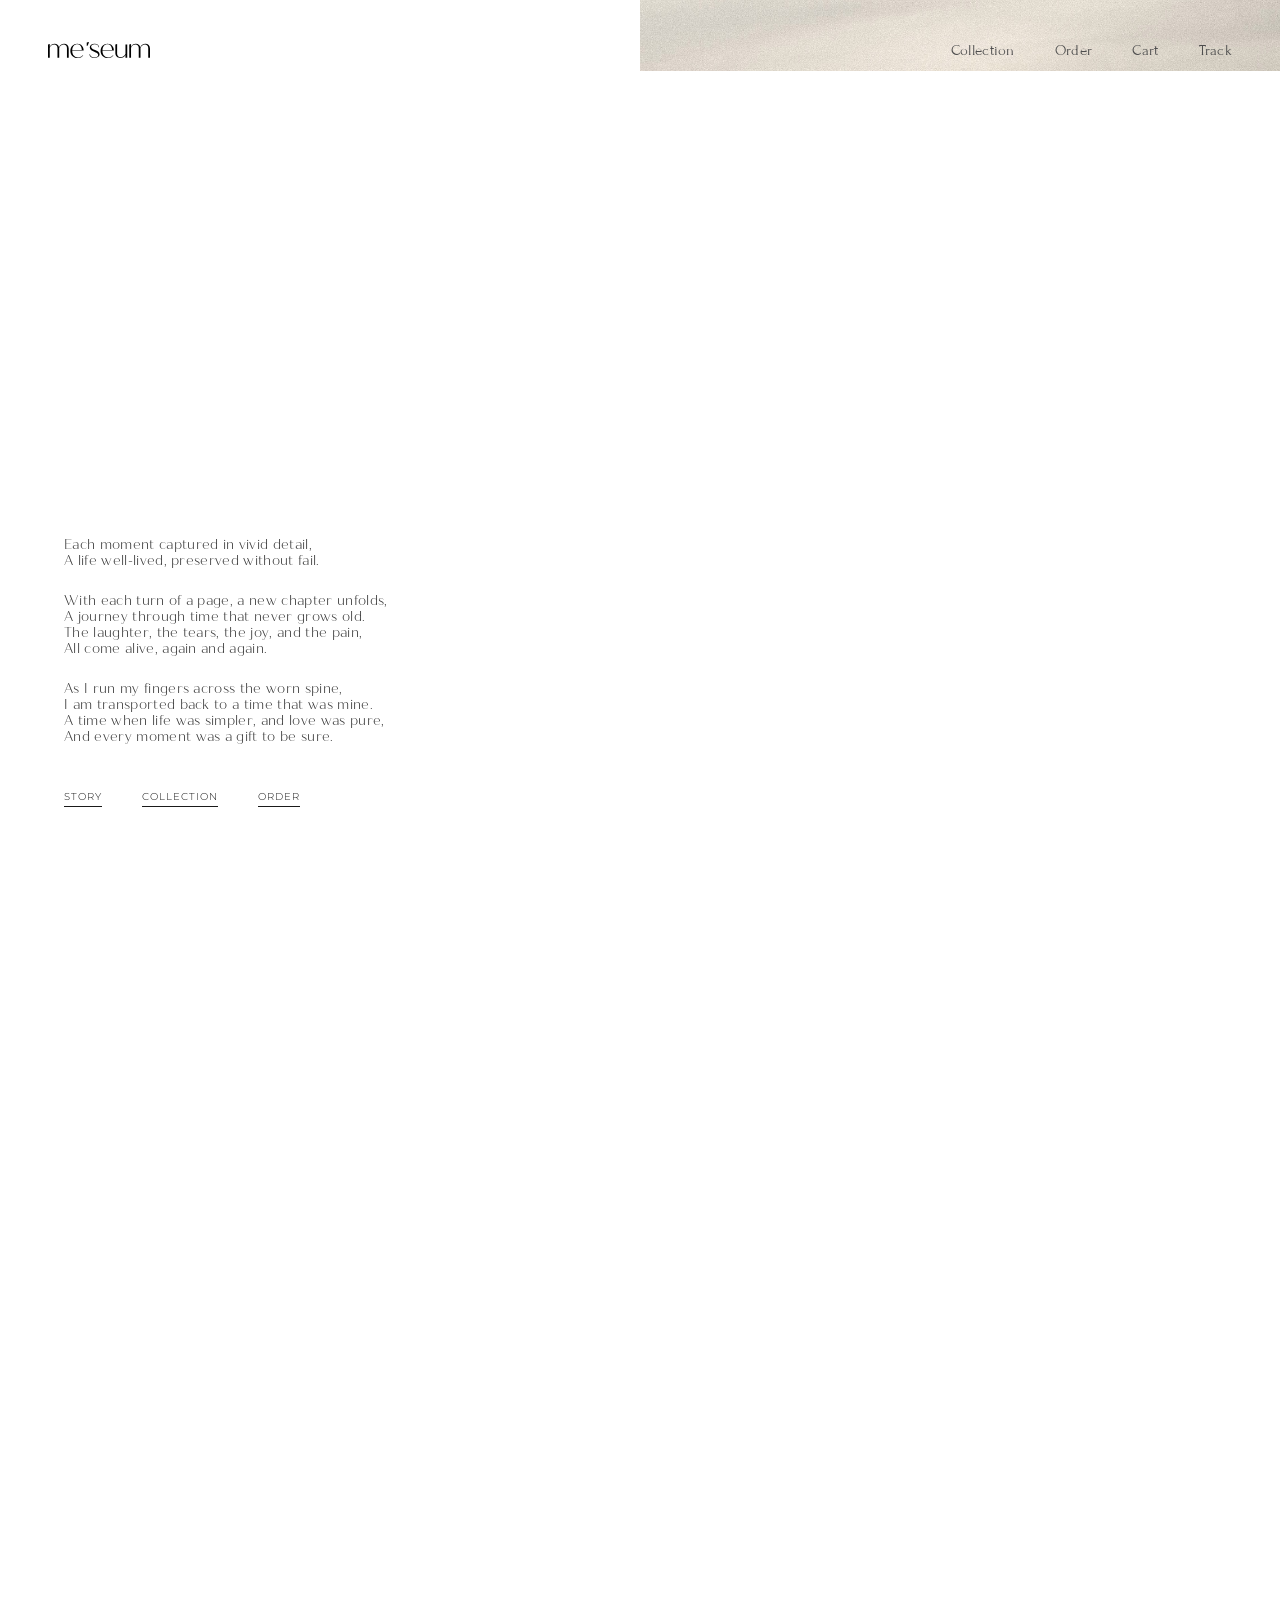
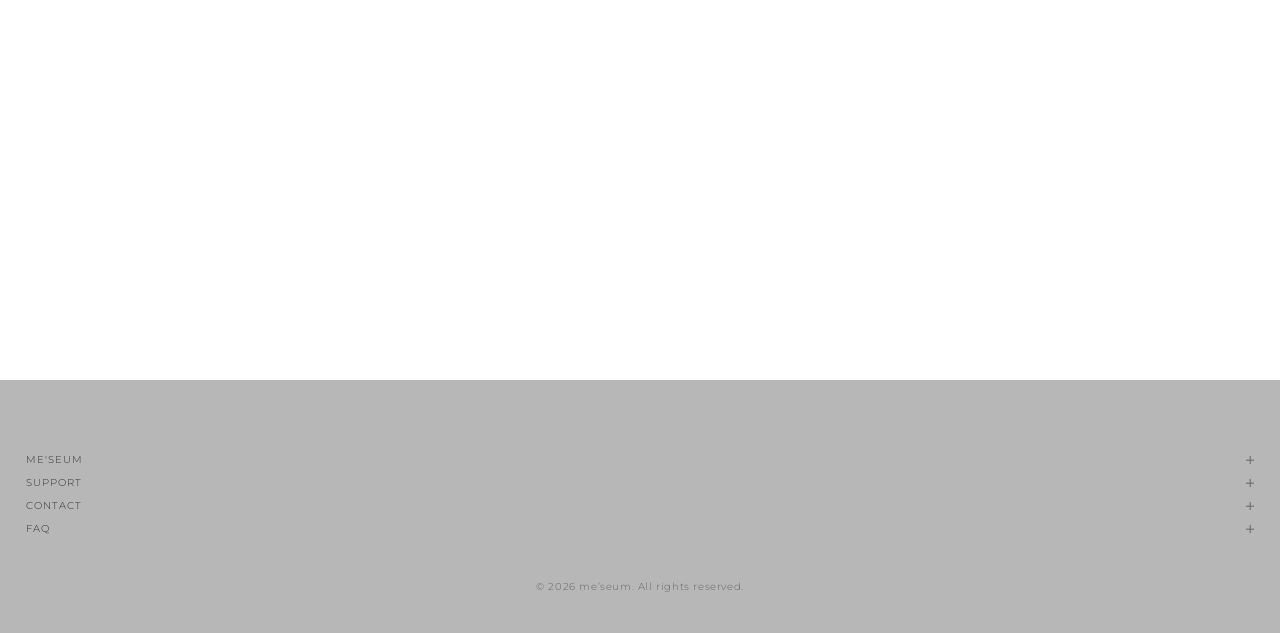
<file: index.html>
<!DOCTYPE html>
<html lang="zh-Hant">
<head>
<meta charset="UTF-8">
<meta name="viewport" content="width=device-width, initial-scale=1.0, maximum-scale=1.0, user-scalable=no">
<title>me'seum — A Treasure uniquely yours</title>
<meta name="description" content="me'seum，將每一段回憶收藏成冊。專屬於你的紀念相冊品牌。">
<link rel="icon" href="images/logo.svg" type="image/svg+xml">
<link rel="preconnect" href="https://fonts.googleapis.com">
<link rel="preconnect" href="https://fonts.gstatic.com" crossorigin>
<link href="https://fonts.googleapis.com/css2?family=Forum&family=Noto+Serif+TC:wght@200&display=swap" rel="stylesheet">
<link rel="stylesheet" href="style.css?v=21">
</head>
<body class="transparent-header">

<header class="site-header" id="siteHeader">
  <a href="/" class="logo" aria-label="me'seum">
    <img src="images/logo.svg" alt="me'seum">
  </a>
  <nav class="desktop-nav">
    <ul>
      <li><a href="collection.html" class="nav-link">Collection</a></li>
      <li><a href="order.html" class="nav-link">Order</a></li>
      <li><a href="cart.html" class="nav-link">Cart<span data-cart-count hidden></span></a></li>
      <li><a href="lookup.html" class="nav-link">Track</a></li>
    </ul>
  </nav>
  <button class="menu-toggle" id="menuToggle" aria-label="開啟選單" aria-expanded="false">
    <span></span>
    <span></span>
  </button>
</header>

<nav class="mobile-nav" id="mobileNav">
  <ul>
    <li><a href="collection.html" class="nav-link">Collection</a></li>
    <li><a href="order.html" class="nav-link">Order</a></li>
    <li><a href="cart.html" class="nav-link">Cart<span data-cart-count hidden></span></a></li>
    <li><a href="lookup.html" class="nav-link">Track</a></li>
  </ul>
</nav>

<main id="top">

  <div class="split-hero">
    <div class="split-hero__pin">

      <section class="hero" id="story">
        <div class="hero__poem">
          <p>Each moment captured in vivid detail,<br>
          A life well-lived, preserved without fail.</p>

          <p>With each turn of a page, a new chapter unfolds,<br>
          A journey through time that never grows old.<br>
          The laughter, the tears, the joy, and the pain,<br>
          All come alive, again and again.</p>

          <p>As I run my fingers across the worn spine,<br>
          I am transported back to a time that was mine.<br>
          A time when life was simpler, and love was pure,<br>
          And every moment was a gift to be sure.</p>
        </div>

        <ul class="hero__links">
          <li><a href="story.html" class="nav-link">STORY</a></li>
          <li><a href="collection.html" class="nav-link">COLLECTION</a></li>
          <li><a href="order.html" class="nav-link">ORDER</a></li>
        </ul>
      </section>

      <section class="photo-banner" id="collection">
        <picture>
          <source media="(min-width: 1024px)" srcset="images/hero-sea-desktop.jpg">
          <img src="images/hero-sea.jpg" alt="me'seum — 平靜海面與天空，象徵時間靜止的回憶片刻" loading="lazy">
        </picture>
      </section>

      <section class="quote" id="quote">
        <p>keep this love in a photograph<br>
        Made these memories for ourselves<br>
        Times are forever frozen still</p>

        <ul class="quote__links">
          <li><a href="https://www.instagram.com/meseum.book?igsh=dnBoNGhxOWt0dWF4" class="nav-link" target="_blank" rel="noopener">INSTAGRAM</a></li>
          <li><a href="https://lin.ee/RDZ6yvA" class="nav-link" target="_blank" rel="noopener">LINE</a></li>
        </ul>
      </section>

      <section class="footer-visual">
        <picture>
          <source media="(min-width: 1024px)" srcset="images/footer-product-desktop.jpg">
          <img src="images/footer-product.jpg" alt="me'seum 紀念相冊實品照" loading="lazy">
        </picture>
      </section>

    </div>
  </div>

</main>

<div class="footer-links" id="footerLinks">
  <div class="footer-links__item" data-accordion>
    <button type="button" class="footer-links__row">
      <span>ME'SEUM</span>
      <span class="footer-links__icon"><span></span><span></span></span>
    </button>
    <div class="footer-links__panel">
      <a href="story.html" class="footer-links__sub">關於 meseum</a>
    </div>
  </div>

  <div class="footer-links__item" data-accordion>
    <button type="button" class="footer-links__row">
      <span>SUPPORT</span>
      <span class="footer-links__icon"><span></span><span></span></span>
    </button>
    <div class="footer-links__panel">
      <a href="lookup.html" class="footer-links__sub">訂單查詢</a>
      <a href="customer-service.html?tab=payment" class="footer-links__sub">付款方式</a>
      <a href="customer-service.html?tab=terms" class="footer-links__sub">訂購須知</a>
      <a href="customer-service.html?tab=overseas" class="footer-links__sub">海外服務</a>
    </div>
  </div>

  <div class="footer-links__item" data-accordion>
    <button type="button" class="footer-links__row">
      <span>CONTACT</span>
      <span class="footer-links__icon"><span></span><span></span></span>
    </button>
    <div class="footer-links__panel">
      <a href="https://lin.ee/RDZ6yvA" class="footer-links__sub" target="_blank" rel="noopener">Line</a>
      <a href="https://www.instagram.com/meseum.book?igsh=dnBoNGhxOWt0dWF4" class="footer-links__sub" target="_blank" rel="noopener">Instagram</a>
      <a href="mailto:meseum.book@gmail.com" class="footer-links__sub">Email</a>
    </div>
  </div>

  <div class="footer-links__item" data-accordion>
    <button type="button" class="footer-links__row">
      <span>FAQ</span>
      <span class="footer-links__icon"><span></span><span></span></span>
    </button>
    <div class="footer-links__panel">
      <a href="customer-service.html" class="footer-links__sub">常見問題</a>
    </div>
  </div>

  <p class="footer-links__copyright">&copy; <span id="year"></span> me&rsquo;seum. All rights reserved.</p>
</div>

<script src="cart-store.js?v=9"></script>
<script src="script.js?v=15"></script>
</body>
</html>
</file>
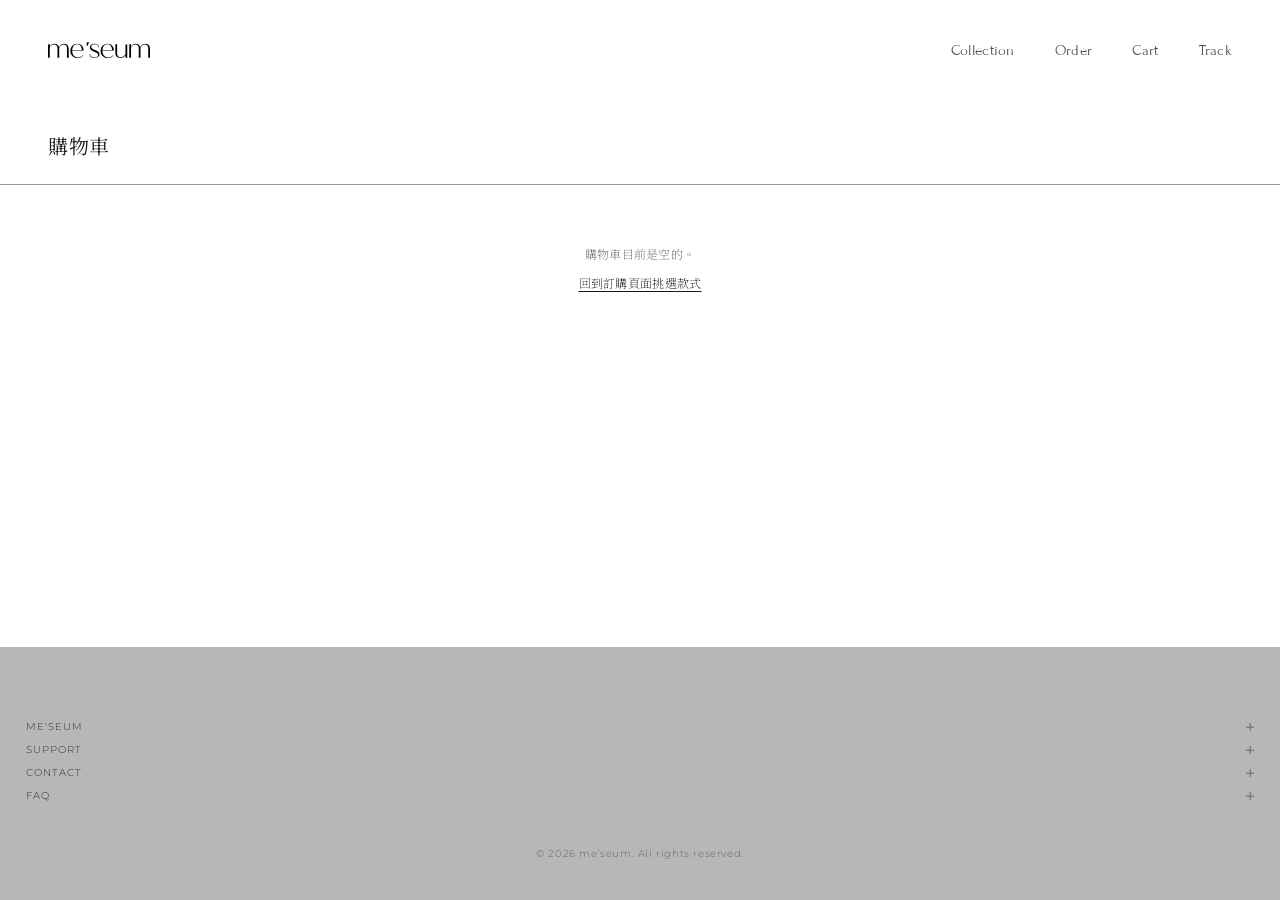
<file: cart.html>
<!DOCTYPE html>
<html lang="zh-Hant">
<head>
<meta charset="UTF-8">
<meta name="viewport" content="width=device-width, initial-scale=1.0, maximum-scale=1.0, user-scalable=no">
<title>購物車 — me'seum</title>
<meta name="description" content="me'seum 購物車。">
<link rel="icon" href="images/logo.svg" type="image/svg+xml">
<link rel="preconnect" href="https://fonts.googleapis.com">
<link rel="preconnect" href="https://fonts.gstatic.com" crossorigin>
<link href="https://fonts.googleapis.com/css2?family=Forum&family=Noto+Serif+TC:wght@200&display=swap" rel="stylesheet">
<link rel="stylesheet" href="style.css?v=21">
<link rel="stylesheet" href="order-detail.css?v=13">
<link rel="stylesheet" href="cart.css?v=9">
</head>
<body>

<header class="site-header" id="siteHeader">
  <a href="/" class="logo" aria-label="me'seum">
    <img src="images/logo.svg" alt="me'seum">
  </a>
  <nav class="desktop-nav">
    <ul>
      <li><a href="collection.html" class="nav-link">Collection</a></li>
      <li><a href="order.html" class="nav-link">Order</a></li>
      <li><a href="cart.html" class="nav-link">Cart<span data-cart-count hidden></span></a></li>
      <li><a href="lookup.html" class="nav-link">Track</a></li>
    </ul>
  </nav>
  <button class="menu-toggle" id="menuToggle" aria-label="開啟選單" aria-expanded="false">
    <span></span>
    <span></span>
  </button>
</header>

<nav class="mobile-nav" id="mobileNav">
  <ul>
    <li><a href="collection.html" class="nav-link">Collection</a></li>
    <li><a href="order.html" class="nav-link">Order</a></li>
    <li><a href="cart.html" class="nav-link">Cart<span data-cart-count hidden></span></a></li>
    <li><a href="lookup.html" class="nav-link">Track</a></li>
  </ul>
</nav>

<main class="cart-page" id="cartPage">
  <h1 class="cart-page__title">購物車</h1>

  <div id="cartItems"></div>

  <p class="cart-empty" id="cartEmpty" hidden>購物車目前是空的。<a href="order.html">回到訂購頁面挑選款式</a></p>

  <form class="order-form checkout-form" id="checkoutForm" novalidate hidden>
    <div class="field field--text" data-field="discountCode">
      <label class="field__row">
        <span class="field__label">專屬折扣碼</span>
        <input type="text" class="field__input" id="discountCode" autocomplete="off">
      </label>
      <p class="field__hint" id="discountHint"></p>
    </div>

    <div class="field field--text" data-field="lineName" data-required="true">
      <label class="field__row">
        <span class="field__label">Line名稱（非帳號ID）</span>
        <input type="text" class="field__input" id="lineName" autocomplete="off">
      </label>
    </div>

    <div class="field field--text" data-field="recipientName" data-required="true">
      <label class="field__row">
        <span class="field__label">收件人姓名</span>
        <input type="text" class="field__input" id="recipientName" autocomplete="name">
      </label>
    </div>

    <div class="field field--text" data-field="recipientPhone" data-required="true">
      <label class="field__row">
        <span class="field__label">收件人電話</span>
        <input type="tel" class="field__input" id="recipientPhone" autocomplete="tel">
      </label>
    </div>

    <div class="field field--accordion" data-field="shipping" data-required="true">
      <button type="button" class="field__row">
        <span class="field__label">配送方式</span>
        <span class="field__value" data-empty="+"></span>
      </button>
      <div class="field__options">
        <button type="button" class="option" data-type="711" data-fee="60" data-label="711店到店">711店到店 $60</button>
        <button type="button" class="option" data-type="family" data-fee="60" data-label="全家店到店">全家店到店 $60</button>
        <button type="button" class="option" data-type="home" data-fee="150" data-label="宅配">宅配 $150</button>
        <button type="button" class="option" data-type="oversea" data-fee="0" data-label="海外宅配">海外宅配</button>
      </div>
    </div>

    <div class="field field--text" data-field="shippingDetail" data-required="true" id="shippingDetailField" hidden>
      <label class="field__row">
        <span class="field__label" id="shippingDetailLabel">收件地址</span>
        <input type="text" class="field__input" id="shippingDetail" autocomplete="off">
      </label>
      <p class="field__hint field__hint--note" id="shippingFeeNote"></p>
    </div>

    <div class="field field--text" data-field="email" data-required="true">
      <label class="field__row">
        <span class="field__label">Email Address</span>
        <input type="email" class="field__input" id="email" autocomplete="email">
      </label>
    </div>

    <div class="field field--terms" data-field="terms" data-required="true">
      <button type="button" class="field__row" id="openTerms">
        <span class="field__label">詳閱訂購須知</span>
        <span class="terms-check">
          <span class="terms-check__box" id="termsBox"></span>
          <span class="terms-check__text">我已同意訂購須知規範</span>
        </span>
      </button>
    </div>

    <div class="field field--text" data-field="remark">
      <label class="field__row">
        <span class="field__label">備註</span>
        <input type="text" class="field__input" id="remark" autocomplete="off">
      </label>
    </div>
  </form>

  <div class="cart-summary" id="cartSummary" hidden>
    <div class="cart-summary__row">
      <span>商品金額</span>
      <span id="summaryBooks">$0</span>
    </div>
    <div id="summaryShippingList"></div>
    <div class="cart-summary__row cart-summary__row--total">
      <span>TOTAL</span>
      <span id="summaryTotal">$0</span>
    </div>
  </div>

  <button type="submit" form="checkoutForm" class="submit-btn" id="checkoutBtn" hidden>送出訂單</button>
  <p class="cart-error" id="checkoutError" hidden></p>
</main>

<div class="footer-links" id="footerLinks">
  <div class="footer-links__item" data-accordion>
    <button type="button" class="footer-links__row">
      <span>ME'SEUM</span>
      <span class="footer-links__icon"><span></span><span></span></span>
    </button>
    <div class="footer-links__panel">
      <a href="story.html" class="footer-links__sub">關於 meseum</a>
    </div>
  </div>

  <div class="footer-links__item" data-accordion>
    <button type="button" class="footer-links__row">
      <span>SUPPORT</span>
      <span class="footer-links__icon"><span></span><span></span></span>
    </button>
    <div class="footer-links__panel">
      <a href="lookup.html" class="footer-links__sub">訂單查詢</a>
      <a href="customer-service.html?tab=payment" class="footer-links__sub">付款方式</a>
      <a href="customer-service.html?tab=terms" class="footer-links__sub">訂購須知</a>
      <a href="customer-service.html?tab=overseas" class="footer-links__sub">海外服務</a>
    </div>
  </div>

  <div class="footer-links__item" data-accordion>
    <button type="button" class="footer-links__row">
      <span>CONTACT</span>
      <span class="footer-links__icon"><span></span><span></span></span>
    </button>
    <div class="footer-links__panel">
      <a href="https://lin.ee/RDZ6yvA" class="footer-links__sub" target="_blank" rel="noopener">Line</a>
      <a href="https://www.instagram.com/meseum.book?igsh=dnBoNGhxOWt0dWF4" class="footer-links__sub" target="_blank" rel="noopener">Instagram</a>
      <a href="mailto:meseum.book@gmail.com" class="footer-links__sub">Email</a>
    </div>
  </div>

  <div class="footer-links__item" data-accordion>
    <button type="button" class="footer-links__row">
      <span>FAQ</span>
      <span class="footer-links__icon"><span></span><span></span></span>
    </button>
    <div class="footer-links__panel">
      <a href="customer-service.html" class="footer-links__sub">常見問題</a>
    </div>
  </div>

  <p class="footer-links__copyright">&copy; <span id="year"></span> me&rsquo;seum. All rights reserved.</p>
</div>

<div class="modal" id="termsModal" aria-hidden="true">
  <div class="modal__overlay" id="termsOverlay"></div>
  <div class="modal__panel">
    <div class="modal__header">
      <span>訂購須知</span>
      <button type="button" class="modal__close" id="closeTerms" aria-label="關閉">&times;</button>
    </div>
    <div class="modal__body" id="modalBody">
      <p>1. 每本商品皆為獨一無二，會依照片數量、順序需求等不同因素有不同的編排設計，皆會依照meseum品牌風格呈現，請務必接受及認同再下單。</p>
      <p>2. 除現有標註之可自訂編輯範圍及選項，其餘設計包括字體大小、字型、顏色、頁數等皆屬品牌設計不可調整。</p>
      <p>3. 訂製書皆以附自然紋理之美術紙印製，印刷後為帶有粗糙粒子的視覺效果呈現，非細緻的清晰高畫質，(照片本身的畫質高低也會加以影響)，可接受再下單。</p>
      <p>4. 無提供校稿服務，書本完成編排後將直接送印，如有特殊需求及想法等皆需於提交製作時完成溝通及討論。</p>
      <p>5. 完成提交製作後，不可再更改款式及內容。</p>
      <p>6. 不接受因個人喜好等非商品瑕疵因素取消訂單或退貨。</p>
      <p>7. 製作日程約提交製作後12–14週，實際出貨時間將依當期訂單量另行通知，急件請勿下單。</p>
      <p class="modal__body--emphasis">8. 如有指定收件日期（婚禮、生日、紀念日等所需），請務必提前三個月（12週）下單，且務必於訂單備註中或官方line告知指定收件日期（少於三個月之訂單皆不保證指定收件日）。</p>
      <p>9. 送出訂單即代表您已詳閱並同意以上須知規範。</p>
    </div>
    <label class="modal__agree" id="modalAgreeRow">
      <input type="checkbox" id="modalAgreeCheckbox">
      <span class="terms-check__box" id="modalAgreeBox"></span>
      <span>我已同意訂購須知規範<em>（務必詳閱訂購須知，可接受再下單）</em></span>
    </label>
  </div>
</div>

<script src="products.js?v=10"></script>
<script src="cart-store.js?v=9"></script>
<script src="discount-codes.js?v=17"></script>
<script src="script.js?v=15"></script>
<script src="cart.js?v=9"></script>
</body>
</html>
</file>
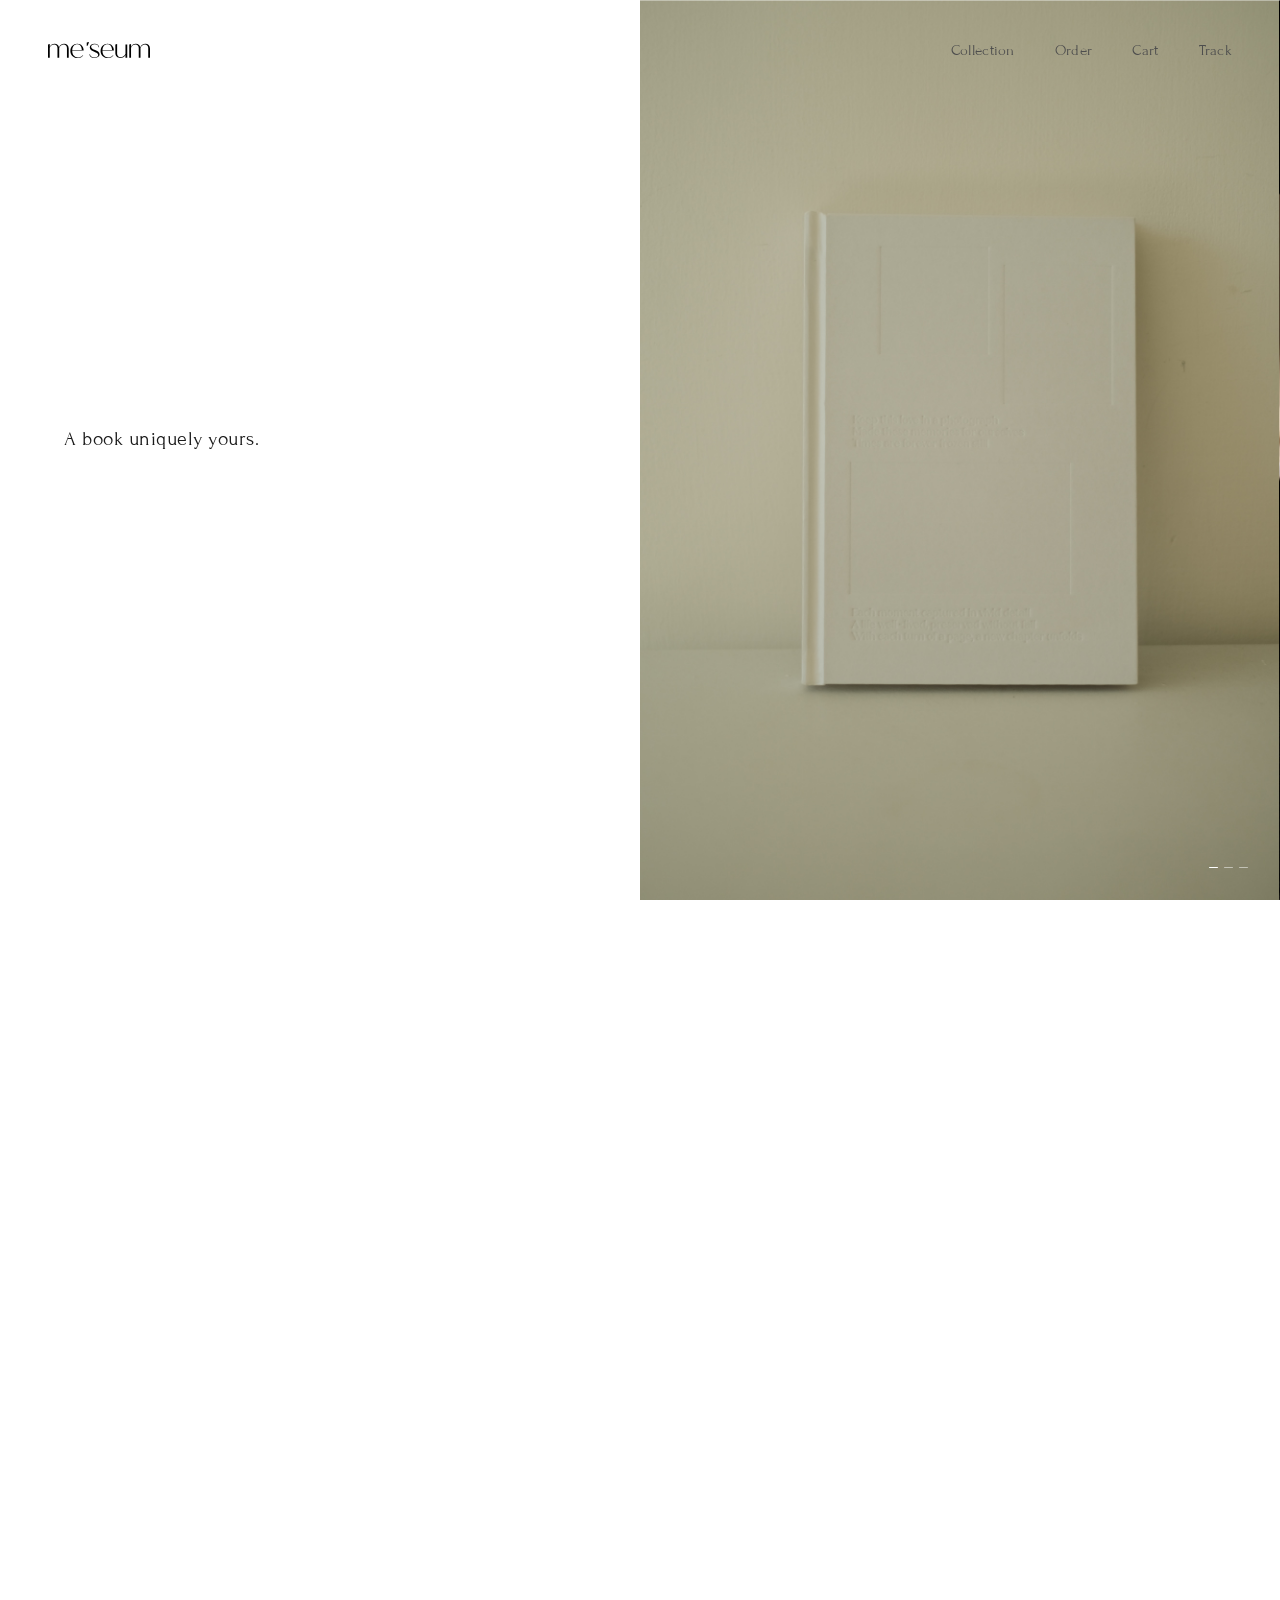
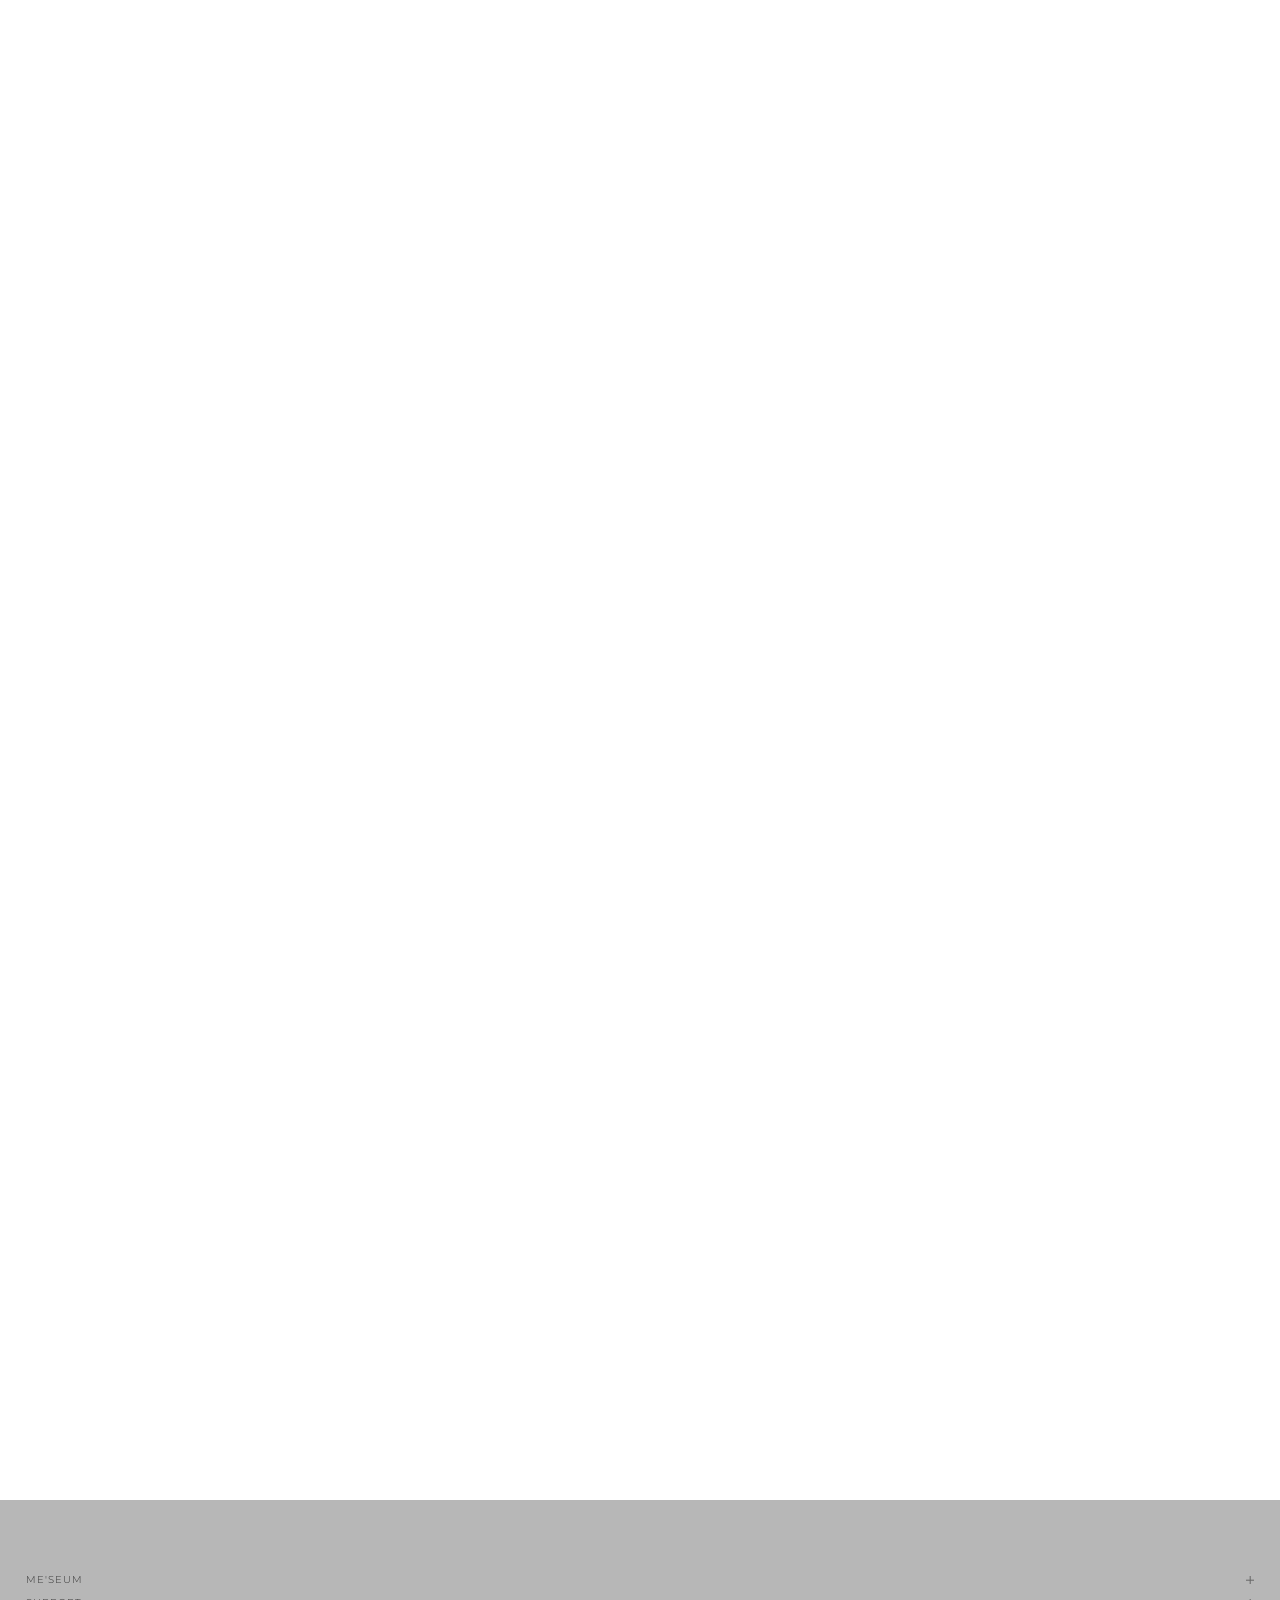
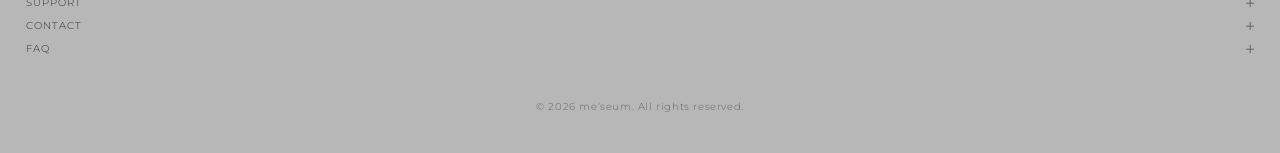
<file: collection.html>
<!DOCTYPE html>
<html lang="zh-Hant">
<head>
<meta charset="UTF-8">
<meta name="viewport" content="width=device-width, initial-scale=1.0, maximum-scale=1.0, user-scalable=no">
<title>COLLECTION — me'seum</title>
<meta name="description" content="me'seum 訂製書系列介紹，材質、頁數與四款款式特色一覽。">
<link rel="icon" href="images/logo.svg" type="image/svg+xml">
<link rel="preconnect" href="https://fonts.googleapis.com">
<link rel="preconnect" href="https://fonts.gstatic.com" crossorigin>
<link href="https://fonts.googleapis.com/css2?family=Forum&family=Noto+Serif+TC:wght@200&display=swap" rel="stylesheet">
<link rel="stylesheet" href="style.css?v=21">
<link rel="stylesheet" href="collection.css?v=43">
</head>
<body class="transparent-header">

<header class="site-header" id="siteHeader">
  <a href="/" class="logo" aria-label="me'seum">
    <img src="images/logo.svg" alt="me'seum">
  </a>
  <nav class="desktop-nav">
    <ul>
      <li><a href="collection.html" class="nav-link">Collection</a></li>
      <li><a href="order.html" class="nav-link">Order</a></li>
      <li><a href="cart.html" class="nav-link">Cart<span data-cart-count hidden></span></a></li>
      <li><a href="lookup.html" class="nav-link">Track</a></li>
    </ul>
  </nav>
  <button class="menu-toggle" id="menuToggle" aria-label="開啟選單" aria-expanded="false">
    <span></span>
    <span></span>
  </button>
</header>

<nav class="mobile-nav" id="mobileNav">
  <ul>
    <li><a href="collection.html" class="nav-link">Collection</a></li>
    <li><a href="order.html" class="nav-link">Order</a></li>
    <li><a href="cart.html" class="nav-link">Cart<span data-cart-count hidden></span></a></li>
    <li><a href="lookup.html" class="nav-link">Track</a></li>
  </ul>
</nav>

<main class="collection collection--mobile">

  <section class="collection-photos">
    <img src="images/collection/1.jpg" alt="me'seum 書籍細節" loading="lazy">
  </section>

  <div class="photo-carousel">
    <div class="photo-carousel__track">
      <img class="photo-carousel__img" src="images/collection/2-1.jpg" alt="me'seum 書籍細節樣式一">
      <img class="photo-carousel__img" src="images/collection/2-2.jpg" alt="me'seum 書籍細節樣式二">
    </div>
    <div class="photo-carousel__dots">
      <span class="photo-carousel__dot is-active"></span>
      <span class="photo-carousel__dot"></span>
    </div>
  </div>

  <section class="collection-text">
    <p class="collection-text__title">A book uniquely yours.</p>
  </section>

  <section class="collection-photos">
    <img src="images/collection/3.jpg" alt="me'seum 書籍封面樣式" loading="lazy">
  </section>

  <section class="collection-text">
    <p class="collection-text__title">厚板方背精裝裝幀</p>
    <p class="collection-text__body">書本尺寸15.3x21.6公分（約A5大小），<br>以加厚的3mm紙板裱美術紙，加深書本的厚實份量</p>
  </section>

  <div class="photo-carousel">
    <div class="photo-carousel__track">
      <img class="photo-carousel__img" src="images/collection/4-1.jpg" alt="me'seum 美術紙質感樣式一">
      <img class="photo-carousel__img" src="images/collection/4-2.jpg" alt="me'seum 美術紙質感樣式二">
      <img class="photo-carousel__img" src="images/collection/4-3.jpg" alt="me'seum 美術紙質感樣式三">
    </div>
    <div class="photo-carousel__dots">
      <span class="photo-carousel__dot is-active"></span>
      <span class="photo-carousel__dot"></span>
      <span class="photo-carousel__dot"></span>
    </div>
  </div>

  <section class="collection-text">
    <p class="collection-text__title">賦有溫度手感的美術紙製作</p>
    <p class="collection-text__body">書籍封面及扉頁以細緻溫潤的德國馬諦斯紙、自然紋理的日本丹迪紙製作<br>內頁以擁有纖維紋理的沐光紙呈現細緻的書籍翻閱手感</p>
  </section>

  <div class="photo-carousel">
    <div class="photo-carousel__track">
      <img class="photo-carousel__img" src="images/collection/5-1.jpg" alt="me'seum 訂製封面樣式一">
      <img class="photo-carousel__img" src="images/collection/5-2.jpg" alt="me'seum 訂製封面樣式二">
      <img class="photo-carousel__img" src="images/collection/5-3.jpg" alt="me'seum 訂製封面樣式三">
    </div>
    <div class="photo-carousel__dots">
      <span class="photo-carousel__dot is-active"></span>
      <span class="photo-carousel__dot"></span>
      <span class="photo-carousel__dot"></span>
    </div>
  </div>

  <section class="collection-photos">
    <img src="images/collection/6.jpg" alt="me'seum 書籍內頁編排" loading="lazy">
  </section>

  <section class="collection-text">
    <p class="collection-text__title">獨有的美感訂製書</p>
    <p class="collection-text__body">同時擁有品牌設計美感及專屬自訂的獨一無二珍藏</p>
    <div class="collection-text__note">
      <p>- 自訂編輯的選項範圍各款式皆不同</p>
      <p>- 書本內容編排皆為品牌設計製作，僅需提供照片及想要的文字內容</p>
      <p>- 下單完成後，提供專屬共享相簿上傳照片</p>
    </div>
  </section>

  <div class="photo-carousel">
    <div class="photo-carousel__track">
      <img class="photo-carousel__img" src="images/collection/7-1.jpg" alt="me'seum 訂製書樣式一">
      <img class="photo-carousel__img" src="images/collection/7-2.jpg" alt="me'seum 訂製書樣式二">
      <img class="photo-carousel__img" src="images/collection/7-3.jpg" alt="me'seum 訂製書樣式三">
    </div>
    <div class="photo-carousel__dots">
      <span class="photo-carousel__dot is-active"></span>
      <span class="photo-carousel__dot"></span>
      <span class="photo-carousel__dot"></span>
    </div>
  </div>

  <section class="collection-text">
    <p class="collection-text__title">手感厚度頁數</p>
    <p class="collection-text__body"><span class="collection-text__highlight">80頁 / 120頁</span><span class="collection-text__inline-note">*Ethereal款僅提供120頁</span></p>
    <p class="collection-text__body">依訂購頁數提供照片數量及其他文字內容</p>
    <div class="collection-text__note">
      <p>內容純屬照片的建議數量：<br>80頁 - 78至90張照片呈現效果最佳，最多100張<br>120頁 - 118至140張照片呈現效果最佳，最多160張</p>
    </div>
  </section>

  <div class="photo-carousel">
    <div class="photo-carousel__track">
      <img class="photo-carousel__img" src="images/collection/8-1.jpg" alt="me'seum 訂製書陳列樣式一">
      <img class="photo-carousel__img" src="images/collection/8-2.jpg" alt="me'seum 訂製書陳列樣式二">
    </div>
    <div class="photo-carousel__dots">
      <span class="photo-carousel__dot is-active"></span>
      <span class="photo-carousel__dot"></span>
    </div>
  </div>

  <section class="collection-text">
    <p class="collection-text__body">精緻品牌包裝盒，一份獨一無二的禮物</p>
  </section>

  <div class="photo-carousel">
    <div class="photo-carousel__track">
      <img class="photo-carousel__img" src="images/collection/9-1.jpg" alt="me'seum 品牌包裝盒樣式一">
      <img class="photo-carousel__img" src="images/collection/9-2.jpg" alt="me'seum 品牌包裝盒樣式二">
      <img class="photo-carousel__img" src="images/collection/9-3.jpg" alt="me'seum 品牌包裝盒樣式三">
    </div>
    <div class="photo-carousel__dots">
      <span class="photo-carousel__dot is-active"></span>
      <span class="photo-carousel__dot"></span>
      <span class="photo-carousel__dot"></span>
    </div>
  </div>

  <section class="collection-heading">
    <p>Collection</p>
  </section>

  <section class="cs-style" id="csStyle">
    <div class="cs-style__hero">
      <img class="cs-style__hero-img is-active" data-style="ethereal" src="images/collection/style-ethereal-cover.jpg" alt="Ethereal">
      <img class="cs-style__hero-img" data-style="moment" src="images/collection/style-moment-cover.jpg" alt="Moment" hidden>
      <img class="cs-style__hero-img" data-style="harmony" src="images/collection/style-harmony-cover.jpg" alt="Harmony" hidden>
      <img class="cs-style__hero-img" data-style="serenity" src="images/collection/style-serenity-cover.jpg" alt="Serenity" hidden>
    </div>

    <nav class="cs-style__tabs">
      <button type="button" class="cs-style__tab is-active" data-style="ethereal">Ethereal</button>
      <button type="button" class="cs-style__tab" data-style="moment">Moment</button>
      <button type="button" class="cs-style__tab" data-style="harmony">Harmony</button>
      <button type="button" class="cs-style__tab" data-style="serenity">Serenity</button>
    </nav>

    <div class="cs-style__panel is-active" data-style="ethereal">
      <img class="cs-style__photos" src="images/collection/style-ethereal-photos.jpg" alt="Ethereal 款內頁樣式">
      <div class="cs-style__features">
        <div class="cs-style__col">
          <p>・ 精緻立體打凹</p>
          <p>・ 專屬封面貼紙</p>
          <p>・ 方背厚板精裝</p>
        </div>
        <div class="cs-style__col">
          <p>・ 120 頁</p>
          <p>・ 柔亮白 / 裸米黃</p>
          <p>・ 馬諦斯紙、沐光紙</p>
        </div>
      </div>
    </div>

    <div class="cs-style__panel" data-style="moment" hidden>
      <img class="cs-style__photos" src="images/collection/style-moment-photos.jpg" alt="Moment 款內頁樣式">
      <div class="cs-style__features">
        <div class="cs-style__col">
          <p>・ 6格精選圖</p>
          <p>・ 方背厚板精裝</p>
          <p>・ 80 / 120 頁</p>
        </div>
        <div class="cs-style__col">
          <p>・ 米 / 白</p>
          <p>・ 丹迪紙、沐光紙</p>
        </div>
      </div>
    </div>

    <div class="cs-style__panel" data-style="harmony" hidden>
      <img class="cs-style__photos" src="images/collection/style-harmony-photos.jpg" alt="Harmony 款內頁樣式">
      <div class="cs-style__features">
        <div class="cs-style__col">
          <p>・ 單張精選圖</p>
          <p>・ 方背厚板精裝</p>
          <p>・ 80 / 120 頁</p>
        </div>
        <div class="cs-style__col">
          <p>・ 米 / 白</p>
          <p>・ 丹迪紙、沐光紙</p>
        </div>
      </div>
    </div>

    <div class="cs-style__panel" data-style="serenity" hidden>
      <img class="cs-style__photos" src="images/collection/style-serenity-photos.jpg" alt="Serenity 款內頁樣式">
      <div class="cs-style__features">
        <div class="cs-style__col">
          <p>・ 純文字</p>
          <p>・ 方背厚板精裝</p>
          <p>・ 80 / 120 頁</p>
        </div>
        <div class="cs-style__col">
          <p>・ 米 / 白</p>
          <p>・ 丹迪紙、沐光紙</p>
        </div>
      </div>
    </div>
  </section>

  <div class="collection-cta">
    <a href="order.html" class="collection-cta__btn">立即前往選購</a>
  </div>

</main>

<div class="split-collection">
  <div class="split-collection__pin">

    <div class="split-collection__text" data-group="1">
      <p class="collection-text__title">A book uniquely yours.</p>
    </div>
    <div class="split-collection__photo" data-group="1">
      <div class="photo-carousel">
        <div class="photo-carousel__track">
          <img class="photo-carousel__img" src="images/collection-desktop/1-1.jpg" alt="me'seum 訂製書樣式一">
          <img class="photo-carousel__img" src="images/collection-desktop/1-2.jpg" alt="me'seum 訂製書樣式二">
          <img class="photo-carousel__img" src="images/collection-desktop/1-3.jpg" alt="me'seum 訂製書樣式三">
        </div>
        <div class="photo-carousel__dots photo-carousel__dots--corner">
          <span class="photo-carousel__dot is-active"></span>
          <span class="photo-carousel__dot"></span>
          <span class="photo-carousel__dot"></span>
        </div>
      </div>
    </div>

    <div class="split-collection__text" data-group="2">
      <p class="collection-text__title">厚板方背精裝裝幀</p>
      <p class="collection-text__body">書本尺寸15.3x21.6公分（約A5大小），<br>以加厚的3mm紙板裱美術紙，加深書本的厚實份量</p>
    </div>
    <div class="split-collection__photo" data-group="2">
      <div class="photo-carousel" data-carousel-group="2">
        <div class="photo-carousel__track">
          <img class="photo-carousel__img" src="images/collection-desktop/2-1.jpg" alt="me'seum 書籍細節樣式一">
          <img class="photo-carousel__img" src="images/collection-desktop/2-2.jpg" alt="me'seum 書籍細節樣式二">
          <img class="photo-carousel__img" src="images/collection-desktop/2-3.jpg" alt="me'seum 書籍細節樣式三">
        </div>
        <div class="photo-carousel__dots photo-carousel__dots--corner">
          <span class="photo-carousel__dot is-active"></span>
          <span class="photo-carousel__dot"></span>
          <span class="photo-carousel__dot"></span>
        </div>
      </div>
    </div>

    <div class="split-collection__text" data-group="3">
      <p class="collection-text__title">賦有溫度手感的美術紙製作</p>
      <p class="collection-text__body">書籍封面及扉頁以細緻溫潤的德國馬諦斯紙、自然紋理的日本丹迪紙製作<br>內頁以擁有纖維紋理的沐光紙呈現細緻的書籍翻閱手感</p>
    </div>
    <div class="split-collection__photo" data-group="3">
      <div class="photo-carousel" data-carousel-group="3">
        <div class="photo-carousel__track">
          <img class="photo-carousel__img" src="images/collection-desktop/3-1.jpg" alt="me'seum 美術紙質感樣式一">
          <img class="photo-carousel__img" src="images/collection-desktop/3-2.jpg" alt="me'seum 美術紙質感樣式二">
          <img class="photo-carousel__img" src="images/collection-desktop/3-3.jpg" alt="me'seum 美術紙質感樣式三">
        </div>
        <div class="photo-carousel__dots photo-carousel__dots--corner">
          <span class="photo-carousel__dot is-active"></span>
          <span class="photo-carousel__dot"></span>
          <span class="photo-carousel__dot"></span>
        </div>
      </div>
    </div>

    <div class="split-collection__text" data-group="4">
      <p class="collection-text__title">獨有的美感訂製書</p>
      <p class="collection-text__body">同時擁有品牌設計美感及專屬自訂的獨一無二珍藏</p>
      <div class="collection-text__note">
        <p>- 自訂編輯的選項範圍各款式皆不同</p>
        <p>- 書本內容編排皆為品牌設計製作，僅需提供照片及想要的文字內容</p>
        <p>- 下單完成後，提供專屬共享相簿上傳照片</p>
      </div>
    </div>
    <div class="split-collection__photo" data-group="4">
      <div class="photo-carousel" data-carousel-group="4">
        <div class="photo-carousel__track">
          <img class="photo-carousel__img" src="images/collection-desktop/4-1.jpg" alt="me'seum 訂製書樣式一">
          <img class="photo-carousel__img" src="images/collection-desktop/4-2.jpg" alt="me'seum 訂製書樣式二">
          <img class="photo-carousel__img" src="images/collection-desktop/4-3.jpg" alt="me'seum 訂製書樣式三">
        </div>
        <div class="photo-carousel__dots photo-carousel__dots--corner">
          <span class="photo-carousel__dot is-active"></span>
          <span class="photo-carousel__dot"></span>
          <span class="photo-carousel__dot"></span>
        </div>
      </div>
    </div>

    <div class="split-collection__text" data-group="5">
      <p class="collection-text__title">手感厚度頁數</p>
      <p class="collection-text__body"><span class="collection-text__highlight">80頁 / 120頁</span><span class="collection-text__inline-note">*Ethereal款僅提供120頁</span></p>
      <p class="collection-text__body">依訂購頁數提供照片數量及其他文字內容</p>
      <div class="collection-text__note">
        <p>內容純屬照片的建議數量：<br>80頁 - 78至90張照片呈現效果最佳，最多100張<br>120頁 - 118至140張照片呈現效果最佳，最多160張</p>
      </div>
    </div>
    <div class="split-collection__photo" data-group="5">
      <div class="photo-carousel">
        <div class="photo-carousel__track">
          <img class="photo-carousel__img" src="images/collection-desktop/5-1.jpg" alt="me'seum 訂製書陳列樣式一">
          <img class="photo-carousel__img" src="images/collection-desktop/5-2.jpg" alt="me'seum 訂製書陳列樣式二">
        </div>
        <div class="photo-carousel__dots photo-carousel__dots--corner">
          <span class="photo-carousel__dot is-active"></span>
          <span class="photo-carousel__dot"></span>
        </div>
      </div>
    </div>

    <div class="split-collection__text" data-group="6">
      <p class="collection-text__body">精緻品牌包裝盒，一份獨一無二的禮物</p>
    </div>
    <div class="split-collection__photo" data-group="6">
      <div class="photo-carousel" data-carousel-group="6">
        <div class="photo-carousel__track">
          <img class="photo-carousel__img" src="images/collection-desktop/6-1.jpg" alt="me'seum 品牌包裝盒樣式一">
          <img class="photo-carousel__img" src="images/collection-desktop/6-2.jpg" alt="me'seum 品牌包裝盒樣式二">
          <img class="photo-carousel__img" src="images/collection-desktop/6-3.jpg" alt="me'seum 品牌包裝盒樣式三">
        </div>
        <div class="photo-carousel__dots photo-carousel__dots--corner">
          <span class="photo-carousel__dot is-active"></span>
          <span class="photo-carousel__dot"></span>
          <span class="photo-carousel__dot"></span>
        </div>
      </div>
    </div>

    <div class="split-collection__text" data-group="7">
      <nav class="cs-style__tabs cs-style__tabs--desktop">
        <button type="button" class="cs-style__tab is-active" data-style="ethereal">Ethereal</button>
        <button type="button" class="cs-style__tab" data-style="moment">Moment</button>
        <button type="button" class="cs-style__tab" data-style="harmony">Harmony</button>
        <button type="button" class="cs-style__tab" data-style="serenity">Serenity</button>
      </nav>

      <div class="cs-style__panel is-active" data-style="ethereal">
        <div class="cs-style__features">
          <div class="cs-style__col">
            <p>・ 精緻立體打凹</p>
            <p>・ 專屬封面貼紙</p>
            <p>・ 方背厚板精裝</p>
          </div>
          <div class="cs-style__col">
            <p>・ 120 頁</p>
            <p>・ 柔亮白 / 裸米黃</p>
            <p>・ 馬諦斯紙、沐光紙</p>
          </div>
        </div>
      </div>

      <div class="cs-style__panel" data-style="moment" hidden>
        <div class="cs-style__features">
          <div class="cs-style__col">
            <p>・ 6格精選圖</p>
            <p>・ 方背厚板精裝</p>
            <p>・ 80 / 120 頁</p>
          </div>
          <div class="cs-style__col">
            <p>・ 米 / 白</p>
            <p>・ 丹迪紙、沐光紙</p>
          </div>
        </div>
      </div>

      <div class="cs-style__panel" data-style="harmony" hidden>
        <div class="cs-style__features">
          <div class="cs-style__col">
            <p>・ 單張精選圖</p>
            <p>・ 方背厚板精裝</p>
            <p>・ 80 / 120 頁</p>
          </div>
          <div class="cs-style__col">
            <p>・ 米 / 白</p>
            <p>・ 丹迪紙、沐光紙</p>
          </div>
        </div>
      </div>

      <div class="cs-style__panel" data-style="serenity" hidden>
        <div class="cs-style__features">
          <div class="cs-style__col">
            <p>・ 純文字</p>
            <p>・ 方背厚板精裝</p>
            <p>・ 80 / 120 頁</p>
          </div>
          <div class="cs-style__col">
            <p>・ 米 / 白</p>
            <p>・ 丹迪紙、沐光紙</p>
          </div>
        </div>
      </div>
    </div>
    <div class="split-collection__photo" data-group="7">
      <img class="cs-style__hero-img is-active" data-style="ethereal" src="images/collection-desktop/7-1.jpg" alt="Ethereal">
      <img class="cs-style__hero-img" data-style="moment" src="images/collection-desktop/7-2.jpg" alt="Moment" hidden>
      <img class="cs-style__hero-img" data-style="harmony" src="images/collection-desktop/7-3.jpg" alt="Harmony" hidden>
      <img class="cs-style__hero-img" data-style="serenity" src="images/collection-desktop/7-4.jpg" alt="Serenity" hidden>
    </div>

  </div>
</div>

<div class="footer-links" id="footerLinks">
  <div class="footer-links__item" data-accordion>
    <button type="button" class="footer-links__row">
      <span>ME'SEUM</span>
      <span class="footer-links__icon"><span></span><span></span></span>
    </button>
    <div class="footer-links__panel">
      <a href="story.html" class="footer-links__sub">關於 meseum</a>
    </div>
  </div>

  <div class="footer-links__item" data-accordion>
    <button type="button" class="footer-links__row">
      <span>SUPPORT</span>
      <span class="footer-links__icon"><span></span><span></span></span>
    </button>
    <div class="footer-links__panel">
      <a href="lookup.html" class="footer-links__sub">訂單查詢</a>
      <a href="customer-service.html?tab=payment" class="footer-links__sub">付款方式</a>
      <a href="customer-service.html?tab=terms" class="footer-links__sub">訂購須知</a>
      <a href="customer-service.html?tab=overseas" class="footer-links__sub">海外服務</a>
    </div>
  </div>

  <div class="footer-links__item" data-accordion>
    <button type="button" class="footer-links__row">
      <span>CONTACT</span>
      <span class="footer-links__icon"><span></span><span></span></span>
    </button>
    <div class="footer-links__panel">
      <a href="https://lin.ee/RDZ6yvA" class="footer-links__sub" target="_blank" rel="noopener">Line</a>
      <a href="https://www.instagram.com/meseum.book?igsh=dnBoNGhxOWt0dWF4" class="footer-links__sub" target="_blank" rel="noopener">Instagram</a>
      <a href="mailto:meseum.book@gmail.com" class="footer-links__sub">Email</a>
    </div>
  </div>

  <div class="footer-links__item" data-accordion>
    <button type="button" class="footer-links__row">
      <span>FAQ</span>
      <span class="footer-links__icon"><span></span><span></span></span>
    </button>
    <div class="footer-links__panel">
      <a href="customer-service.html" class="footer-links__sub">常見問題</a>
    </div>
  </div>

  <p class="footer-links__copyright">&copy; <span id="year"></span> me&rsquo;seum. All rights reserved.</p>
</div>

<script src="cart-store.js?v=9"></script>
<script src="script.js?v=15"></script>
<script src="collection.js?v=37"></script>
</body>
</html>
</file>
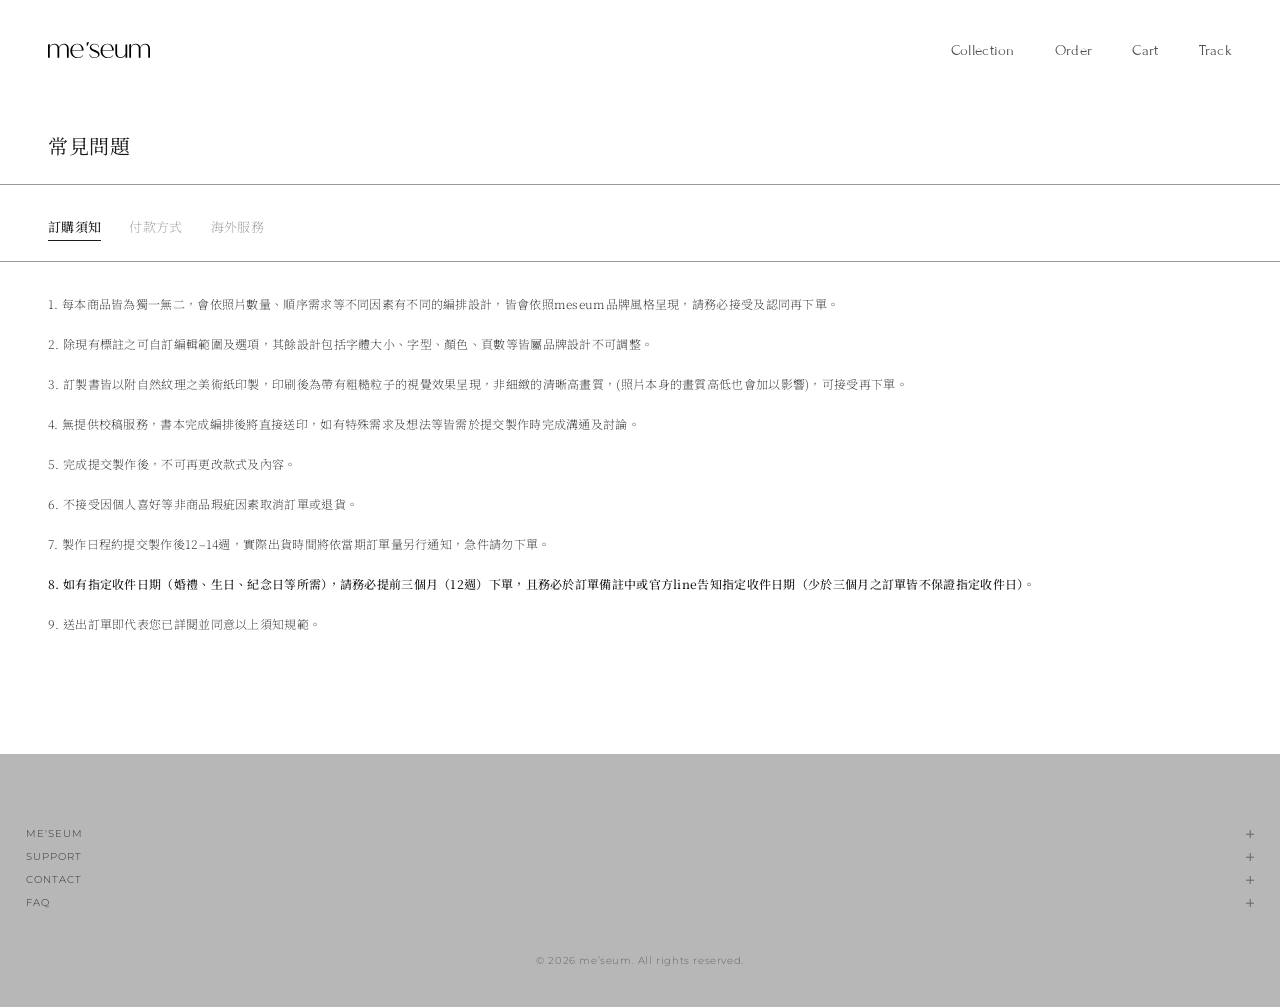
<file: customer-service.html>
<!DOCTYPE html>
<html lang="zh-Hant">
<head>
<meta charset="UTF-8">
<meta name="viewport" content="width=device-width, initial-scale=1.0, maximum-scale=1.0, user-scalable=no">
<title>常見問題 — me'seum</title>
<meta name="description" content="me'seum 訂購須知、付款方式、海外服務說明。">
<link rel="icon" href="images/logo.svg" type="image/svg+xml">
<link rel="preconnect" href="https://fonts.googleapis.com">
<link rel="preconnect" href="https://fonts.gstatic.com" crossorigin>
<link href="https://fonts.googleapis.com/css2?family=Forum&family=Noto+Serif+TC:wght@200&display=swap" rel="stylesheet">
<link rel="stylesheet" href="style.css?v=21">
<link rel="stylesheet" href="page.css?v=15">
<link rel="stylesheet" href="customer-service.css?v=2">
</head>
<body>

<header class="site-header" id="siteHeader">
  <a href="/" class="logo" aria-label="me'seum">
    <img src="images/logo.svg" alt="me'seum">
  </a>
  <nav class="desktop-nav">
    <ul>
      <li><a href="collection.html" class="nav-link">Collection</a></li>
      <li><a href="order.html" class="nav-link">Order</a></li>
      <li><a href="cart.html" class="nav-link">Cart<span data-cart-count hidden></span></a></li>
      <li><a href="lookup.html" class="nav-link">Track</a></li>
    </ul>
  </nav>
  <button class="menu-toggle" id="menuToggle" aria-label="開啟選單" aria-expanded="false">
    <span></span>
    <span></span>
  </button>
</header>

<nav class="mobile-nav" id="mobileNav">
  <ul>
    <li><a href="collection.html" class="nav-link">Collection</a></li>
    <li><a href="order.html" class="nav-link">Order</a></li>
    <li><a href="cart.html" class="nav-link">Cart<span data-cart-count hidden></span></a></li>
    <li><a href="lookup.html" class="nav-link">Track</a></li>
  </ul>
</nav>

<main class="cs-page">
  <h1 class="content-page__title">常見問題</h1>

  <nav class="cs-tabs" id="csTabs">
    <button type="button" class="cs-tabs__item is-active" data-tab="terms">訂購須知</button>
    <button type="button" class="cs-tabs__item" data-tab="payment">付款方式</button>
    <button type="button" class="cs-tabs__item" data-tab="overseas">海外服務</button>
  </nav>

  <section class="cs-panel is-active" data-panel="terms">
    <div class="cs-content">
      <p>1. 每本商品皆為獨一無二，會依照片數量、順序需求等不同因素有不同的編排設計，皆會依照meseum品牌風格呈現，請務必接受及認同再下單。</p>
      <p>2. 除現有標註之可自訂編輯範圍及選項，其餘設計包括字體大小、字型、顏色、頁數等皆屬品牌設計不可調整。</p>
      <p>3. 訂製書皆以附自然紋理之美術紙印製，印刷後為帶有粗糙粒子的視覺效果呈現，非細緻的清晰高畫質，(照片本身的畫質高低也會加以影響)，可接受再下單。</p>
      <p>4. 無提供校稿服務，書本完成編排後將直接送印，如有特殊需求及想法等皆需於提交製作時完成溝通及討論。</p>
      <p>5. 完成提交製作後，不可再更改款式及內容。</p>
      <p>6. 不接受因個人喜好等非商品瑕疵因素取消訂單或退貨。</p>
      <p>7. 製作日程約提交製作後12–14週，實際出貨時間將依當期訂單量另行通知，急件請勿下單。</p>
      <p class="cs-emphasis">8. 如有指定收件日期（婚禮、生日、紀念日等所需），請務必提前三個月（12週）下單，且務必於訂單備註中或官方line告知指定收件日期（少於三個月之訂單皆不保證指定收件日）。</p>
      <p>9. 送出訂單即代表您已詳閱並同意以上須知規範。</p>
    </div>
  </section>

  <section class="cs-panel" data-panel="payment">
    <div class="cs-content">
      <p>目前僅提供「匯款」付款方式。</p>
      <p>訂單成立後，系統將提供匯款銀行帳戶資訊，請於訂單成立後 3 日內完成匯款。</p>
      <p>完成匯款後，請至訂單確認頁面回報匯款帳號後五碼，或透過官方LINE告知，確認款項後訂單即成立。</p>
    </div>
  </section>

  <section class="cs-panel" data-panel="overseas">
    <div class="cs-content">
      <p>me'seum 提供海外客戶訂購服務。</p>
      <p>海外訂單付款方式為「信用卡刷卡付款」，與台灣訂單（匯款）付款方式不同。</p>
      <p>運費將依收件地點，以郵局國際快捷包裹費用計算，實際運費將於確認收件地址後另行告知。</p>
    </div>
  </section>
</main>

<div class="footer-links" id="footerLinks">
  <div class="footer-links__item" data-accordion>
    <button type="button" class="footer-links__row">
      <span>ME'SEUM</span>
      <span class="footer-links__icon"><span></span><span></span></span>
    </button>
    <div class="footer-links__panel">
      <a href="story.html" class="footer-links__sub">關於 meseum</a>
    </div>
  </div>

  <div class="footer-links__item" data-accordion>
    <button type="button" class="footer-links__row">
      <span>SUPPORT</span>
      <span class="footer-links__icon"><span></span><span></span></span>
    </button>
    <div class="footer-links__panel">
      <a href="lookup.html" class="footer-links__sub">訂單查詢</a>
      <a href="customer-service.html?tab=payment" class="footer-links__sub">付款方式</a>
      <a href="customer-service.html?tab=terms" class="footer-links__sub">訂購須知</a>
      <a href="customer-service.html?tab=overseas" class="footer-links__sub">海外服務</a>
    </div>
  </div>

  <div class="footer-links__item" data-accordion>
    <button type="button" class="footer-links__row">
      <span>CONTACT</span>
      <span class="footer-links__icon"><span></span><span></span></span>
    </button>
    <div class="footer-links__panel">
      <a href="https://lin.ee/RDZ6yvA" class="footer-links__sub" target="_blank" rel="noopener">Line</a>
      <a href="https://www.instagram.com/meseum.book?igsh=dnBoNGhxOWt0dWF4" class="footer-links__sub" target="_blank" rel="noopener">Instagram</a>
      <a href="mailto:meseum.book@gmail.com" class="footer-links__sub">Email</a>
    </div>
  </div>

  <div class="footer-links__item" data-accordion>
    <button type="button" class="footer-links__row">
      <span>FAQ</span>
      <span class="footer-links__icon"><span></span><span></span></span>
    </button>
    <div class="footer-links__panel">
      <a href="customer-service.html" class="footer-links__sub">常見問題</a>
    </div>
  </div>

  <p class="footer-links__copyright">&copy; <span id="year"></span> me&rsquo;seum. All rights reserved.</p>
</div>

<script src="cart-store.js?v=9"></script>
<script src="script.js?v=15"></script>
<script src="customer-service.js?v=2"></script>
</body>
</html>
</file>
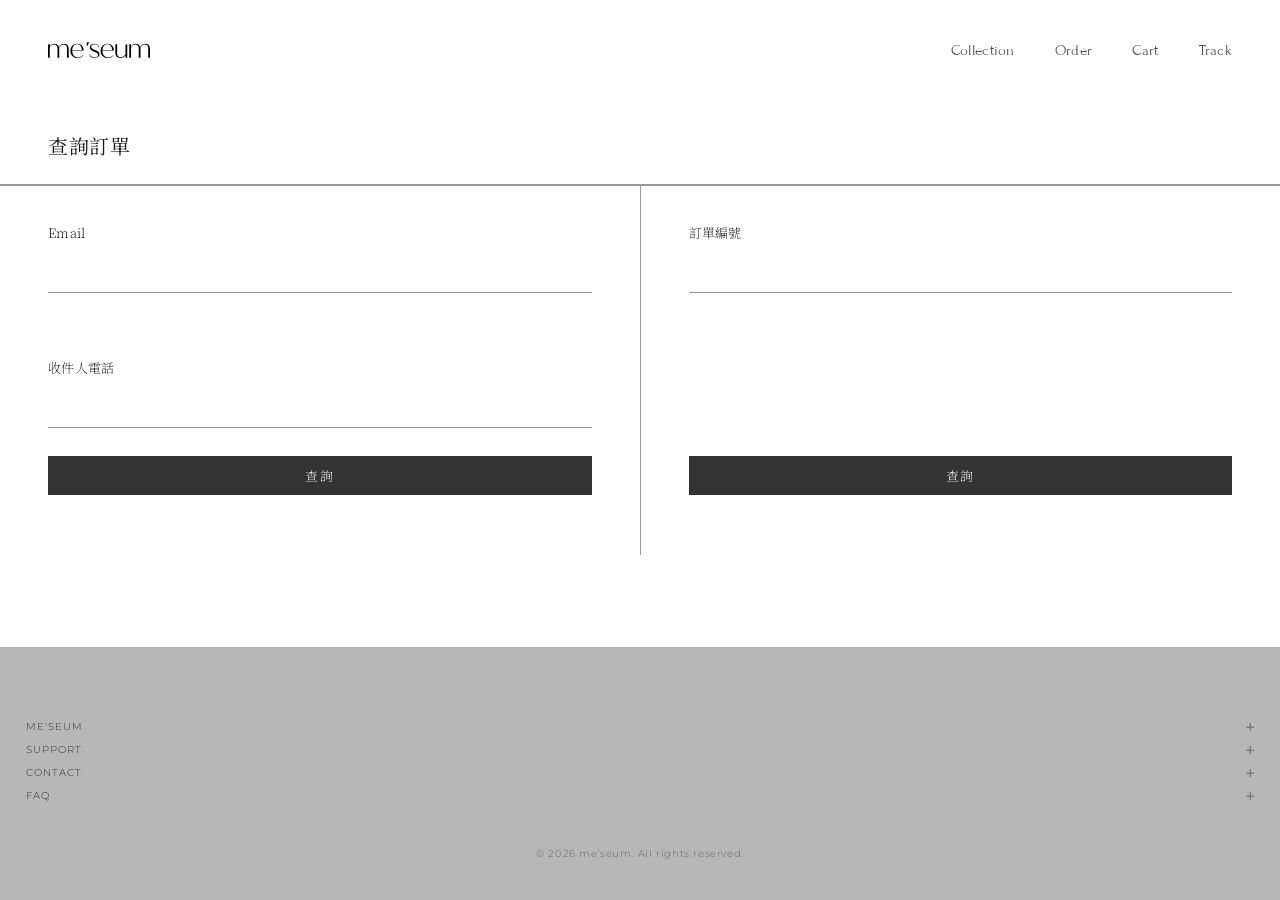
<file: lookup.html>
<!DOCTYPE html>
<html lang="zh-Hant">
<head>
<meta charset="UTF-8">
<meta name="viewport" content="width=device-width, initial-scale=1.0, maximum-scale=1.0, user-scalable=no">
<title>查詢訂單 — me'seum</title>
<meta name="description" content="me'seum 訂單查詢。">
<link rel="icon" href="images/logo.svg" type="image/svg+xml">
<link rel="preconnect" href="https://fonts.googleapis.com">
<link rel="preconnect" href="https://fonts.gstatic.com" crossorigin>
<link href="https://fonts.googleapis.com/css2?family=Forum&family=Noto+Serif+TC:wght@200&display=swap" rel="stylesheet">
<link rel="stylesheet" href="style.css?v=21">
<link rel="stylesheet" href="order-detail.css?v=13">
<link rel="stylesheet" href="cart.css?v=9">
<link rel="stylesheet" href="lookup.css?v=15">
</head>
<body>

<header class="site-header" id="siteHeader">
  <a href="/" class="logo" aria-label="me'seum">
    <img src="images/logo.svg" alt="me'seum">
  </a>
  <nav class="desktop-nav">
    <ul>
      <li><a href="collection.html" class="nav-link">Collection</a></li>
      <li><a href="order.html" class="nav-link">Order</a></li>
      <li><a href="cart.html" class="nav-link">Cart<span data-cart-count hidden></span></a></li>
      <li><a href="lookup.html" class="nav-link">Track</a></li>
    </ul>
  </nav>
  <button class="menu-toggle" id="menuToggle" aria-label="開啟選單" aria-expanded="false">
    <span></span>
    <span></span>
  </button>
</header>

<nav class="mobile-nav" id="mobileNav">
  <ul>
    <li><a href="collection.html" class="nav-link">Collection</a></li>
    <li><a href="order.html" class="nav-link">Order</a></li>
    <li><a href="cart.html" class="nav-link">Cart<span data-cart-count hidden></span></a></li>
    <li><a href="lookup.html" class="nav-link">Track</a></li>
  </ul>
</nav>

<main class="cart-page lookup-page" id="lookupPage">
  <h1 class="cart-page__title">查詢訂單</h1>

  <div class="lookup-columns">
    <form class="lookup-form" id="lookupForm">
      <div class="field field--text">
        <label class="field__row">
          <span class="field__label">Email</span>
          <input type="email" class="field__input" id="lookupEmail" autocomplete="email" required>
        </label>
      </div>
      <div class="field field--text">
        <label class="field__row">
          <span class="field__label">收件人電話</span>
          <input type="tel" class="field__input" id="lookupPhone" autocomplete="tel" required>
        </label>
      </div>
      <button type="submit" class="submit-btn" id="lookupBtn">查詢</button>
    </form>

    <p class="lookup-divider">或</p>

    <form class="lookup-form" id="lookupByIdForm">
      <div class="field field--text">
        <label class="field__row">
          <span class="field__label">訂單編號</span>
          <input type="text" class="field__input" id="lookupOrderId" autocomplete="off" required>
        </label>
      </div>
      <button type="submit" class="submit-btn" id="lookupByIdBtn">查詢</button>
    </form>
  </div>

  <p class="cart-error" id="lookupError" hidden></p>
  <p class="lookup-empty" id="lookupEmpty" hidden>查無符合的訂單，請確認 Email 與收件人電話是否正確。</p>

  <div id="lookupResults"></div>
</main>

<div class="footer-links" id="footerLinks">
  <div class="footer-links__item" data-accordion>
    <button type="button" class="footer-links__row">
      <span>ME'SEUM</span>
      <span class="footer-links__icon"><span></span><span></span></span>
    </button>
    <div class="footer-links__panel">
      <a href="story.html" class="footer-links__sub">關於 meseum</a>
    </div>
  </div>

  <div class="footer-links__item" data-accordion>
    <button type="button" class="footer-links__row">
      <span>SUPPORT</span>
      <span class="footer-links__icon"><span></span><span></span></span>
    </button>
    <div class="footer-links__panel">
      <a href="lookup.html" class="footer-links__sub">訂單查詢</a>
      <a href="customer-service.html?tab=payment" class="footer-links__sub">付款方式</a>
      <a href="customer-service.html?tab=terms" class="footer-links__sub">訂購須知</a>
      <a href="customer-service.html?tab=overseas" class="footer-links__sub">海外服務</a>
    </div>
  </div>

  <div class="footer-links__item" data-accordion>
    <button type="button" class="footer-links__row">
      <span>CONTACT</span>
      <span class="footer-links__icon"><span></span><span></span></span>
    </button>
    <div class="footer-links__panel">
      <a href="https://lin.ee/RDZ6yvA" class="footer-links__sub" target="_blank" rel="noopener">Line</a>
      <a href="https://www.instagram.com/meseum.book?igsh=dnBoNGhxOWt0dWF4" class="footer-links__sub" target="_blank" rel="noopener">Instagram</a>
      <a href="mailto:meseum.book@gmail.com" class="footer-links__sub">Email</a>
    </div>
  </div>

  <div class="footer-links__item" data-accordion>
    <button type="button" class="footer-links__row">
      <span>FAQ</span>
      <span class="footer-links__icon"><span></span><span></span></span>
    </button>
    <div class="footer-links__panel">
      <a href="customer-service.html" class="footer-links__sub">常見問題</a>
    </div>
  </div>

  <p class="footer-links__copyright">&copy; <span id="year"></span> me&rsquo;seum. All rights reserved.</p>
</div>

<script src="cart-store.js?v=9"></script>
<script src="script.js?v=15"></script>
<script src="lookup.js?v=8"></script>
</body>
</html>
</file>
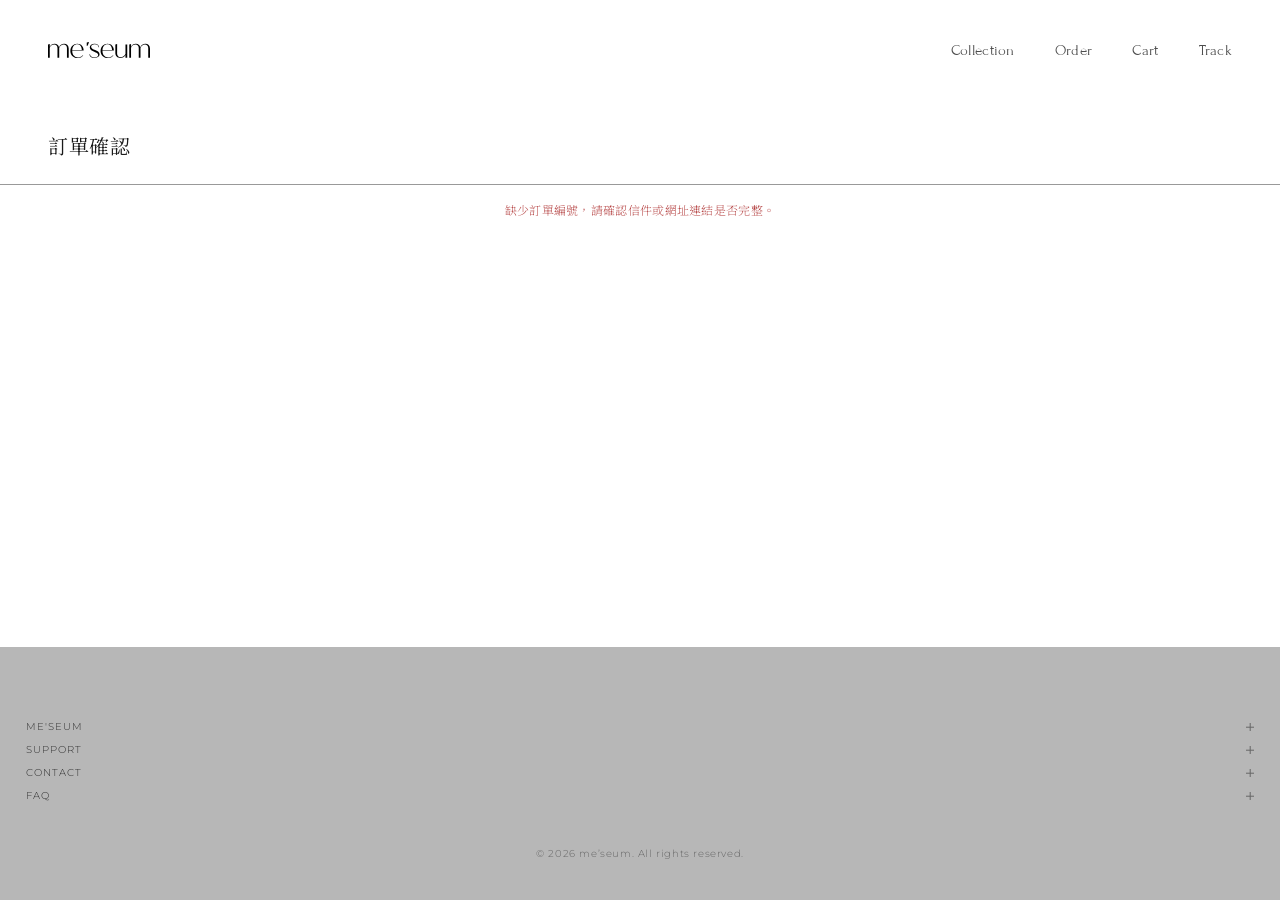
<file: order-confirmation.html>
<!DOCTYPE html>
<html lang="zh-Hant">
<head>
<meta charset="UTF-8">
<meta name="viewport" content="width=device-width, initial-scale=1.0, maximum-scale=1.0, user-scalable=no">
<title>訂單確認 — me'seum</title>
<meta name="description" content="me'seum 訂單確認頁面。">
<link rel="icon" href="images/logo.svg" type="image/svg+xml">
<link rel="preconnect" href="https://fonts.googleapis.com">
<link rel="preconnect" href="https://fonts.gstatic.com" crossorigin>
<link href="https://fonts.googleapis.com/css2?family=Forum&family=Noto+Serif+TC:wght@200&display=swap" rel="stylesheet">
<link rel="stylesheet" href="style.css?v=21">
<link rel="stylesheet" href="order-detail.css?v=13">
<link rel="stylesheet" href="cart.css?v=9">
<link rel="stylesheet" href="order-confirmation.css?v=9">
</head>
<body>

<header class="site-header" id="siteHeader">
  <a href="/" class="logo" aria-label="me'seum">
    <img src="images/logo.svg" alt="me'seum">
  </a>
  <nav class="desktop-nav">
    <ul>
      <li><a href="collection.html" class="nav-link">Collection</a></li>
      <li><a href="order.html" class="nav-link">Order</a></li>
      <li><a href="cart.html" class="nav-link">Cart<span data-cart-count hidden></span></a></li>
      <li><a href="lookup.html" class="nav-link">Track</a></li>
    </ul>
  </nav>
  <button class="menu-toggle" id="menuToggle" aria-label="開啟選單" aria-expanded="false">
    <span></span>
    <span></span>
  </button>
</header>

<nav class="mobile-nav" id="mobileNav">
  <ul>
    <li><a href="collection.html" class="nav-link">Collection</a></li>
    <li><a href="order.html" class="nav-link">Order</a></li>
    <li><a href="cart.html" class="nav-link">Cart<span data-cart-count hidden></span></a></li>
    <li><a href="lookup.html" class="nav-link">Track</a></li>
  </ul>
</nav>

<main class="cart-page confirm-page" id="confirmPage">
  <h1 class="cart-page__title">訂單確認</h1>

  <p class="confirm-loading" id="confirmLoading">查詢訂單資訊中…</p>
  <p class="cart-error" id="confirmError" hidden></p>

  <div id="confirmContent" hidden>

    <div class="confirm-greeting">
      <p class="confirm-greeting__hello" id="confirmGreeting"></p>
      <p class="confirm-greeting__id" id="confirmOrderId"></p>
    </div>

    <section class="confirm-section">
      <h2 class="confirm-section__title">訂購明細</h2>
      <div id="confirmItems"></div>
    </section>

    <section class="confirm-section">
      <h2 class="confirm-section__title">收件資訊</h2>
      <div class="field" id="confirmRecipientInfo"></div>
    </section>

    <div class="cart-summary" id="confirmSummary">
      <div class="cart-summary__row">
        <span>商品金額</span>
        <span id="confirmBooksTotal">$0</span>
      </div>
      <div class="cart-summary__row cart-summary__row--sub">
        <span>運費</span>
        <span id="confirmShippingFee">$0</span>
      </div>
      <div class="cart-summary__row cart-summary__row--total">
        <span>TOTAL</span>
        <span id="confirmGrandTotal">$0</span>
      </div>
    </div>

    <section class="confirm-section">
      <h2 class="confirm-section__title">匯款資訊</h2>
      <div class="field">
        <div class="field__row">
          <span class="field__label">銀行</span>
          <span class="field__value" id="confirmBankName"></span>
        </div>
        <div class="field__row">
          <span class="field__label">帳號</span>
          <span class="field__value" id="confirmBankAccount"></span>
        </div>
        <div class="field__row">
          <span class="field__label">匯款期限</span>
          <span class="field__value" id="confirmDeadline"></span>
        </div>
      </div>
      <p class="confirm-note">再麻煩您於期限前完成匯款喔！</p>

      <p class="confirm-note confirm-note--confirmed" id="paymentConfirmed" hidden>
        已收到您的付款回報<span id="confirmedLast5Wrap">，帳號後五碼：<span id="confirmedLast5"></span></span>，感謝您！
      </p>
      <form class="order-form" id="paymentConfirmForm" novalidate>
        <div class="field field--text" data-field="remitLast5">
          <label class="field__row">
            <span class="field__label">匯款帳號後五碼</span>
            <input type="text" class="field__input" id="remitLast5Input" inputmode="numeric" maxlength="5" autocomplete="off">
          </label>
        </div>
        <button type="submit" class="submit-btn" id="paymentConfirmBtn">我已完成付款</button>
        <p class="cart-error" id="paymentConfirmError" hidden></p>
      </form>

      <div class="production-block" id="confirmOverseasPayment" hidden>
        <p class="production-block__note">海外客戶提供信用卡付款，可使用以下專屬付款連結：</p>
        <div id="confirmOverseasPaymentLink"></div>
      </div>
    </section>

    <section class="confirm-section">
      <h2 class="confirm-section__title">注意事項</h2>
      <p class="confirm-note">製作表單完成確立後，即不可再更改款式及內容</p>
    </section>

    <section class="confirm-section">
      <h2 class="confirm-section__title">製作表單與專屬相簿</h2>
      <div id="confirmProduction"></div>
    </section>

    <section class="confirm-section">
      <h2 class="confirm-section__title">其他需求說明</h2>
      <div class="production-block">
        <p class="production-block__note">如有添加內容段落文字等其他特別需求，請私訊官方 LINE 帳號提供文字內容及詳細說明</p>
        <p class="production-block__note production-block__note--emphasis">提醒您：建議加入官方 LINE，並於提交製作表單後告知我們一聲，若製作過程中有任何問題，我們也方便即時與您聯繫詢問或說明。</p>
        <a class="production-block__link" href="https://lin.ee/RDZ6yvA" target="_blank" rel="noopener">官方 LINE 與我們聯繫 →</a>
      </div>
    </section>

  </div>
</main>

<div class="footer-links" id="footerLinks">
  <div class="footer-links__item" data-accordion>
    <button type="button" class="footer-links__row">
      <span>ME'SEUM</span>
      <span class="footer-links__icon"><span></span><span></span></span>
    </button>
    <div class="footer-links__panel">
      <a href="story.html" class="footer-links__sub">關於 meseum</a>
    </div>
  </div>

  <div class="footer-links__item" data-accordion>
    <button type="button" class="footer-links__row">
      <span>SUPPORT</span>
      <span class="footer-links__icon"><span></span><span></span></span>
    </button>
    <div class="footer-links__panel">
      <a href="lookup.html" class="footer-links__sub">訂單查詢</a>
      <a href="customer-service.html?tab=payment" class="footer-links__sub">付款方式</a>
      <a href="customer-service.html?tab=terms" class="footer-links__sub">訂購須知</a>
      <a href="customer-service.html?tab=overseas" class="footer-links__sub">海外服務</a>
    </div>
  </div>

  <div class="footer-links__item" data-accordion>
    <button type="button" class="footer-links__row">
      <span>CONTACT</span>
      <span class="footer-links__icon"><span></span><span></span></span>
    </button>
    <div class="footer-links__panel">
      <a href="https://lin.ee/RDZ6yvA" class="footer-links__sub" target="_blank" rel="noopener">Line</a>
      <a href="https://www.instagram.com/meseum.book?igsh=dnBoNGhxOWt0dWF4" class="footer-links__sub" target="_blank" rel="noopener">Instagram</a>
      <a href="mailto:meseum.book@gmail.com" class="footer-links__sub">Email</a>
    </div>
  </div>

  <div class="footer-links__item" data-accordion>
    <button type="button" class="footer-links__row">
      <span>FAQ</span>
      <span class="footer-links__icon"><span></span><span></span></span>
    </button>
    <div class="footer-links__panel">
      <a href="customer-service.html" class="footer-links__sub">常見問題</a>
    </div>
  </div>

  <p class="footer-links__copyright">&copy; <span id="year"></span> me&rsquo;seum. All rights reserved.</p>
</div>

<script src="products.js?v=10"></script>
<script src="cart-store.js?v=9"></script>
<script src="script.js?v=15"></script>
<script src="order-confirmation.js?v=6"></script>
</body>
</html>
</file>
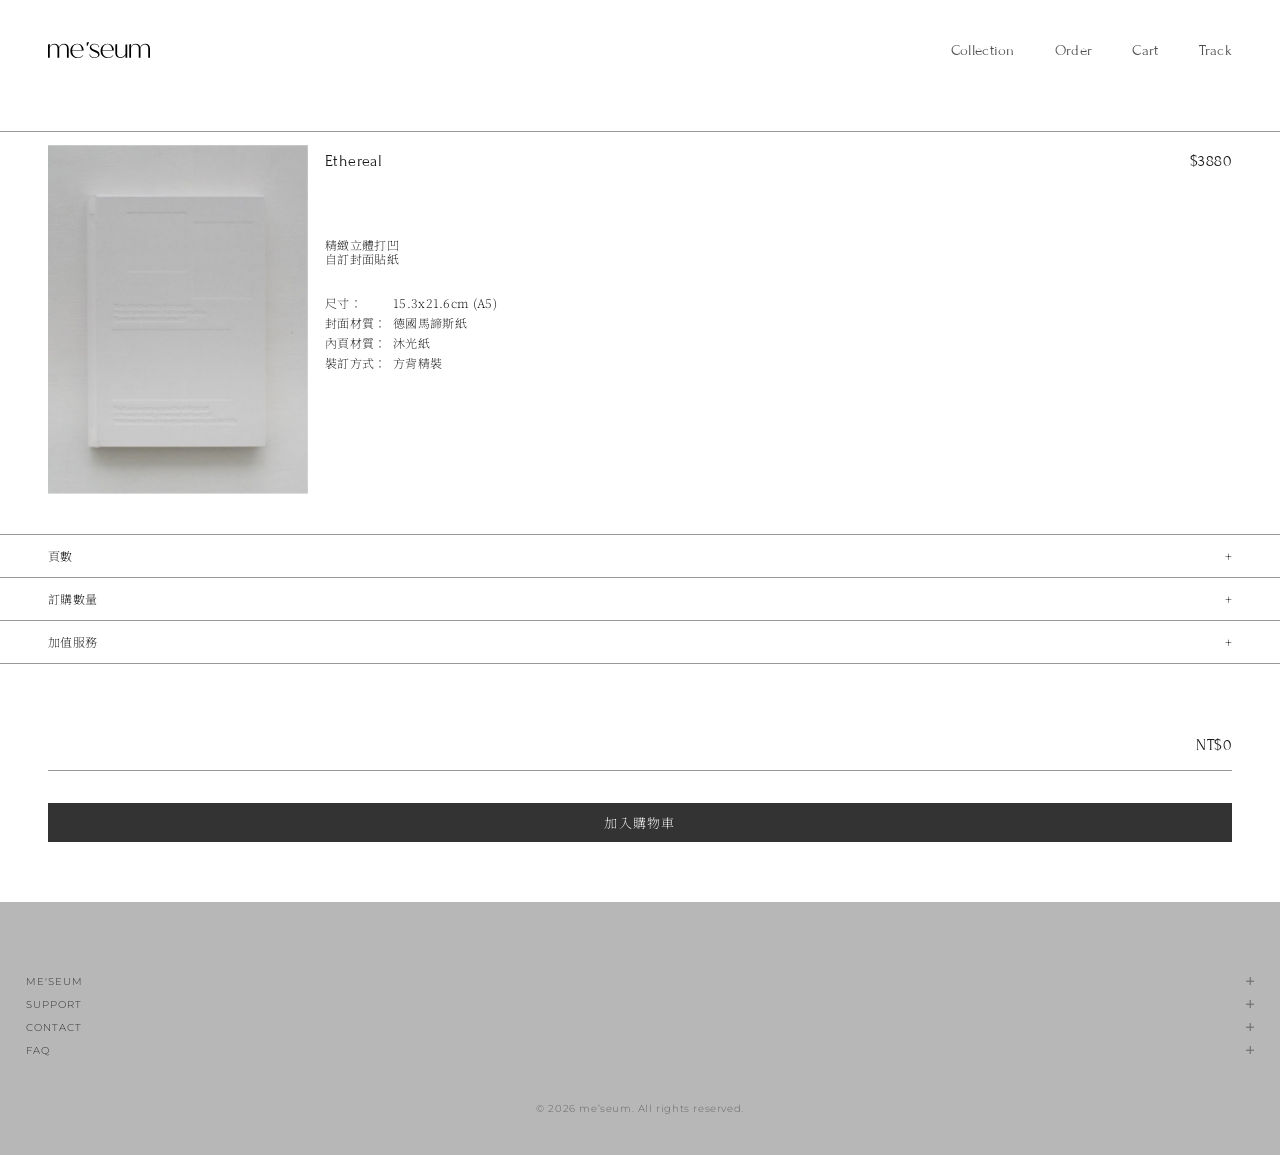
<file: order-detail.html>
<!DOCTYPE html>
<html lang="zh-Hant">
<head>
<meta charset="UTF-8">
<meta name="viewport" content="width=device-width, initial-scale=1.0, maximum-scale=1.0, user-scalable=no">
<title>訂購 — me'seum</title>
<meta name="description" content="me'seum 相冊訂購單。">
<link rel="icon" href="images/logo.svg" type="image/svg+xml">
<link rel="preconnect" href="https://fonts.googleapis.com">
<link rel="preconnect" href="https://fonts.gstatic.com" crossorigin>
<link href="https://fonts.googleapis.com/css2?family=Forum&family=Noto+Serif+TC:wght@200&display=swap" rel="stylesheet">
<link rel="stylesheet" href="style.css?v=21">
<link rel="stylesheet" href="order-detail.css?v=13">
</head>
<body>

<header class="site-header" id="siteHeader">
  <a href="/" class="logo" aria-label="me'seum">
    <img src="images/logo.svg" alt="me'seum">
  </a>
  <nav class="desktop-nav">
    <ul>
      <li><a href="collection.html" class="nav-link">Collection</a></li>
      <li><a href="order.html" class="nav-link">Order</a></li>
      <li><a href="cart.html" class="nav-link">Cart<span data-cart-count hidden></span></a></li>
      <li><a href="lookup.html" class="nav-link">Track</a></li>
    </ul>
  </nav>
  <button class="menu-toggle" id="menuToggle" aria-label="開啟選單" aria-expanded="false">
    <span></span>
    <span></span>
  </button>
</header>

<nav class="mobile-nav" id="mobileNav">
  <ul>
    <li><a href="collection.html" class="nav-link">Collection</a></li>
    <li><a href="order.html" class="nav-link">Order</a></li>
    <li><a href="cart.html" class="nav-link">Cart<span data-cart-count hidden></span></a></li>
    <li><a href="lookup.html" class="nav-link">Track</a></li>
  </ul>
</nav>

<main class="order-detail" id="orderDetail">

  <section class="product-info" id="productInfo"></section>

  <form class="order-form" id="orderForm" novalidate>
    <div class="field field--accordion" data-field="pages" data-required="true">
      <button type="button" class="field__row">
        <span class="field__label">頁數</span>
        <span class="field__value" data-empty="+"></span>
      </button>
      <div class="field__options" id="pageOptions">
        <!-- injected by JS from product.pageOptions -->
      </div>
    </div>

    <div class="field field--accordion" data-field="quantity" data-required="true">
      <button type="button" class="field__row">
        <span class="field__label">訂購數量</span>
        <span class="field__value" data-empty="+"></span>
      </button>
      <div class="field__options" id="quantityOptions">
        <!-- 1-9 injected by JS, plus 10以上 -->
      </div>
      <p class="field__hint field__hint--note field__hint--persist" id="quantityDiscountNote" hidden>此為同一份內容的加印本數，第2本起85折</p>
    </div>

    <div class="field field--accordion" data-field="addon" data-required="true">
      <button type="button" class="field__row">
        <span class="field__label">加值服務</span>
        <span class="field__value" data-empty="+"></span>
      </button>
      <div class="field__options">
        <button type="button" class="option" data-value="照片調色 $800" data-price="800">照片調色 $800</button>
        <button type="button" class="option" data-value="無" data-price="0">無</button>
      </div>
    </div>

  </form>

  <div class="order-total">
    <div class="order-total__row order-total__row--amount-only">
      <span id="totalAmount">NT$0</span>
    </div>
  </div>

  <button type="submit" form="orderForm" class="submit-btn" id="submitBtn">加入購物車</button>
  <p class="cart-feedback" id="cartFeedback" hidden>已加入購物車 — <a href="cart.html">前往購物車查看並送出訂單</a></p>
</main>

<div class="footer-links" id="footerLinks">
  <div class="footer-links__item" data-accordion>
    <button type="button" class="footer-links__row">
      <span>ME'SEUM</span>
      <span class="footer-links__icon"><span></span><span></span></span>
    </button>
    <div class="footer-links__panel">
      <a href="story.html" class="footer-links__sub">關於 meseum</a>
    </div>
  </div>

  <div class="footer-links__item" data-accordion>
    <button type="button" class="footer-links__row">
      <span>SUPPORT</span>
      <span class="footer-links__icon"><span></span><span></span></span>
    </button>
    <div class="footer-links__panel">
      <a href="lookup.html" class="footer-links__sub">訂單查詢</a>
      <a href="customer-service.html?tab=payment" class="footer-links__sub">付款方式</a>
      <a href="customer-service.html?tab=terms" class="footer-links__sub">訂購須知</a>
      <a href="customer-service.html?tab=overseas" class="footer-links__sub">海外服務</a>
    </div>
  </div>

  <div class="footer-links__item" data-accordion>
    <button type="button" class="footer-links__row">
      <span>CONTACT</span>
      <span class="footer-links__icon"><span></span><span></span></span>
    </button>
    <div class="footer-links__panel">
      <a href="https://lin.ee/RDZ6yvA" class="footer-links__sub" target="_blank" rel="noopener">Line</a>
      <a href="https://www.instagram.com/meseum.book?igsh=dnBoNGhxOWt0dWF4" class="footer-links__sub" target="_blank" rel="noopener">Instagram</a>
      <a href="mailto:meseum.book@gmail.com" class="footer-links__sub">Email</a>
    </div>
  </div>

  <div class="footer-links__item" data-accordion>
    <button type="button" class="footer-links__row">
      <span>FAQ</span>
      <span class="footer-links__icon"><span></span><span></span></span>
    </button>
    <div class="footer-links__panel">
      <a href="customer-service.html" class="footer-links__sub">常見問題</a>
    </div>
  </div>

  <p class="footer-links__copyright">&copy; <span id="year"></span> me&rsquo;seum. All rights reserved.</p>
</div>

<script src="products.js?v=10"></script>
<script src="cart-store.js?v=9"></script>
<script src="script.js?v=15"></script>
<script src="order-detail.js?v=10"></script>
</body>
</html>
</file>
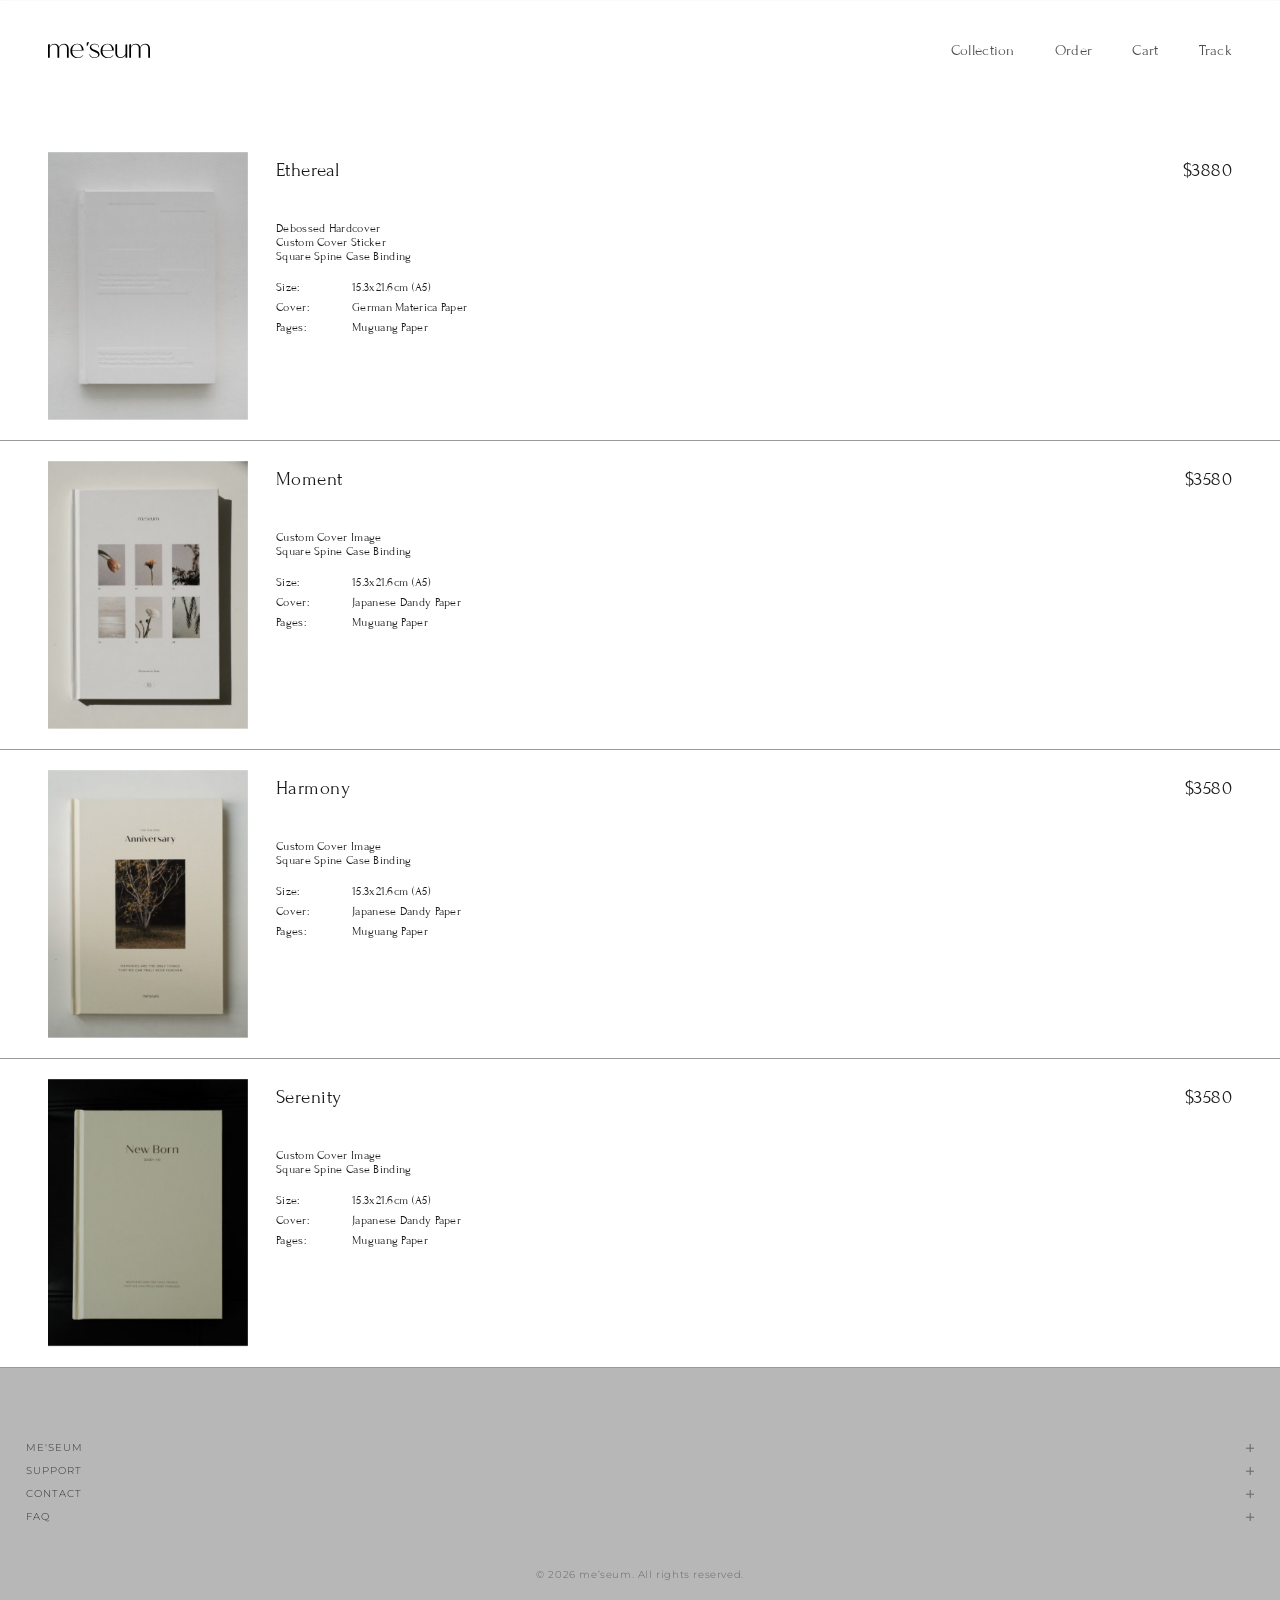
<file: order.html>
<!DOCTYPE html>
<html lang="zh-Hant">
<head>
<meta charset="UTF-8">
<meta name="viewport" content="width=device-width, initial-scale=1.0, maximum-scale=1.0, user-scalable=no">
<title>ORDER — me'seum</title>
<meta name="description" content="me'seum 訂購頁面，四款相冊任你挑選。">
<link rel="icon" href="images/logo.svg" type="image/svg+xml">
<link rel="preconnect" href="https://fonts.googleapis.com">
<link rel="preconnect" href="https://fonts.gstatic.com" crossorigin>
<link href="https://fonts.googleapis.com/css2?family=Forum&family=Noto+Serif+TC:wght@200&display=swap" rel="stylesheet">
<link rel="stylesheet" href="style.css?v=21">
<link rel="stylesheet" href="order.css?v=9">
</head>
<body>

<header class="site-header" id="siteHeader">
  <a href="/" class="logo" aria-label="me'seum">
    <img src="images/logo.svg" alt="me'seum">
  </a>
  <nav class="desktop-nav">
    <ul>
      <li><a href="collection.html" class="nav-link">Collection</a></li>
      <li><a href="order.html" class="nav-link">Order</a></li>
      <li><a href="cart.html" class="nav-link">Cart<span data-cart-count hidden></span></a></li>
      <li><a href="lookup.html" class="nav-link">Track</a></li>
    </ul>
  </nav>
  <button class="menu-toggle" id="menuToggle" aria-label="開啟選單" aria-expanded="false">
    <span></span>
    <span></span>
  </button>
</header>

<nav class="mobile-nav" id="mobileNav">
  <ul>
    <li><a href="collection.html" class="nav-link">Collection</a></li>
    <li><a href="order.html" class="nav-link">Order</a></li>
    <li><a href="cart.html" class="nav-link">Cart<span data-cart-count hidden></span></a></li>
    <li><a href="lookup.html" class="nav-link">Track</a></li>
  </ul>
</nav>

<main class="order-list" id="orderList"></main>

<div class="footer-links" id="footerLinks">
  <div class="footer-links__item" data-accordion>
    <button type="button" class="footer-links__row">
      <span>ME'SEUM</span>
      <span class="footer-links__icon"><span></span><span></span></span>
    </button>
    <div class="footer-links__panel">
      <a href="story.html" class="footer-links__sub">關於 meseum</a>
    </div>
  </div>

  <div class="footer-links__item" data-accordion>
    <button type="button" class="footer-links__row">
      <span>SUPPORT</span>
      <span class="footer-links__icon"><span></span><span></span></span>
    </button>
    <div class="footer-links__panel">
      <a href="lookup.html" class="footer-links__sub">訂單查詢</a>
      <a href="customer-service.html?tab=payment" class="footer-links__sub">付款方式</a>
      <a href="customer-service.html?tab=terms" class="footer-links__sub">訂購須知</a>
      <a href="customer-service.html?tab=overseas" class="footer-links__sub">海外服務</a>
    </div>
  </div>

  <div class="footer-links__item" data-accordion>
    <button type="button" class="footer-links__row">
      <span>CONTACT</span>
      <span class="footer-links__icon"><span></span><span></span></span>
    </button>
    <div class="footer-links__panel">
      <a href="https://lin.ee/RDZ6yvA" class="footer-links__sub" target="_blank" rel="noopener">Line</a>
      <a href="https://www.instagram.com/meseum.book?igsh=dnBoNGhxOWt0dWF4" class="footer-links__sub" target="_blank" rel="noopener">Instagram</a>
      <a href="mailto:meseum.book@gmail.com" class="footer-links__sub">Email</a>
    </div>
  </div>

  <div class="footer-links__item" data-accordion>
    <button type="button" class="footer-links__row">
      <span>FAQ</span>
      <span class="footer-links__icon"><span></span><span></span></span>
    </button>
    <div class="footer-links__panel">
      <a href="customer-service.html" class="footer-links__sub">常見問題</a>
    </div>
  </div>

  <p class="footer-links__copyright">&copy; <span id="year"></span> me&rsquo;seum. All rights reserved.</p>
</div>

<script src="products.js?v=10"></script>
<script src="cart-store.js?v=9"></script>
<script src="script.js?v=15"></script>
<script src="order.js?v=6"></script>
</body>
</html>
</file>
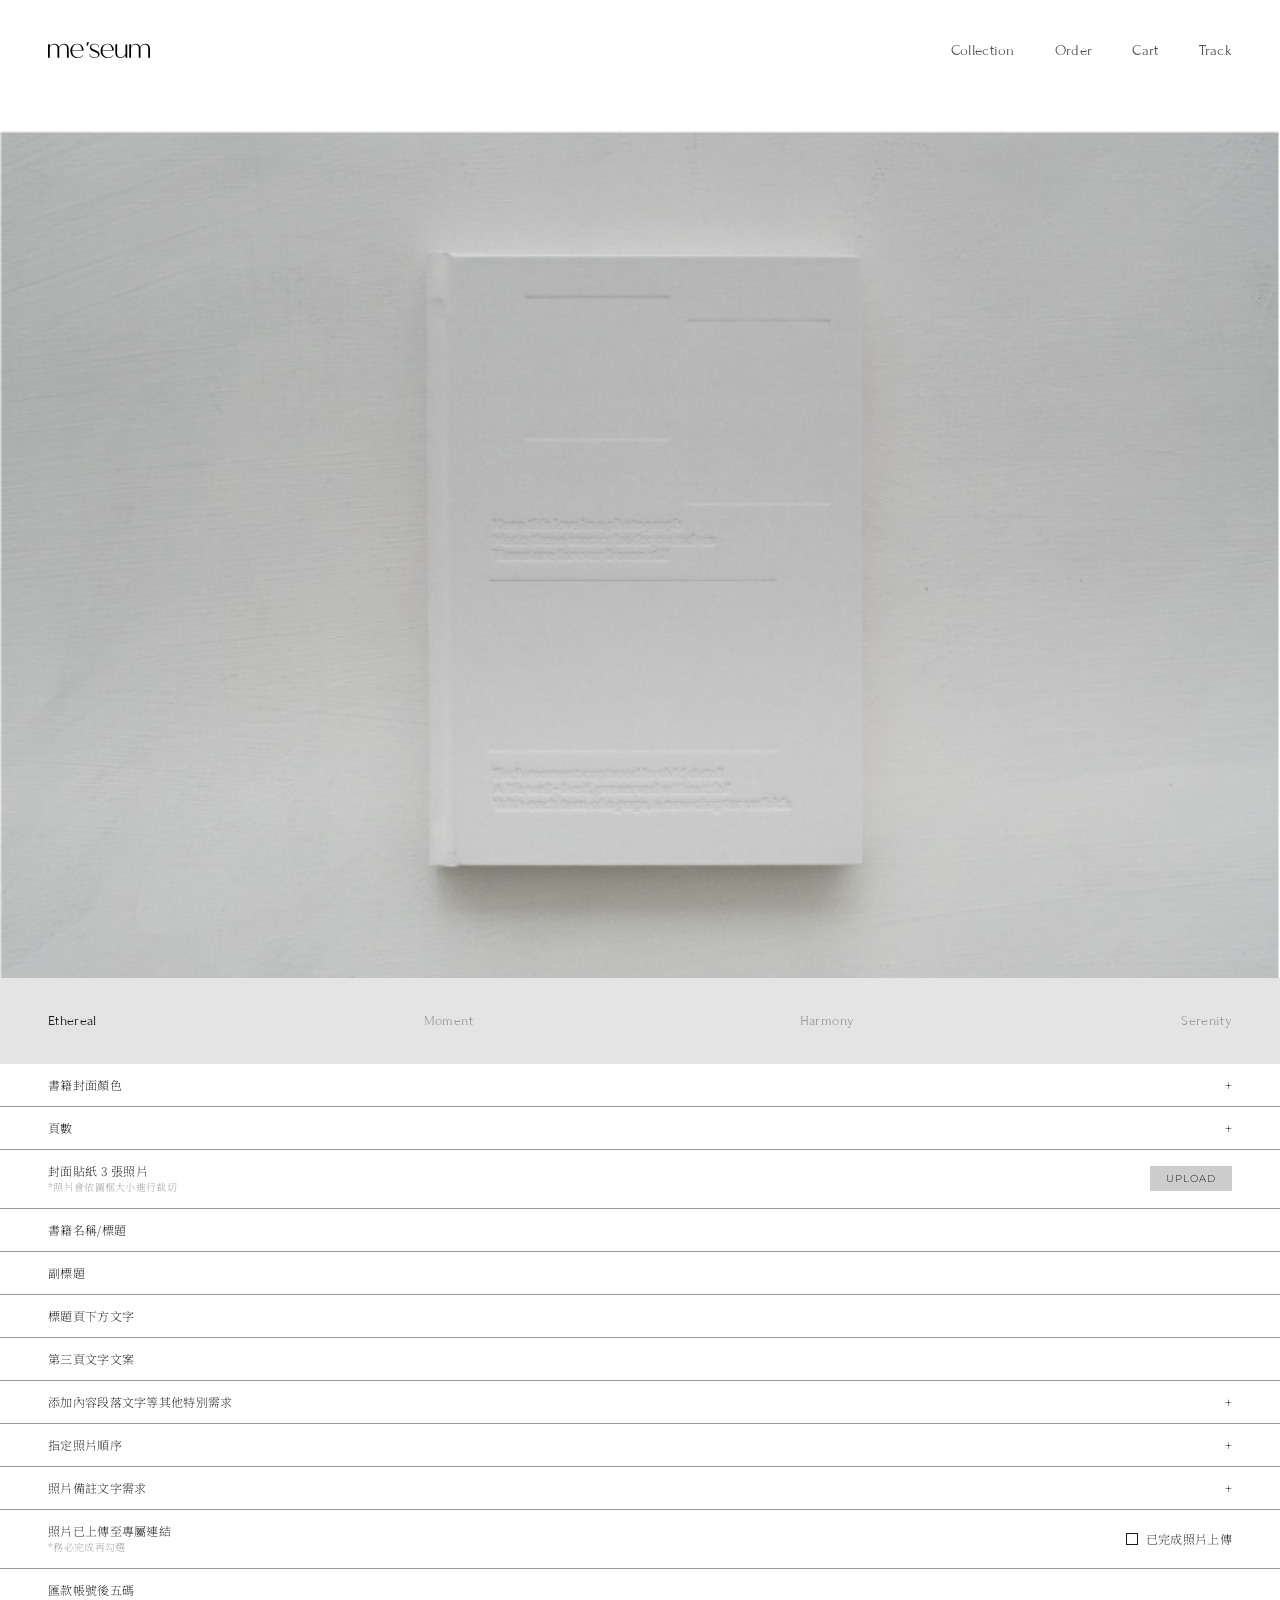
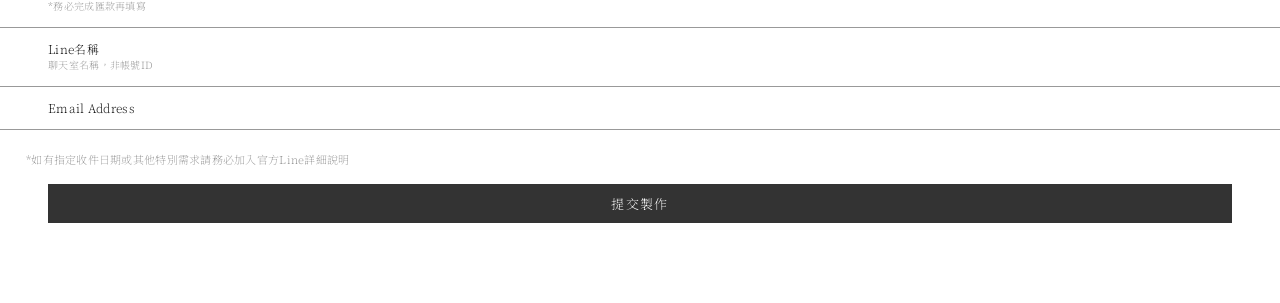
<file: production-ethereal.html>
<!DOCTYPE html>
<html lang="zh-Hant">
<head>
<meta charset="UTF-8">
<meta name="viewport" content="width=device-width, initial-scale=1.0, maximum-scale=1.0, user-scalable=no">
<title>Ethereal 製作表單 — me'seum</title>
<meta name="description" content="me'seum Ethereal 款製作表單。">
<meta name="robots" content="noindex, nofollow">
<link rel="icon" href="images/logo.svg" type="image/svg+xml">
<link rel="preconnect" href="https://fonts.googleapis.com">
<link rel="preconnect" href="https://fonts.gstatic.com" crossorigin>
<link href="https://fonts.googleapis.com/css2?family=Forum&family=Noto+Serif+TC:wght@200&display=swap" rel="stylesheet">
<link rel="stylesheet" href="style.css?v=21">
<link rel="stylesheet" href="order-detail.css?v=13">
<link rel="stylesheet" href="production.css?v=14">
</head>
<body>

<header class="site-header" id="siteHeader">
  <a href="/" class="logo" aria-label="me'seum">
    <img src="images/logo.svg" alt="me'seum">
  </a>
  <nav class="desktop-nav">
    <ul>
      <li><a href="collection.html" class="nav-link">Collection</a></li>
      <li><a href="order.html" class="nav-link">Order</a></li>
      <li><a href="cart.html" class="nav-link">Cart<span data-cart-count hidden></span></a></li>
      <li><a href="lookup.html" class="nav-link">Track</a></li>
    </ul>
  </nav>
  <button class="menu-toggle" id="menuToggle" aria-label="開啟選單" aria-expanded="false">
    <span></span>
    <span></span>
  </button>
</header>

<nav class="mobile-nav" id="mobileNav">
  <ul>
    <li><a href="collection.html" class="nav-link">Collection</a></li>
    <li><a href="order.html" class="nav-link">Order</a></li>
    <li><a href="cart.html" class="nav-link">Cart<span data-cart-count hidden></span></a></li>
    <li><a href="lookup.html" class="nav-link">Track</a></li>
  </ul>
</nav>

<main class="production">

  <section class="production-hero">
    <div class="production-hero__media">
      <img src="images/production/hero-ethereal.jpg" alt="Ethereal">
    </div>
    <nav class="style-tabs">
      <span class="style-tabs__item is-active">Ethereal</span>
      <span class="style-tabs__item">Moment</span>
      <span class="style-tabs__item">Harmony</span>
      <span class="style-tabs__item">Serenity</span>
    </nav>
  </section>

  <form class="production-form" id="productionForm" novalidate>

    <div class="field field--accordion" data-field="coverColor" data-required="true">
      <button type="button" class="field__row">
        <span class="field__label">書籍封面顏色</span>
        <span class="field__value" data-empty="+"></span>
      </button>
      <div class="field__options">
        <button type="button" class="option" data-value="白色">白色</button>
      </div>
    </div>

    <div class="field field--accordion" data-field="pages" data-required="true">
      <button type="button" class="field__row">
        <span class="field__label">頁數</span>
        <span class="field__value" data-empty="+"></span>
      </button>
      <div class="field__options">
        <button type="button" class="option" data-value="120頁">120頁</button>
      </div>
    </div>

    <div class="field field--upload">
      <div class="field__row">
        <span class="field__label">封面貼紙 3 張照片 <em>*照片會依圖框大小進行裁切</em></span>
        <button type="button" class="upload-btn" id="coverStickerUpload">UPLOAD</button>
        <input type="file" id="coverStickerInput" accept="image/*" multiple hidden>
      </div>
      <p class="upload-status" id="coverStickerStatus"></p>
    </div>

    <div class="field field--reveal" data-field="title">
      <label class="field__row">
        <span class="field__label">書籍名稱/標題</span>
        <input type="text" class="field__input" id="titleInput" autocomplete="off">
      </label>
      <div class="field__example">
        <div class="field__example-media">
          <img src="images/production/title-example.jpg" alt="書籍名稱/標題範例">
        </div>
        <p class="field__example-caption">顯示於內頁第一頁</p>
      </div>
    </div>

    <div class="field field--reveal" data-field="subtitle">
      <label class="field__row">
        <span class="field__label">副標題</span>
        <input type="text" class="field__input" id="subtitleInput" autocomplete="off">
      </label>
      <div class="field__example">
        <div class="field__example-media field__example-media--wide">
          <img src="images/production/subtitle-example.jpg?v=3" alt="副標題範例">
        </div>
        <p class="field__example-caption">如無需文字請填「無」</p>
      </div>
    </div>

    <div class="field field--reveal" data-field="bottomText">
      <label class="field__row">
        <span class="field__label">標題頁下方文字</span>
        <input type="text" class="field__input" id="bottomTextInput" autocomplete="off">
      </label>
      <div class="field__example">
        <div class="field__example-media field__example-media--wide">
          <img src="images/production/bottomtext-example.jpg?v=3" alt="標題頁下方文字範例">
        </div>
        <p class="field__example-caption">如無需文字請填「無」</p>
      </div>
    </div>

    <div class="field field--reveal" data-field="page3">
      <label class="field__row">
        <span class="field__label">第三頁文字文案</span>
        <input type="text" class="field__input" id="page3Input" autocomplete="off">
      </label>
      <div class="field__example">
        <div class="field__example-media field__example-media--wide">
          <img src="images/production/page3-example.jpg?v=3" alt="第三頁文字文案範例">
        </div>
        <p class="field__example-caption">如無需文字請填「無」</p>
      </div>
    </div>

    <div class="field field--accordion" data-field="extraContent" data-required="true">
      <button type="button" class="field__row">
        <span class="field__label">添加內容段落文字等其他特別需求</span>
        <span class="field__value" data-empty="+"></span>
      </button>
      <div class="field__options">
        <div class="field__example">
          <div class="field__example-media field__example-media--wide">
            <img src="images/production/extra-example.jpg?v=3" alt="添加內容段落文字範例">
          </div>
        </div>
        <button type="button" class="option" data-value="無">無</button>
        <button type="button" class="option" data-value="有">有</button>
      </div>
      <p class="field__hint" id="extraContentHint"></p>
    </div>

    <div class="field field--accordion" data-field="photoOrder" data-required="true">
      <button type="button" class="field__row">
        <span class="field__label">指定照片順序</span>
        <span class="field__value" data-empty="+"></span>
      </button>
      <div class="field__options">
        <button type="button" class="option" data-value="無此需求">無此需求</button>
        <button type="button" class="option" data-value="指定順序">指定順序</button>
      </div>
      <p class="field__hint" id="photoOrderHint"></p>
    </div>

    <div class="field field--accordion" data-field="photoNote" data-required="true">
      <button type="button" class="field__row">
        <span class="field__label">照片備註文字需求</span>
        <span class="field__value" data-empty="+"></span>
      </button>
      <div class="field__options">
        <button type="button" class="option" data-value="無此需求">無此需求</button>
        <button type="button" class="option" data-value="有備註文字">有備註文字</button>
      </div>
      <p class="field__hint" id="photoNoteHint"></p>
    </div>

    <div class="field field--terms" data-field="photoUploaded" data-required="true">
      <button type="button" class="field__row" id="openPhotoUploadInfo">
        <span class="field__label">照片已上傳至專屬連結 <em>*務必完成再勾選</em></span>
        <span class="terms-check" id="photoUploadedCheck">
          <span class="terms-check__box"></span>
          <span class="terms-check__text">已完成照片上傳</span>
        </span>
      </button>
      <p class="field__hint field__hint--info" id="photoUploadInfoHint">照片檔案大小需至少1mb以上（小於1mb之照片會盡量協助縮小放置，但仍會有照片較模糊的情形喲！）</p>
    </div>

    <div class="field field--text" data-field="remit" data-required="true">
      <label class="field__row">
        <span class="field__label">匯款帳號後五碼 <em>*務必完成匯款再填寫</em></span>
        <input type="text" class="field__input" id="remitInput" inputmode="numeric" autocomplete="off">
      </label>
    </div>

    <div class="field field--text" data-field="lineName" data-required="true">
      <label class="field__row">
        <span class="field__label">Line名稱 <em>聊天室名稱，非帳號ID</em></span>
        <input type="text" class="field__input" id="lineNameInput" autocomplete="off">
      </label>
    </div>

    <div class="field field--text" data-field="email" data-required="true">
      <label class="field__row">
        <span class="field__label">Email Address</span>
        <input type="email" class="field__input" id="emailInput" autocomplete="email">
      </label>
    </div>

  </form>

  <p class="production-note">*如有指定收件日期或其他特別需求請務必加入官方Line詳細說明</p>

  <button type="submit" form="productionForm" class="submit-btn" id="submitProductionBtn">提交製作</button>

</main>

<script src="cart-store.js?v=9"></script>
<script src="script.js?v=15"></script>
<script src="production.js?v=8"></script>
</body>
</html>
</file>
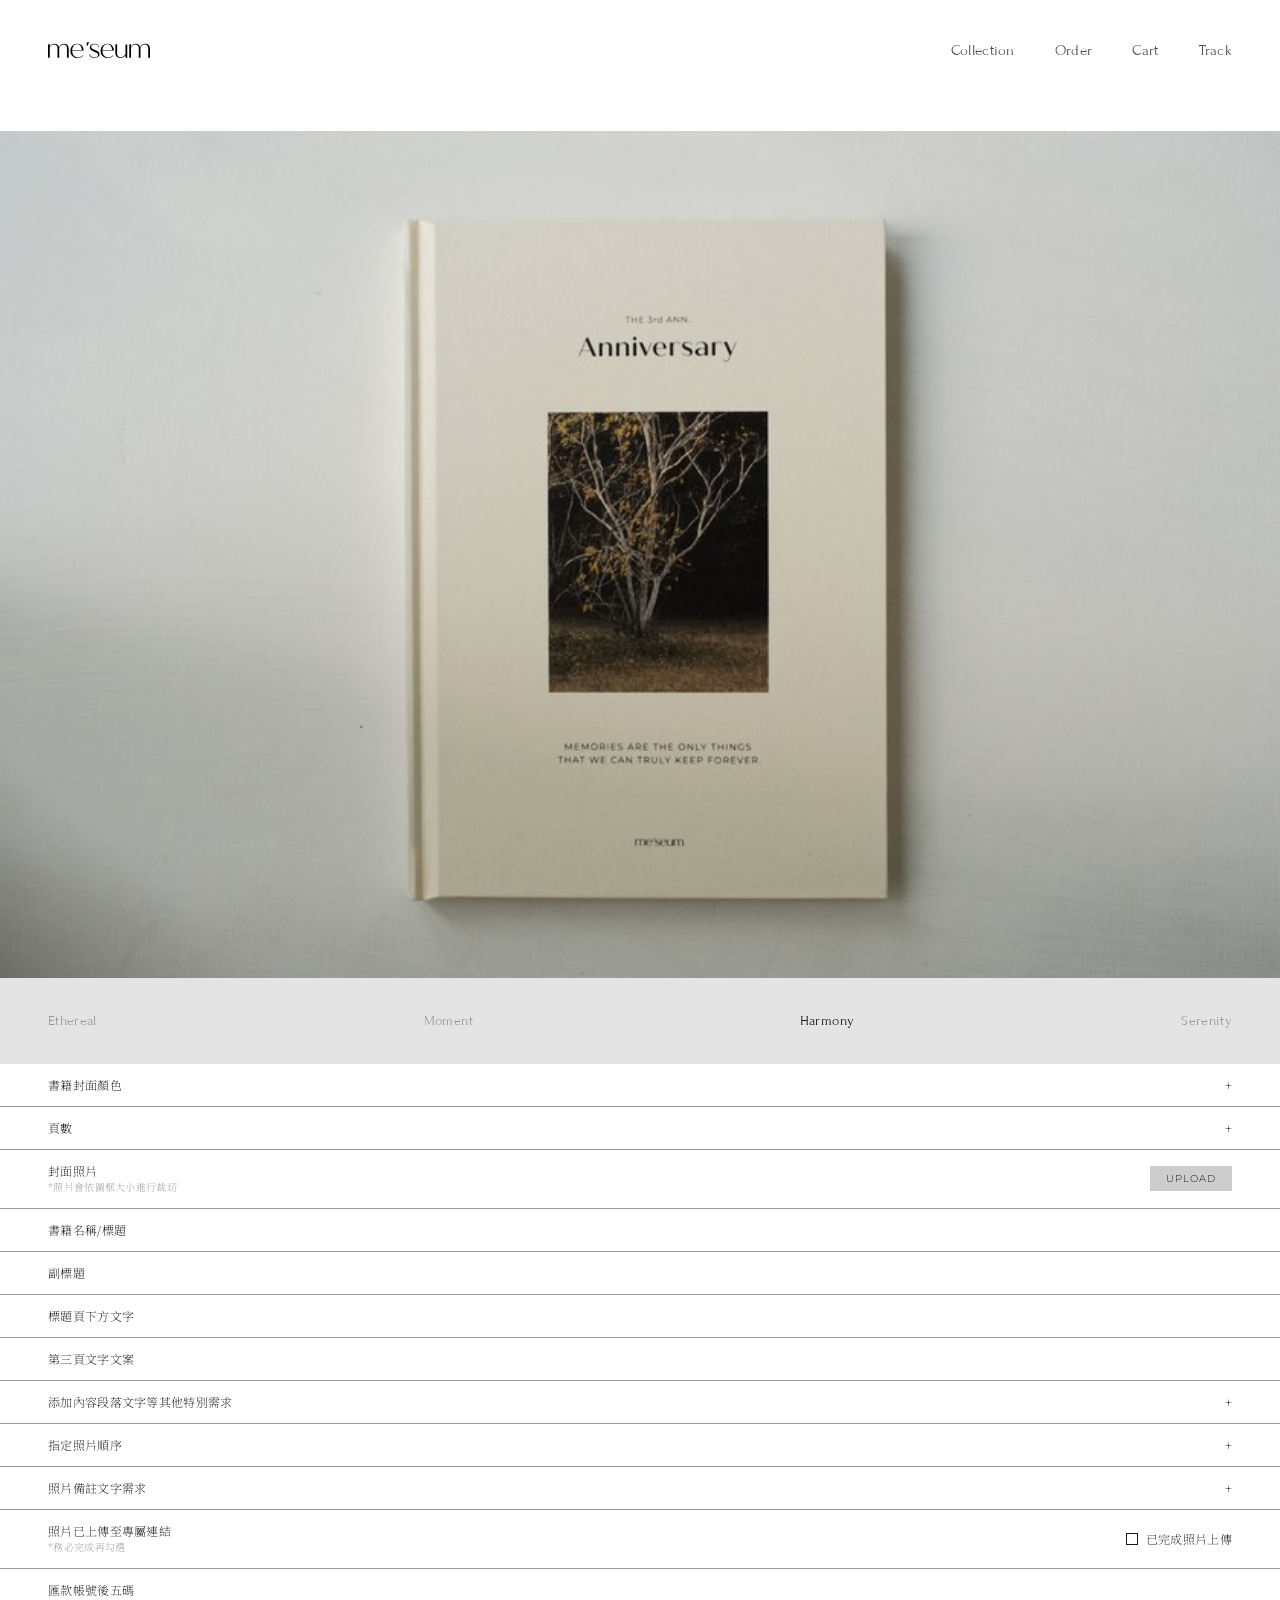
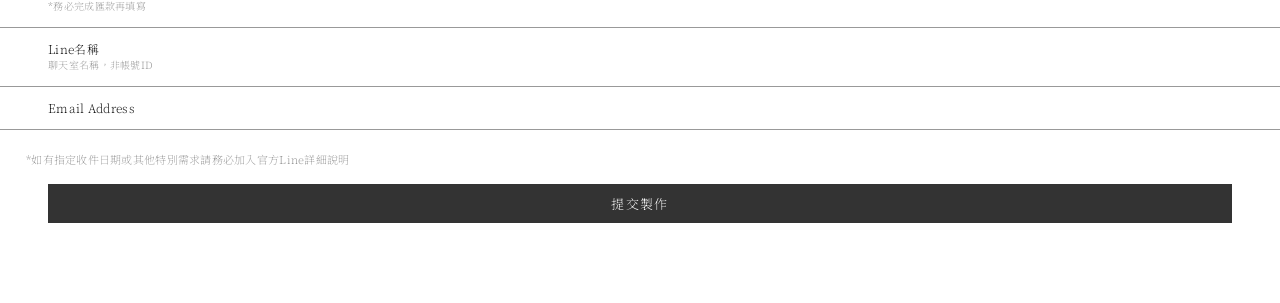
<file: production-harmony.html>
<!DOCTYPE html>
<html lang="zh-Hant">
<head>
<meta charset="UTF-8">
<meta name="viewport" content="width=device-width, initial-scale=1.0, maximum-scale=1.0, user-scalable=no">
<title>Harmony 製作表單 — me'seum</title>
<meta name="description" content="me'seum Harmony 款製作表單。">
<meta name="robots" content="noindex, nofollow">
<link rel="icon" href="images/logo.svg" type="image/svg+xml">
<link rel="preconnect" href="https://fonts.googleapis.com">
<link rel="preconnect" href="https://fonts.gstatic.com" crossorigin>
<link href="https://fonts.googleapis.com/css2?family=Forum&family=Noto+Serif+TC:wght@200&display=swap" rel="stylesheet">
<link rel="stylesheet" href="style.css?v=21">
<link rel="stylesheet" href="order-detail.css?v=13">
<link rel="stylesheet" href="production.css?v=14">
</head>
<body>

<header class="site-header" id="siteHeader">
  <a href="/" class="logo" aria-label="me'seum">
    <img src="images/logo.svg" alt="me'seum">
  </a>
  <nav class="desktop-nav">
    <ul>
      <li><a href="collection.html" class="nav-link">Collection</a></li>
      <li><a href="order.html" class="nav-link">Order</a></li>
      <li><a href="cart.html" class="nav-link">Cart<span data-cart-count hidden></span></a></li>
      <li><a href="lookup.html" class="nav-link">Track</a></li>
    </ul>
  </nav>
  <button class="menu-toggle" id="menuToggle" aria-label="開啟選單" aria-expanded="false">
    <span></span>
    <span></span>
  </button>
</header>

<nav class="mobile-nav" id="mobileNav">
  <ul>
    <li><a href="collection.html" class="nav-link">Collection</a></li>
    <li><a href="order.html" class="nav-link">Order</a></li>
    <li><a href="cart.html" class="nav-link">Cart<span data-cart-count hidden></span></a></li>
    <li><a href="lookup.html" class="nav-link">Track</a></li>
  </ul>
</nav>

<main class="production">

  <section class="production-hero">
    <div class="production-hero__media">
      <img src="images/production/hero-harmony.jpg?v=2" alt="Harmony">
    </div>
    <nav class="style-tabs">
      <span class="style-tabs__item">Ethereal</span>
      <span class="style-tabs__item">Moment</span>
      <span class="style-tabs__item is-active">Harmony</span>
      <span class="style-tabs__item">Serenity</span>
    </nav>
  </section>

  <form class="production-form" id="productionForm" novalidate>

    <div class="field field--accordion" data-field="coverColor" data-required="true">
      <button type="button" class="field__row">
        <span class="field__label">書籍封面顏色</span>
        <span class="field__value" data-empty="+"></span>
      </button>
      <div class="field__options">
        <button type="button" class="option" data-value="白色">白色</button>
        <button type="button" class="option" data-value="米色">米色</button>
      </div>
    </div>

    <div class="field field--accordion" data-field="pages" data-required="true">
      <button type="button" class="field__row">
        <span class="field__label">頁數</span>
        <span class="field__value" data-empty="+"></span>
      </button>
      <div class="field__options">
        <button type="button" class="option" data-value="80頁">80頁</button>
        <button type="button" class="option" data-value="120頁">120頁</button>
      </div>
    </div>

    <div class="field field--upload">
      <div class="field__row">
        <span class="field__label">封面照片 <em>*照片會依圖框大小進行裁切</em></span>
        <button type="button" class="upload-btn" id="coverStickerUpload">UPLOAD</button>
        <input type="file" id="coverStickerInput" accept="image/*" multiple hidden>
      </div>
      <p class="upload-status" id="coverStickerStatus"></p>
    </div>

    <div class="field field--reveal" data-field="title">
      <label class="field__row">
        <span class="field__label">書籍名稱/標題</span>
        <input type="text" class="field__input" id="titleInput" autocomplete="off">
      </label>
      <div class="field__example">
        <div class="field__example-media">
          <img src="images/production/title-example.jpg" alt="書籍名稱/標題範例">
        </div>
        <p class="field__example-caption">顯示於內頁第一頁</p>
      </div>
    </div>

    <div class="field field--reveal" data-field="subtitle">
      <label class="field__row">
        <span class="field__label">副標題</span>
        <input type="text" class="field__input" id="subtitleInput" autocomplete="off">
      </label>
      <div class="field__example">
        <div class="field__example-media field__example-media--wide">
          <img src="images/production/subtitle-example.jpg?v=3" alt="副標題範例">
        </div>
        <p class="field__example-caption">如無需文字請填「無」</p>
      </div>
    </div>

    <div class="field field--reveal" data-field="bottomText">
      <label class="field__row">
        <span class="field__label">標題頁下方文字</span>
        <input type="text" class="field__input" id="bottomTextInput" autocomplete="off">
      </label>
      <div class="field__example">
        <div class="field__example-media field__example-media--wide">
          <img src="images/production/bottomtext-example.jpg?v=3" alt="標題頁下方文字範例">
        </div>
        <p class="field__example-caption">如無需文字請填「無」</p>
      </div>
    </div>

    <div class="field field--reveal" data-field="page3">
      <label class="field__row">
        <span class="field__label">第三頁文字文案</span>
        <input type="text" class="field__input" id="page3Input" autocomplete="off">
      </label>
      <div class="field__example">
        <div class="field__example-media field__example-media--wide">
          <img src="images/production/page3-example.jpg?v=3" alt="第三頁文字文案範例">
        </div>
        <p class="field__example-caption">如無需文字請填「無」</p>
      </div>
    </div>

    <div class="field field--accordion" data-field="extraContent" data-required="true">
      <button type="button" class="field__row">
        <span class="field__label">添加內容段落文字等其他特別需求</span>
        <span class="field__value" data-empty="+"></span>
      </button>
      <div class="field__options">
        <div class="field__example">
          <div class="field__example-media field__example-media--wide">
            <img src="images/production/extra-example.jpg?v=3" alt="添加內容段落文字範例">
          </div>
        </div>
        <button type="button" class="option" data-value="無">無</button>
        <button type="button" class="option" data-value="有">有</button>
      </div>
      <p class="field__hint" id="extraContentHint"></p>
    </div>

    <div class="field field--accordion" data-field="photoOrder" data-required="true">
      <button type="button" class="field__row">
        <span class="field__label">指定照片順序</span>
        <span class="field__value" data-empty="+"></span>
      </button>
      <div class="field__options">
        <button type="button" class="option" data-value="無此需求">無此需求</button>
        <button type="button" class="option" data-value="指定順序">指定順序</button>
      </div>
      <p class="field__hint" id="photoOrderHint"></p>
    </div>

    <div class="field field--accordion" data-field="photoNote" data-required="true">
      <button type="button" class="field__row">
        <span class="field__label">照片備註文字需求</span>
        <span class="field__value" data-empty="+"></span>
      </button>
      <div class="field__options">
        <button type="button" class="option" data-value="無此需求">無此需求</button>
        <button type="button" class="option" data-value="有備註文字">有備註文字</button>
      </div>
      <p class="field__hint" id="photoNoteHint"></p>
    </div>

    <div class="field field--terms" data-field="photoUploaded" data-required="true">
      <button type="button" class="field__row" id="openPhotoUploadInfo">
        <span class="field__label">照片已上傳至專屬連結 <em>*務必完成再勾選</em></span>
        <span class="terms-check" id="photoUploadedCheck">
          <span class="terms-check__box"></span>
          <span class="terms-check__text">已完成照片上傳</span>
        </span>
      </button>
      <p class="field__hint field__hint--info" id="photoUploadInfoHint">照片檔案大小需至少1mb以上（小於1mb之照片會盡量協助縮小放置，但仍會有照片較模糊的情形喲！）</p>
    </div>

    <div class="field field--text" data-field="remit" data-required="true">
      <label class="field__row">
        <span class="field__label">匯款帳號後五碼 <em>*務必完成匯款再填寫</em></span>
        <input type="text" class="field__input" id="remitInput" inputmode="numeric" autocomplete="off">
      </label>
    </div>

    <div class="field field--text" data-field="lineName" data-required="true">
      <label class="field__row">
        <span class="field__label">Line名稱 <em>聊天室名稱，非帳號ID</em></span>
        <input type="text" class="field__input" id="lineNameInput" autocomplete="off">
      </label>
    </div>

    <div class="field field--text" data-field="email" data-required="true">
      <label class="field__row">
        <span class="field__label">Email Address</span>
        <input type="email" class="field__input" id="emailInput" autocomplete="email">
      </label>
    </div>

  </form>

  <p class="production-note">*如有指定收件日期或其他特別需求請務必加入官方Line詳細說明</p>

  <button type="submit" form="productionForm" class="submit-btn" id="submitProductionBtn">提交製作</button>

</main>

<script src="cart-store.js?v=9"></script>
<script src="script.js?v=15"></script>
<script src="production-harmony.js?v=3"></script>
</body>
</html>
</file>
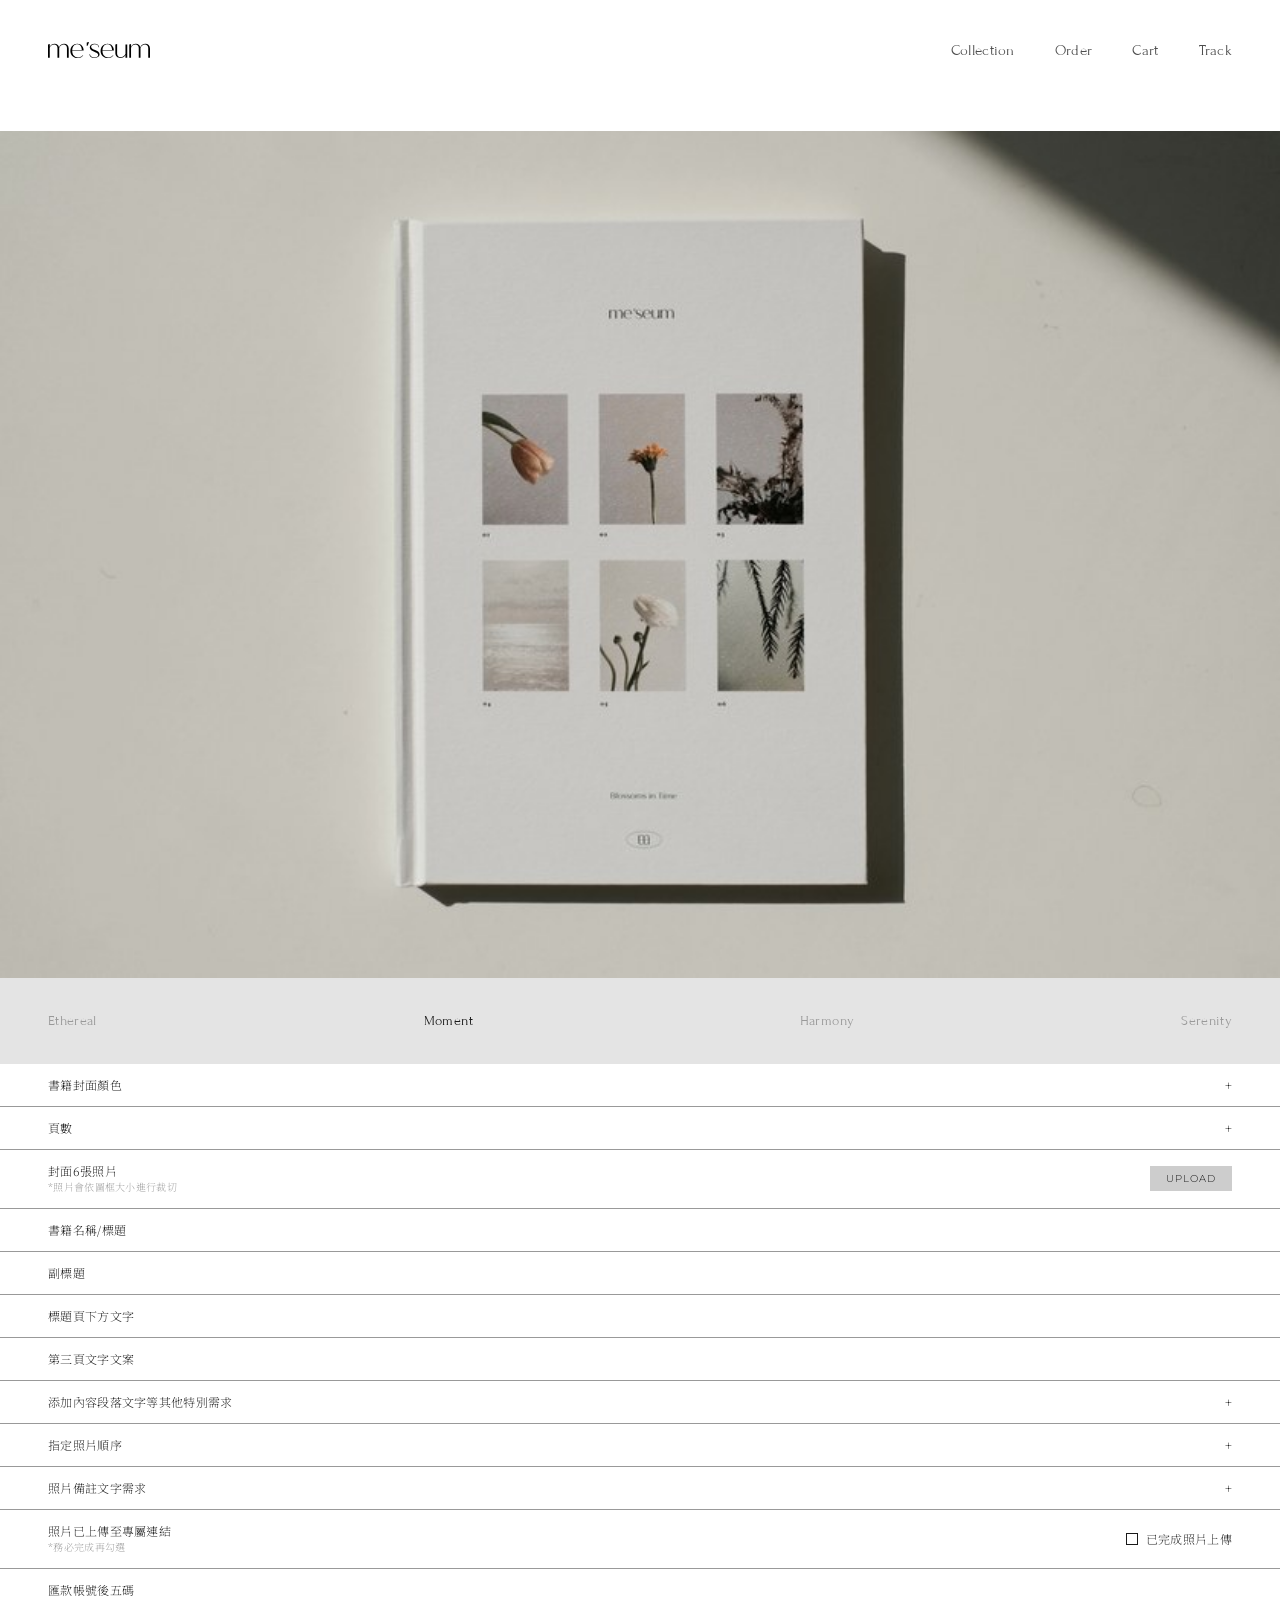
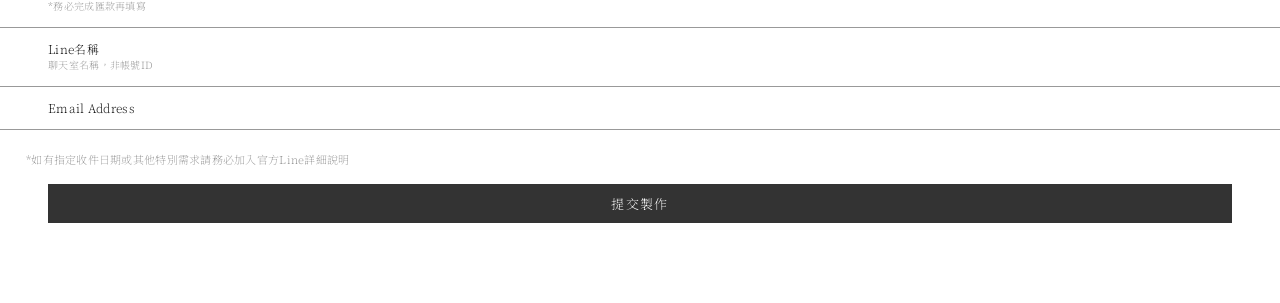
<file: production-moment.html>
<!DOCTYPE html>
<html lang="zh-Hant">
<head>
<meta charset="UTF-8">
<meta name="viewport" content="width=device-width, initial-scale=1.0, maximum-scale=1.0, user-scalable=no">
<title>Moment 製作表單 — me'seum</title>
<meta name="description" content="me'seum Moment 款製作表單。">
<meta name="robots" content="noindex, nofollow">
<link rel="icon" href="images/logo.svg" type="image/svg+xml">
<link rel="preconnect" href="https://fonts.googleapis.com">
<link rel="preconnect" href="https://fonts.gstatic.com" crossorigin>
<link href="https://fonts.googleapis.com/css2?family=Forum&family=Noto+Serif+TC:wght@200&display=swap" rel="stylesheet">
<link rel="stylesheet" href="style.css?v=21">
<link rel="stylesheet" href="order-detail.css?v=13">
<link rel="stylesheet" href="production.css?v=14">
</head>
<body>

<header class="site-header" id="siteHeader">
  <a href="/" class="logo" aria-label="me'seum">
    <img src="images/logo.svg" alt="me'seum">
  </a>
  <nav class="desktop-nav">
    <ul>
      <li><a href="collection.html" class="nav-link">Collection</a></li>
      <li><a href="order.html" class="nav-link">Order</a></li>
      <li><a href="cart.html" class="nav-link">Cart<span data-cart-count hidden></span></a></li>
      <li><a href="lookup.html" class="nav-link">Track</a></li>
    </ul>
  </nav>
  <button class="menu-toggle" id="menuToggle" aria-label="開啟選單" aria-expanded="false">
    <span></span>
    <span></span>
  </button>
</header>

<nav class="mobile-nav" id="mobileNav">
  <ul>
    <li><a href="collection.html" class="nav-link">Collection</a></li>
    <li><a href="order.html" class="nav-link">Order</a></li>
    <li><a href="cart.html" class="nav-link">Cart<span data-cart-count hidden></span></a></li>
    <li><a href="lookup.html" class="nav-link">Track</a></li>
  </ul>
</nav>

<main class="production">

  <section class="production-hero">
    <div class="production-hero__media">
      <img src="images/production/hero-moment.jpg?v=2" alt="Moment">
    </div>
    <nav class="style-tabs">
      <span class="style-tabs__item">Ethereal</span>
      <span class="style-tabs__item is-active">Moment</span>
      <span class="style-tabs__item">Harmony</span>
      <span class="style-tabs__item">Serenity</span>
    </nav>
  </section>

  <form class="production-form" id="productionForm" novalidate>

    <div class="field field--accordion" data-field="coverColor" data-required="true">
      <button type="button" class="field__row">
        <span class="field__label">書籍封面顏色</span>
        <span class="field__value" data-empty="+"></span>
      </button>
      <div class="field__options">
        <button type="button" class="option" data-value="白色">白色</button>
        <button type="button" class="option" data-value="米色">米色</button>
      </div>
    </div>

    <div class="field field--accordion" data-field="pages" data-required="true">
      <button type="button" class="field__row">
        <span class="field__label">頁數</span>
        <span class="field__value" data-empty="+"></span>
      </button>
      <div class="field__options">
        <button type="button" class="option" data-value="80頁">80頁</button>
        <button type="button" class="option" data-value="120頁">120頁</button>
      </div>
    </div>

    <div class="field field--upload">
      <div class="field__row">
        <span class="field__label">封面6張照片 <em>*照片會依圖框大小進行裁切</em></span>
        <button type="button" class="upload-btn" id="coverStickerUpload">UPLOAD</button>
        <input type="file" id="coverStickerInput" accept="image/*" multiple hidden>
      </div>
      <p class="upload-status" id="coverStickerStatus"></p>
    </div>

    <div class="field field--reveal" data-field="title">
      <label class="field__row">
        <span class="field__label">書籍名稱/標題</span>
        <input type="text" class="field__input" id="titleInput" autocomplete="off">
      </label>
      <div class="field__example">
        <div class="field__example-media">
          <img src="images/production/title-example.jpg" alt="書籍名稱/標題範例">
        </div>
        <p class="field__example-caption">顯示於內頁第一頁</p>
      </div>
    </div>

    <div class="field field--reveal" data-field="subtitle">
      <label class="field__row">
        <span class="field__label">副標題</span>
        <input type="text" class="field__input" id="subtitleInput" autocomplete="off">
      </label>
      <div class="field__example">
        <div class="field__example-media field__example-media--wide">
          <img src="images/production/subtitle-example.jpg?v=3" alt="副標題範例">
        </div>
        <p class="field__example-caption">如無需文字請填「無」</p>
      </div>
    </div>

    <div class="field field--reveal" data-field="bottomText">
      <label class="field__row">
        <span class="field__label">標題頁下方文字</span>
        <input type="text" class="field__input" id="bottomTextInput" autocomplete="off">
      </label>
      <div class="field__example">
        <div class="field__example-media field__example-media--wide">
          <img src="images/production/bottomtext-example.jpg?v=3" alt="標題頁下方文字範例">
        </div>
        <p class="field__example-caption">如無需文字請填「無」</p>
      </div>
    </div>

    <div class="field field--reveal" data-field="page3">
      <label class="field__row">
        <span class="field__label">第三頁文字文案</span>
        <input type="text" class="field__input" id="page3Input" autocomplete="off">
      </label>
      <div class="field__example">
        <div class="field__example-media field__example-media--wide">
          <img src="images/production/page3-example.jpg?v=3" alt="第三頁文字文案範例">
        </div>
        <p class="field__example-caption">如無需文字請填「無」</p>
      </div>
    </div>

    <div class="field field--accordion" data-field="extraContent" data-required="true">
      <button type="button" class="field__row">
        <span class="field__label">添加內容段落文字等其他特別需求</span>
        <span class="field__value" data-empty="+"></span>
      </button>
      <div class="field__options">
        <div class="field__example">
          <div class="field__example-media field__example-media--wide">
            <img src="images/production/extra-example.jpg?v=3" alt="添加內容段落文字範例">
          </div>
        </div>
        <button type="button" class="option" data-value="無">無</button>
        <button type="button" class="option" data-value="有">有</button>
      </div>
      <p class="field__hint" id="extraContentHint"></p>
    </div>

    <div class="field field--accordion" data-field="photoOrder" data-required="true">
      <button type="button" class="field__row">
        <span class="field__label">指定照片順序</span>
        <span class="field__value" data-empty="+"></span>
      </button>
      <div class="field__options">
        <button type="button" class="option" data-value="無此需求">無此需求</button>
        <button type="button" class="option" data-value="指定順序">指定順序</button>
      </div>
      <p class="field__hint" id="photoOrderHint"></p>
    </div>

    <div class="field field--accordion" data-field="photoNote" data-required="true">
      <button type="button" class="field__row">
        <span class="field__label">照片備註文字需求</span>
        <span class="field__value" data-empty="+"></span>
      </button>
      <div class="field__options">
        <button type="button" class="option" data-value="無此需求">無此需求</button>
        <button type="button" class="option" data-value="有備註文字">有備註文字</button>
      </div>
      <p class="field__hint" id="photoNoteHint"></p>
    </div>

    <div class="field field--terms" data-field="photoUploaded" data-required="true">
      <button type="button" class="field__row" id="openPhotoUploadInfo">
        <span class="field__label">照片已上傳至專屬連結 <em>*務必完成再勾選</em></span>
        <span class="terms-check" id="photoUploadedCheck">
          <span class="terms-check__box"></span>
          <span class="terms-check__text">已完成照片上傳</span>
        </span>
      </button>
      <p class="field__hint field__hint--info" id="photoUploadInfoHint">照片檔案大小需至少1mb以上（小於1mb之照片會盡量協助縮小放置，但仍會有照片較模糊的情形喲！）</p>
    </div>

    <div class="field field--text" data-field="remit" data-required="true">
      <label class="field__row">
        <span class="field__label">匯款帳號後五碼 <em>*務必完成匯款再填寫</em></span>
        <input type="text" class="field__input" id="remitInput" inputmode="numeric" autocomplete="off">
      </label>
    </div>

    <div class="field field--text" data-field="lineName" data-required="true">
      <label class="field__row">
        <span class="field__label">Line名稱 <em>聊天室名稱，非帳號ID</em></span>
        <input type="text" class="field__input" id="lineNameInput" autocomplete="off">
      </label>
    </div>

    <div class="field field--text" data-field="email" data-required="true">
      <label class="field__row">
        <span class="field__label">Email Address</span>
        <input type="email" class="field__input" id="emailInput" autocomplete="email">
      </label>
    </div>

  </form>

  <p class="production-note">*如有指定收件日期或其他特別需求請務必加入官方Line詳細說明</p>

  <button type="submit" form="productionForm" class="submit-btn" id="submitProductionBtn">提交製作</button>

</main>

<script src="cart-store.js?v=9"></script>
<script src="script.js?v=15"></script>
<script src="production-moment.js?v=3"></script>
</body>
</html>
</file>
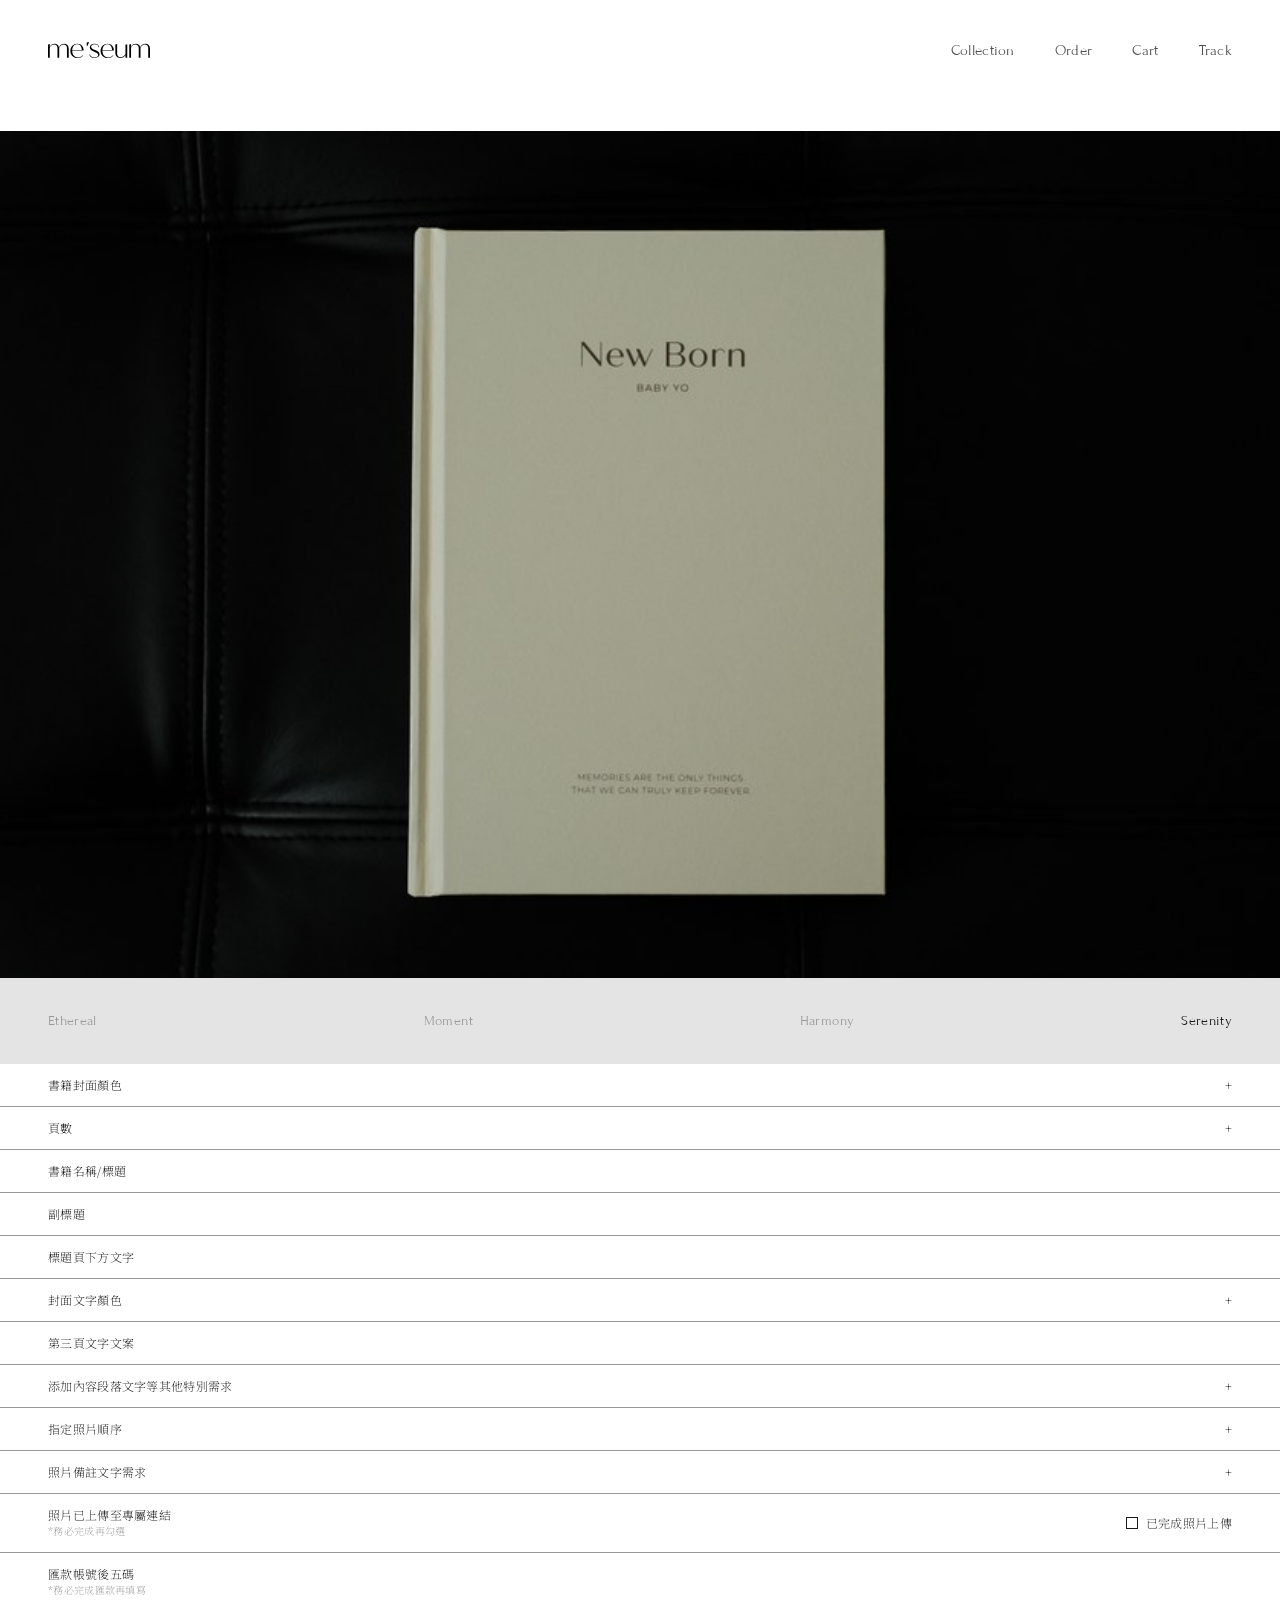
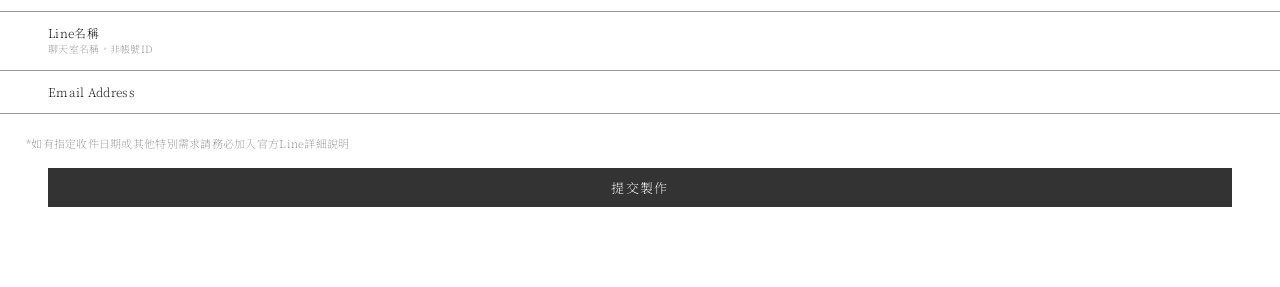
<file: production-serenity.html>
<!DOCTYPE html>
<html lang="zh-Hant">
<head>
<meta charset="UTF-8">
<meta name="viewport" content="width=device-width, initial-scale=1.0, maximum-scale=1.0, user-scalable=no">
<title>Serenity 製作表單 — me'seum</title>
<meta name="description" content="me'seum Serenity 款製作表單。">
<meta name="robots" content="noindex, nofollow">
<link rel="icon" href="images/logo.svg" type="image/svg+xml">
<link rel="preconnect" href="https://fonts.googleapis.com">
<link rel="preconnect" href="https://fonts.gstatic.com" crossorigin>
<link href="https://fonts.googleapis.com/css2?family=Forum&family=Noto+Serif+TC:wght@200&display=swap" rel="stylesheet">
<link rel="stylesheet" href="style.css?v=21">
<link rel="stylesheet" href="order-detail.css?v=13">
<link rel="stylesheet" href="production.css?v=14">
</head>
<body>

<header class="site-header" id="siteHeader">
  <a href="/" class="logo" aria-label="me'seum">
    <img src="images/logo.svg" alt="me'seum">
  </a>
  <nav class="desktop-nav">
    <ul>
      <li><a href="collection.html" class="nav-link">Collection</a></li>
      <li><a href="order.html" class="nav-link">Order</a></li>
      <li><a href="cart.html" class="nav-link">Cart<span data-cart-count hidden></span></a></li>
      <li><a href="lookup.html" class="nav-link">Track</a></li>
    </ul>
  </nav>
  <button class="menu-toggle" id="menuToggle" aria-label="開啟選單" aria-expanded="false">
    <span></span>
    <span></span>
  </button>
</header>

<nav class="mobile-nav" id="mobileNav">
  <ul>
    <li><a href="collection.html" class="nav-link">Collection</a></li>
    <li><a href="order.html" class="nav-link">Order</a></li>
    <li><a href="cart.html" class="nav-link">Cart<span data-cart-count hidden></span></a></li>
    <li><a href="lookup.html" class="nav-link">Track</a></li>
  </ul>
</nav>

<main class="production">

  <section class="production-hero">
    <div class="production-hero__media">
      <img src="images/production/hero-serenity.jpg?v=2" alt="Serenity">
    </div>
    <nav class="style-tabs">
      <span class="style-tabs__item">Ethereal</span>
      <span class="style-tabs__item">Moment</span>
      <span class="style-tabs__item">Harmony</span>
      <span class="style-tabs__item is-active">Serenity</span>
    </nav>
  </section>

  <form class="production-form" id="productionForm" novalidate>

    <div class="field field--accordion" data-field="coverColor" data-required="true">
      <button type="button" class="field__row">
        <span class="field__label">書籍封面顏色</span>
        <span class="field__value" data-empty="+"></span>
      </button>
      <div class="field__options">
        <button type="button" class="option" data-value="白色">白色</button>
        <button type="button" class="option" data-value="米色">米色</button>
      </div>
    </div>

    <div class="field field--accordion" data-field="pages" data-required="true">
      <button type="button" class="field__row">
        <span class="field__label">頁數</span>
        <span class="field__value" data-empty="+"></span>
      </button>
      <div class="field__options">
        <button type="button" class="option" data-value="80頁">80頁</button>
        <button type="button" class="option" data-value="120頁">120頁</button>
      </div>
    </div>

    <div class="field field--reveal" data-field="title">
      <label class="field__row">
        <span class="field__label">書籍名稱/標題</span>
        <input type="text" class="field__input" id="titleInput" autocomplete="off">
      </label>
      <div class="field__example">
        <div class="field__example-media">
          <img src="images/production/title-example.jpg" alt="書籍名稱/標題範例">
        </div>
        <p class="field__example-caption">顯示於內頁第一頁</p>
      </div>
    </div>

    <div class="field field--reveal" data-field="subtitle">
      <label class="field__row">
        <span class="field__label">副標題</span>
        <input type="text" class="field__input" id="subtitleInput" autocomplete="off">
      </label>
      <div class="field__example">
        <div class="field__example-media field__example-media--wide">
          <img src="images/production/subtitle-example.jpg?v=3" alt="副標題範例">
        </div>
        <p class="field__example-caption">如無需文字請填「無」</p>
      </div>
    </div>

    <div class="field field--reveal" data-field="bottomText">
      <label class="field__row">
        <span class="field__label">標題頁下方文字</span>
        <input type="text" class="field__input" id="bottomTextInput" autocomplete="off">
      </label>
      <div class="field__example">
        <div class="field__example-media field__example-media--wide">
          <img src="images/production/bottomtext-example.jpg?v=3" alt="標題頁下方文字範例">
        </div>
        <p class="field__example-caption">如無需文字請填「無」</p>
      </div>
    </div>

    <div class="field field--accordion" data-field="coverTextColor" data-required="true">
      <button type="button" class="field__row">
        <span class="field__label">封面文字顏色</span>
        <span class="field__value" data-empty="+"></span>
      </button>
      <div class="field__options">
        <div class="field__example">
          <div class="field__example-media field__example-media--wide">
            <img src="images/production/serenity-cover-text-color.jpg" alt="封面文字顏色選色說明">
          </div>
        </div>
        <button type="button" class="option" data-value="a黑">a黑</button>
        <button type="button" class="option" data-value="b灰">b灰</button>
        <button type="button" class="option" data-value="c深棕">c深棕</button>
        <button type="button" class="option" data-value="d米棕">d米棕</button>
        <button type="button" class="option" data-value="e暗紅">e暗紅</button>
        <button type="button" class="option" data-value="f亮紅">f亮紅</button>
        <button type="button" class="option" data-value="g亮橘">g亮橘</button>
        <button type="button" class="option" data-value="h黃">h黃</button>
        <button type="button" class="option" data-value="i深綠">i深綠</button>
        <button type="button" class="option" data-value="j亮綠">j亮綠</button>
        <button type="button" class="option" data-value="k深藍">k深藍</button>
        <button type="button" class="option" data-value="l亮藍">l亮藍</button>
        <button type="button" class="option" data-value="m紫">m紫</button>
        <button type="button" class="option" data-value="n粉">n粉</button>
      </div>
    </div>

    <div class="field field--reveal" data-field="page3">
      <label class="field__row">
        <span class="field__label">第三頁文字文案</span>
        <input type="text" class="field__input" id="page3Input" autocomplete="off">
      </label>
      <div class="field__example">
        <div class="field__example-media field__example-media--wide">
          <img src="images/production/page3-example.jpg?v=3" alt="第三頁文字文案範例">
        </div>
        <p class="field__example-caption">如無需文字請填「無」</p>
      </div>
    </div>

    <div class="field field--accordion" data-field="extraContent" data-required="true">
      <button type="button" class="field__row">
        <span class="field__label">添加內容段落文字等其他特別需求</span>
        <span class="field__value" data-empty="+"></span>
      </button>
      <div class="field__options">
        <div class="field__example">
          <div class="field__example-media field__example-media--wide">
            <img src="images/production/extra-example.jpg?v=3" alt="添加內容段落文字範例">
          </div>
        </div>
        <button type="button" class="option" data-value="無">無</button>
        <button type="button" class="option" data-value="有">有</button>
      </div>
      <p class="field__hint" id="extraContentHint"></p>
    </div>

    <div class="field field--accordion" data-field="photoOrder" data-required="true">
      <button type="button" class="field__row">
        <span class="field__label">指定照片順序</span>
        <span class="field__value" data-empty="+"></span>
      </button>
      <div class="field__options">
        <button type="button" class="option" data-value="無此需求">無此需求</button>
        <button type="button" class="option" data-value="指定順序">指定順序</button>
      </div>
      <p class="field__hint" id="photoOrderHint"></p>
    </div>

    <div class="field field--accordion" data-field="photoNote" data-required="true">
      <button type="button" class="field__row">
        <span class="field__label">照片備註文字需求</span>
        <span class="field__value" data-empty="+"></span>
      </button>
      <div class="field__options">
        <button type="button" class="option" data-value="無此需求">無此需求</button>
        <button type="button" class="option" data-value="有備註文字">有備註文字</button>
      </div>
      <p class="field__hint" id="photoNoteHint"></p>
    </div>

    <div class="field field--terms" data-field="photoUploaded" data-required="true">
      <button type="button" class="field__row" id="openPhotoUploadInfo">
        <span class="field__label">照片已上傳至專屬連結 <em>*務必完成再勾選</em></span>
        <span class="terms-check" id="photoUploadedCheck">
          <span class="terms-check__box"></span>
          <span class="terms-check__text">已完成照片上傳</span>
        </span>
      </button>
      <p class="field__hint field__hint--info" id="photoUploadInfoHint">照片檔案大小需至少1mb以上（小於1mb之照片會盡量協助縮小放置，但仍會有照片較模糊的情形喲！）</p>
    </div>

    <div class="field field--text" data-field="remit" data-required="true">
      <label class="field__row">
        <span class="field__label">匯款帳號後五碼 <em>*務必完成匯款再填寫</em></span>
        <input type="text" class="field__input" id="remitInput" inputmode="numeric" autocomplete="off">
      </label>
    </div>

    <div class="field field--text" data-field="lineName" data-required="true">
      <label class="field__row">
        <span class="field__label">Line名稱 <em>聊天室名稱，非帳號ID</em></span>
        <input type="text" class="field__input" id="lineNameInput" autocomplete="off">
      </label>
    </div>

    <div class="field field--text" data-field="email" data-required="true">
      <label class="field__row">
        <span class="field__label">Email Address</span>
        <input type="email" class="field__input" id="emailInput" autocomplete="email">
      </label>
    </div>

  </form>

  <p class="production-note">*如有指定收件日期或其他特別需求請務必加入官方Line詳細說明</p>

  <button type="submit" form="productionForm" class="submit-btn" id="submitProductionBtn">提交製作</button>

</main>

<script src="cart-store.js?v=9"></script>
<script src="script.js?v=15"></script>
<script src="production-serenity.js?v=3"></script>
</body>
</html>
</file>
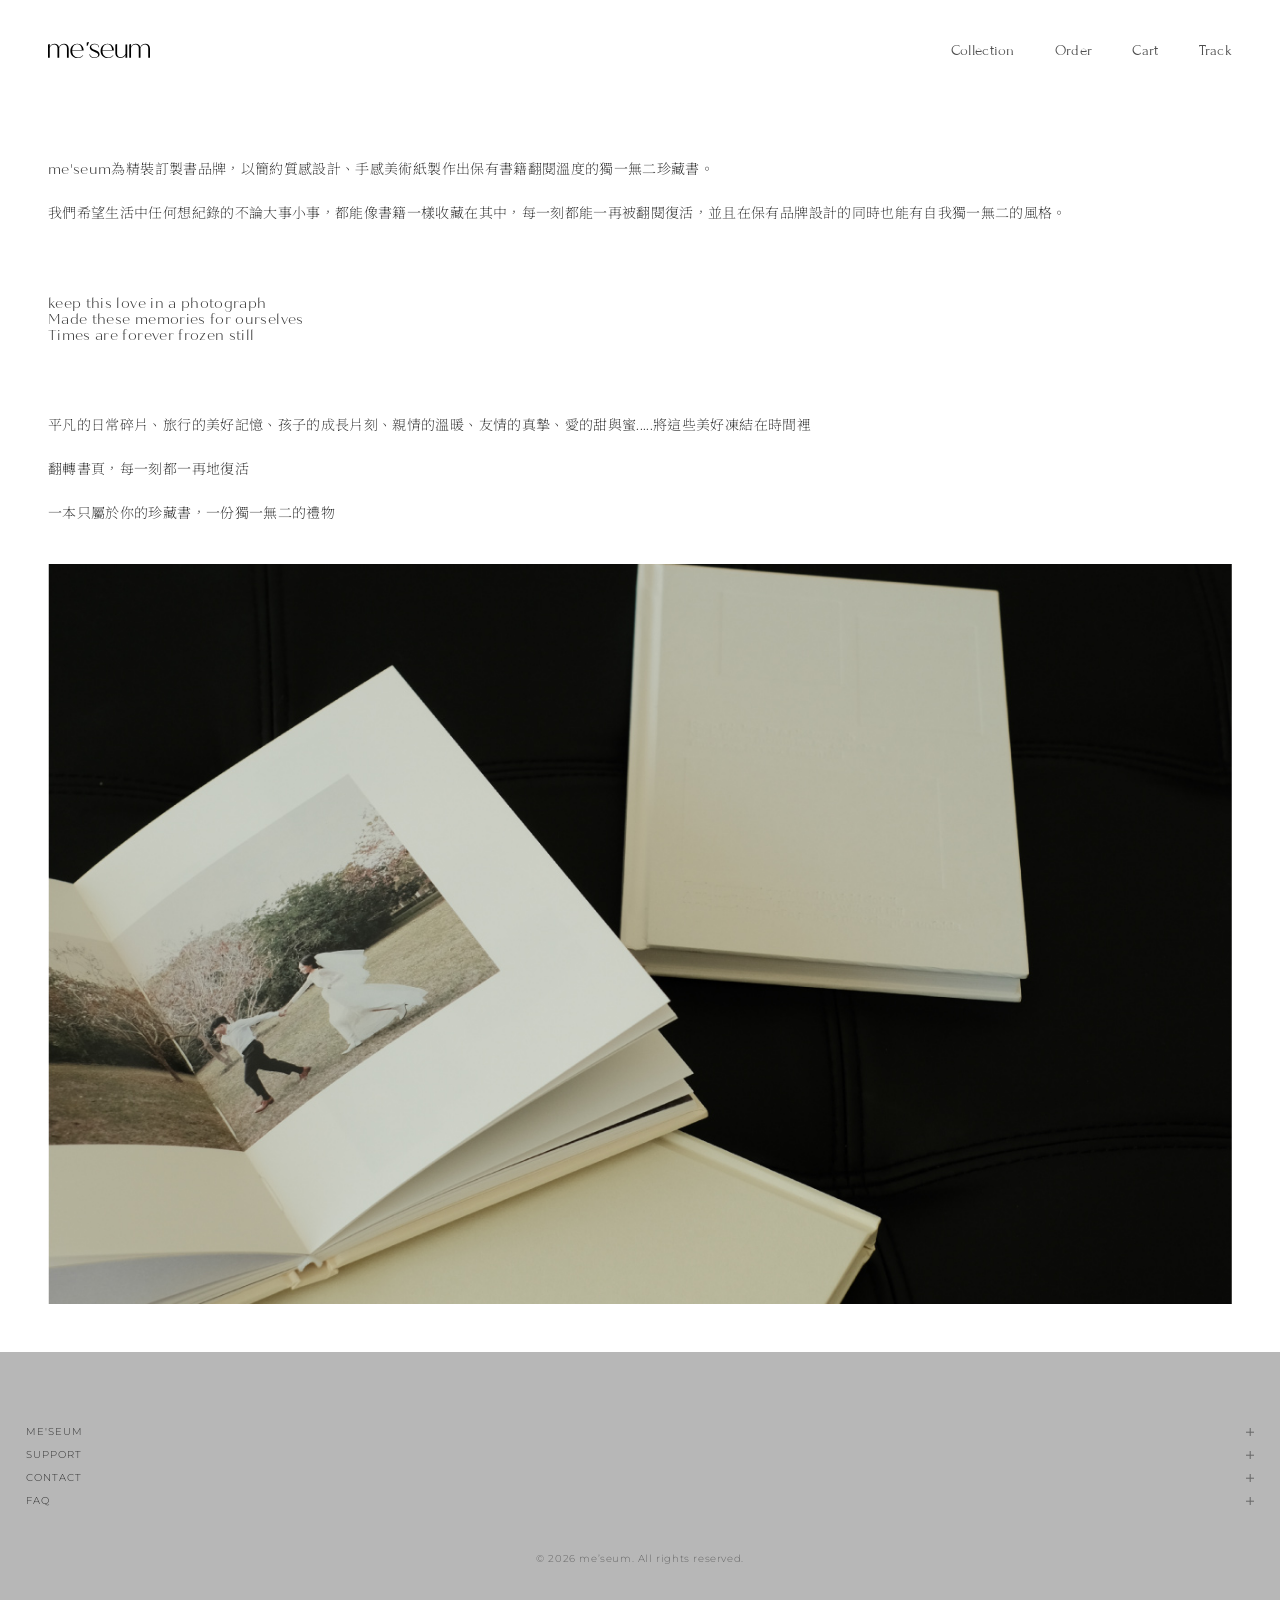
<file: story.html>
<!DOCTYPE html>
<html lang="zh-Hant">
<head>
<meta charset="UTF-8">
<meta name="viewport" content="width=device-width, initial-scale=1.0, maximum-scale=1.0, user-scalable=no">
<title>STORY — me'seum</title>
<meta name="description" content="me'seum，將每一段回憶收藏成冊。專屬於你的紀念相冊品牌故事。">
<link rel="icon" href="images/logo.svg" type="image/svg+xml">
<link rel="preconnect" href="https://fonts.googleapis.com">
<link rel="preconnect" href="https://fonts.gstatic.com" crossorigin>
<link href="https://fonts.googleapis.com/css2?family=Forum&family=Noto+Serif+TC:wght@200&display=swap" rel="stylesheet">
<link rel="stylesheet" href="style.css?v=21">
<link rel="stylesheet" href="page.css?v=18">
</head>
<body>

<header class="site-header" id="siteHeader">
  <a href="/" class="logo" aria-label="me'seum">
    <img src="images/logo.svg" alt="me'seum">
  </a>
  <nav class="desktop-nav">
    <ul>
      <li><a href="collection.html" class="nav-link">Collection</a></li>
      <li><a href="order.html" class="nav-link">Order</a></li>
      <li><a href="cart.html" class="nav-link">Cart<span data-cart-count hidden></span></a></li>
      <li><a href="lookup.html" class="nav-link">Track</a></li>
    </ul>
  </nav>
  <button class="menu-toggle" id="menuToggle" aria-label="開啟選單" aria-expanded="false">
    <span></span>
    <span></span>
  </button>
</header>

<nav class="mobile-nav" id="mobileNav">
  <ul>
    <li><a href="collection.html" class="nav-link">Collection</a></li>
    <li><a href="order.html" class="nav-link">Order</a></li>
    <li><a href="cart.html" class="nav-link">Cart<span data-cart-count hidden></span></a></li>
    <li><a href="lookup.html" class="nav-link">Track</a></li>
  </ul>
</nav>

<main class="story-page">
  <div class="story-text">
    <p><span class="story-text__en">me'seum</span>為精裝訂製書品牌，以簡約質感設計、手感美術紙製作出保有書籍翻閱溫度的獨一無二珍藏書。</p>

    <p>我們希望生活中任何想紀錄的不論大事小事，都能像書籍一樣收藏在其中，每一刻都能一再被翻閱復活，並且在保有品牌設計的同時也能有自我獨一無二的風格。</p>

    <p class="story-text__quote">keep this love in a photograph<br>
    Made these memories for ourselves<br>
    Times are forever frozen still</p>

    <p>平凡的日常碎片、旅行的美好記憶、孩子的成長片刻、親情的溫暖、友情的真摯、愛的甜與蜜.....將這些美好凍結在時間裡</p>

    <p>翻轉書頁，每一刻都一再地復活</p>

    <p>一本只屬於你的珍藏書，一份獨一無二的禮物</p>
  </div>

  <figure class="story-photo">
    <img src="e_story/e_1.jpg" alt="me'seum 珍藏書實品照" loading="lazy">
  </figure>
</main>

<div class="footer-links" id="footerLinks">
  <div class="footer-links__item" data-accordion>
    <button type="button" class="footer-links__row">
      <span>ME'SEUM</span>
      <span class="footer-links__icon"><span></span><span></span></span>
    </button>
    <div class="footer-links__panel">
      <a href="story.html" class="footer-links__sub">關於 meseum</a>
    </div>
  </div>

  <div class="footer-links__item" data-accordion>
    <button type="button" class="footer-links__row">
      <span>SUPPORT</span>
      <span class="footer-links__icon"><span></span><span></span></span>
    </button>
    <div class="footer-links__panel">
      <a href="lookup.html" class="footer-links__sub">訂單查詢</a>
      <a href="customer-service.html?tab=payment" class="footer-links__sub">付款方式</a>
      <a href="customer-service.html?tab=terms" class="footer-links__sub">訂購須知</a>
      <a href="customer-service.html?tab=overseas" class="footer-links__sub">海外服務</a>
    </div>
  </div>

  <div class="footer-links__item" data-accordion>
    <button type="button" class="footer-links__row">
      <span>CONTACT</span>
      <span class="footer-links__icon"><span></span><span></span></span>
    </button>
    <div class="footer-links__panel">
      <a href="https://lin.ee/RDZ6yvA" class="footer-links__sub" target="_blank" rel="noopener">Line</a>
      <a href="https://www.instagram.com/meseum.book?igsh=dnBoNGhxOWt0dWF4" class="footer-links__sub" target="_blank" rel="noopener">Instagram</a>
      <a href="mailto:meseum.book@gmail.com" class="footer-links__sub">Email</a>
    </div>
  </div>

  <div class="footer-links__item" data-accordion>
    <button type="button" class="footer-links__row">
      <span>FAQ</span>
      <span class="footer-links__icon"><span></span><span></span></span>
    </button>
    <div class="footer-links__panel">
      <a href="customer-service.html" class="footer-links__sub">常見問題</a>
    </div>
  </div>

  <p class="footer-links__copyright">&copy; <span id="year"></span> me&rsquo;seum. All rights reserved.</p>
</div>

<script src="cart-store.js?v=9"></script>
<script src="script.js?v=15"></script>
</body>
</html>
</file>
<file: style.css>
/* ---------- Fonts ---------- */
@font-face {
  font-family: 'Quiche Sans';
  src: url('fonts/QuicheSans-Light.otf') format('opentype');
  font-weight: 300;
  font-style: normal;
  font-display: swap;
  /* Fontspring demo build swaps several glyphs for promo dingbats — hyphen,
     parentheses, slash, and the digit 4 confirmed so far; restrict this face
     to the letters/digits/space known to be safe so the fallback font in the
     stack supplies the rest. If another swapped glyph turns up, exclude its
     code point here too. */
  unicode-range: U+20, U+30-33, U+35-39, U+41-5A, U+61-7A;
}

@font-face {
  font-family: 'Quiche Sans';
  src: url('fonts/QuicheSans-LightItalic.otf') format('opentype');
  font-weight: 300;
  font-style: italic;
  font-display: swap;
  unicode-range: U+20, U+30-33, U+35-39, U+41-5A, U+61-7A;
}

@font-face {
  font-family: 'Montserrat';
  src: url('fonts/Montserrat-Variable.ttf') format('truetype-variations');
  font-weight: 100 900;
  font-style: normal;
  font-display: swap;
}

:root {
  --dark-gray: #333333;
}

/* ---------- Reset & base ---------- */
* {
  margin: 0;
  padding: 0;
  box-sizing: border-box;
}

html {
  scroll-behavior: smooth;
}

body {
  font-family: 'Quiche Sans', 'Noto Sans TC', sans-serif;
  font-weight: 300;
  color: #1a1a1a;
  background: #fff;
  -webkit-font-smoothing: antialiased;
  overflow-x: hidden;
  display: flex;
  flex-direction: column;
  min-height: 100vh;
}

/* Sticky footer: on short pages (e.g. lookup.html with no results yet),
   main absorbs any leftover viewport height so .footer-links always sits
   flush against the bottom edge instead of floating mid-page with blank
   white space below it. Doesn't affect the homepage — .split-hero's own
   220vh height already exceeds the viewport on its own. */
main {
  flex: 1 0 auto;
}

img {
  display: block;
  max-width: 100%;
}

a {
  color: inherit;
  text-decoration: none;
}

ul {
  list-style: none;
}

/* nav / menu copy: Montserrat Light, 10pt, tracking 0.1em */
.nav-link {
  font-family: 'Montserrat', sans-serif;
  font-weight: 300;
  font-size: 10px;
  letter-spacing: 0.1em;
  text-underline-offset: 6px;
  text-decoration: underline;
  text-decoration-thickness: 1px;
  transition: opacity 0.25s ease;
}

.nav-link:hover {
  opacity: 0.55;
}

/* ---------- Header ---------- */
.site-header {
  position: fixed;
  top: 0;
  left: 0;
  right: 0;
  z-index: 100;
  display: flex;
  align-items: center;
  justify-content: space-between;
  padding: 40px 26px 20px;
  background: rgba(255, 255, 255, 0.92);
  backdrop-filter: blur(6px);
  transition: background 0.3s ease;
}

.logo img {
  height: 16px;
  width: auto;
}

.menu-toggle {
  width: 23px;
  height: 9px;
  background: none;
  border: none;
  cursor: pointer;
  display: flex;
  flex-direction: column;
  justify-content: space-between;
  padding: 0;
}

.menu-toggle span {
  display: block;
  height: 1px;
  width: 100%;
  background: #1a1a1a;
  transition: transform 0.3s ease, opacity 0.3s ease;
}

.menu-toggle[aria-expanded="true"] span:nth-child(1) {
  transform: translateY(4px) rotate(45deg);
}

.menu-toggle[aria-expanded="true"] span:nth-child(2) {
  transform: translateY(-4px) rotate(-45deg);
}

/* ---------- Mobile nav overlay ---------- */
.mobile-nav {
  position: fixed;
  inset: 0;
  z-index: 90;
  background: #fff;
  display: flex;
  flex-direction: column;
  align-items: flex-end;
  justify-content: flex-start;
  padding: 150px 26px 0;
  opacity: 0;
  visibility: hidden;
  transform: translateY(-8px);
  transition: opacity 0.35s ease, transform 0.35s ease, visibility 0.35s;
}

.mobile-nav.is-open {
  opacity: 1;
  visibility: visible;
  transform: translateY(0);
}

.mobile-nav ul {
  display: flex;
  flex-direction: column;
  align-items: flex-end;
  gap: 10px;
}

.mobile-nav .nav-link {
  font-family: 'Noto Serif TC', serif;
  font-weight: 300;
  font-size: 14px;
  letter-spacing: 0.02em;
  color: #333;
  text-decoration: none;
}

/* ---------- Desktop nav (shown instead of the hamburger at desktop
   widths) — hidden on mobile/tablet, where the hamburger + overlay handles
   navigation instead. ---------- */
.desktop-nav {
  display: none;
}

/* ---------- Split-hero wrapper: on mobile/tablet these are just
   pass-through containers (`display: contents`) so hero/photo-banner/
   quote/footer-visual stack normally in source order, completely
   unaffected. The split-screen pinned crossfade layout only exists at
   the desktop breakpoint below. ---------- */
.split-hero,
.split-hero__pin {
  display: contents;
}

/* ---------- Hero / poem ---------- */
.hero {
  padding: 509px 26px 40px;
}

.hero__poem {
  display: flex;
  flex-direction: column;
  gap: 1.5em;
}

/* body copy: Quiche Sans Light, 12pt, tracking 0.025em, line-height 16pt */
.hero__poem p {
  font-family: 'Quiche Sans', 'Montserrat', sans-serif;
  font-weight: 300;
  font-size: 12px;
  line-height: 16px;
  letter-spacing: 0.025em;
  color: #333;
}

.hero__links {
  display: flex;
  justify-content: space-between;
  align-items: center;
  margin-top: 87px;
  padding: 0 17px;
}

/* ---------- Photo banner ---------- */
.photo-banner {
  position: relative;
  width: 100%;
  aspect-ratio: 1 / 1;
  overflow: hidden;
}

.photo-banner picture,
.photo-banner img {
  display: block;
  width: 100%;
  height: 100%;
  object-fit: cover;
}

/* ---------- Quote section ---------- */
.quote {
  background: var(--dark-gray);
  color: #d9d6d2;
  padding: 71px 26px 88px;
}

.quote p {
  font-family: 'Quiche Sans', 'Montserrat', sans-serif;
  font-weight: 300;
  font-size: 12px;
  line-height: 16px;
  letter-spacing: 0.025em;
}

.quote__links {
  display: flex;
  gap: 40px;
  margin-top: 51px;
  padding: 0 17px;
}

.quote .nav-link {
  color: #d9d6d2;
}

/* ---------- Footer visual ---------- */
.footer-visual {
  width: 100%;
  aspect-ratio: 839 / 1130;
  background: #000;
  overflow: hidden;
}

.footer-visual picture {
  display: block;
  width: 100%;
  height: 100%;
}

.footer-visual img {
  width: 100%;
  height: 100%;
  object-fit: cover;
  opacity: 0.96;
}

/* ---------- Footer accordion links (shown on every page) ---------- */
.footer-links {
  background: #b7b7b7;
  padding: 68px 0 40px;
}

.footer-links__row {
  width: 100%;
  display: flex;
  align-items: center;
  justify-content: space-between;
  gap: 12px;
  padding: 5px 26px;
  background: none;
  border: none;
  cursor: pointer;
  font-family: 'Montserrat', sans-serif;
  font-weight: 300;
  font-size: 10px;
  letter-spacing: 0.1em;
  color: #333333;
  text-transform: uppercase;
}

.footer-links__icon {
  position: relative;
  width: 8px;
  height: 8px;
  flex: none;
}

.footer-links__icon span {
  position: absolute;
  background: #666666;
}

.footer-links__icon span:nth-child(1) {
  top: 50%;
  left: 0;
  width: 100%;
  height: 0.6px;
  transform: translateY(-50%);
}

.footer-links__icon span:nth-child(2) {
  left: 50%;
  top: 0;
  width: 0.6px;
  height: 100%;
  transform: translateX(-50%);
  transition: transform 0.2s ease;
}

.footer-links__item.is-open .footer-links__icon span:nth-child(2) {
  transform: translateX(-50%) scaleY(0);
}

.footer-links__panel {
  display: none;
  flex-direction: column;
  gap: 10px;
  padding: 4px 26px 14px;
}

.footer-links__item.is-open .footer-links__panel {
  display: flex;
}

.footer-links__sub {
  font-family: 'Noto Serif TC', serif;
  font-weight: 200;
  font-size: 12px;
  letter-spacing: 0.025em;
  color: #666666;
  text-decoration: none;
  width: fit-content;
}

.footer-links__sub:hover {
  color: #333333;
}

.footer-links__copyright {
  margin-top: 40px;
  text-align: center;
  font-family: 'Montserrat', sans-serif;
  font-size: 10px;
  letter-spacing: 0.06em;
  color: #666666;
}

/* ---------- Responsive: tablet / desktop ---------- */
@media (min-width: 700px) {
  .site-header {
    padding: 40px 48px 20px;
  }

  .hero {
    padding: 200px 48px 96px;
    display: flex;
    flex-direction: column;
    align-items: center;
  }

  .hero__poem {
    text-align: center;
    align-items: center;
  }

  .hero__poem p {
    font-size: 14px;
  }

  .hero__links {
    max-width: 640px;
    width: 100%;
  }

  .photo-banner,
  .footer-visual {
    aspect-ratio: 16 / 9;
  }

  .quote {
    padding: 100px 48px 120px;
    text-align: center;
    display: flex;
    flex-direction: column;
    align-items: center;
  }

  .quote p {
    text-align: center;
  }
}

@media (min-width: 1080px) {
  .photo-banner,
  .footer-visual {
    aspect-ratio: 21 / 9;
  }
}

/* ---------- Desktop split-hero: left/right full-height columns pinned
   in place while the page scrolls through them, the hero poem crossfading
   into the quote (and the sea photo into the product photo) — then the
   pin releases and the page continues normally into the footer links.
   Crossfade opacity is driven by collection... no, by script.js reading
   scroll position (see script.js) and is purely visual — it never blocks
   or intercepts scrolling, so there's none of the risk that came with
   trying to do that on the collection page. */
@media (min-width: 1024px) {
  /* Transparent only on pages with their own pinned full-height hero
     visual sitting directly under it (homepage's split-hero, collection's
     pinned photo groups) — every other page just has plain scrolling
     content there, which would show through and overlap the logo/nav
     otherwise. */
  body.transparent-header .site-header {
    background: transparent;
    backdrop-filter: none;
  }

  .desktop-nav {
    display: block;
  }

  .desktop-nav ul {
    display: flex;
    gap: 40px;
  }

  .desktop-nav .nav-link {
    font-family: 'Forum', 'Noto Serif TC', serif;
    font-size: 15px;
    font-weight: 400;
    letter-spacing: 0.02em;
    color: #4d4d4d;
    text-decoration: none;
  }

  .desktop-nav .nav-link:hover {
    color: #999999;
    text-decoration: underline;
    text-decoration-thickness: 1px;
    text-underline-offset: 6px;
    opacity: 1;
  }

  .menu-toggle {
    display: none;
  }

  .split-hero,
  .split-hero__pin {
    display: block;
  }

  .split-hero {
    position: relative;
    height: 220vh;
  }

  .split-hero__pin {
    position: sticky;
    top: 0;
    height: 100vh;
    display: grid;
    grid-template-columns: 1fr 1fr;
    grid-template-rows: 100vh;
    overflow: hidden;
  }

  /* Both items in a pair share the same grid cell — CSS Grid lets items
     overlap like this without needing position: absolute (which, paired
     with display: flex on the item itself, turned out to have a
     containing-block quirk in testing: the .hero/.quote pair stretched to
     the full pinned width instead of just their column). Letting grid's
     own stretch/overlap size them is simpler and doesn't have that bug. */
  .split-hero .hero,
  .split-hero .quote {
    grid-column: 1;
    grid-row: 1;
    width: 100%;
    height: 100%;
    display: flex;
    flex-direction: column;
    justify-content: flex-end;
    align-items: flex-start;
    padding: 0 64px 96px;
    opacity: 0;
  }

  .split-hero .photo-banner,
  .split-hero .footer-visual {
    grid-column: 2;
    grid-row: 1;
    width: 100%;
    height: 100%;
    aspect-ratio: auto;
    opacity: 0;
  }

  .split-hero .photo-banner img,
  .split-hero .footer-visual img {
    opacity: 1;
  }

  .split-hero .hero,
  .split-hero .photo-banner {
    opacity: 1;
  }

  .split-hero .hero__poem {
    text-align: left;
    align-items: flex-start;
  }

  .split-hero .hero__poem p,
  .split-hero .quote p {
    font-size: 13px;
  }

  .split-hero .hero__links {
    max-width: none;
    width: auto;
    justify-content: flex-start;
    gap: 40px;
    margin-top: 40px;
    padding: 0;
  }

  .split-hero .quote {
    background: transparent;
    color: #1a1a1a;
    text-align: left;
    align-items: flex-start;
  }

  .split-hero .quote p {
    text-align: left;
  }

  .split-hero .quote .nav-link {
    color: #1a1a1a;
  }

  .split-hero .quote__links {
    margin-top: 40px;
    padding: 0;
  }
}

/* ---------- Reveal on scroll ---------- */
.reveal {
  opacity: 0;
  transform: translateY(18px);
  transition: opacity 0.4s ease, transform 0.4s ease;
}

.reveal.is-visible {
  opacity: 1;
  transform: translateY(0);
}
</file>
<file: order-detail.css>
/* ---------- Product info block ---------- */
.order-detail {
  padding-top: 131px;
}

.product-info {
  border-top: 1px solid #999;
  padding: 13px 26px 0;
  display: flex;
  gap: 17px;
}

.product-info__media {
  flex: 0 0 45%;
  width: 45%;
  max-width: 220px;
  aspect-ratio: 138 / 185;
  overflow: hidden;
  background: #f2f2f0;
}

.product-info__media img {
  width: 100%;
  height: 100%;
  object-fit: cover;
}

.product-info__body {
  flex: 1;
  min-width: 0;
  padding-top: 7px;
}

.product-info__heading {
  display: flex;
  justify-content: space-between;
  align-items: baseline;
  gap: 12px;
}

.product-info__name,
.product-info__price,
.order-total__row {
  font-family: 'Forum', 'Songti TC', 'Noto Serif TC', serif;
  font-size: 16px;
  letter-spacing: 0.025em;
}

.product-info__features {
  margin-top: 68px;
}

.product-info__features p,
.spec-row {
  font-family: 'Noto Serif TC', serif;
  font-weight: 200;
  font-size: 12px;
  letter-spacing: 0.025em;
  line-height: 14px;
}

.product-info__specs {
  margin-top: 27px;
  padding-bottom: 13px;
}

.spec-row {
  display: flex;
  padding: 3px 0;
}

.spec-label {
  flex: 0 0 76px;
}

.product-info__specs .spec-label {
  flex-basis: 68px;
}

/* ---------- Order form ---------- */
.order-form {
  border-top: 1px solid #999;
  margin-top: 40px;
}

.field {
  border-bottom: 1px solid #999;
}

.field__row {
  width: 100%;
  display: flex;
  align-items: center;
  justify-content: space-between;
  gap: 12px;
  padding: 14px 26px;
  min-height: 21px;
  background: none;
  border: none;
  font-family: 'Noto Serif TC', serif;
  font-weight: 200;
  font-size: 12px;
  letter-spacing: 0.025em;
  line-height: 14px;
  color: #1a1a1a;
  text-align: left;
  cursor: pointer;
}

label.field__row {
  cursor: default;
}

.field__label {
  flex: 0 0 auto;
  background: none;
  border: none;
  padding: 0;
  font: inherit;
  color: inherit;
  cursor: pointer;
  text-align: left;
}


.field__value {
  flex: 1;
  text-align: right;
  color: #1a1a1a;
}

.field__value:empty::after {
  content: attr(data-empty);
}

.field__input {
  flex: 1;
  min-width: 0;
  border: none;
  outline: none;
  background: none;
  text-align: right;
  font: inherit;
  color: #1a1a1a;
}

.field__input::placeholder {
  color: #b3b3b3;
}

.field__hint {
  padding: 0 26px 6px;
  margin-top: -2px;
  font-family: 'Noto Serif TC', serif;
  font-weight: 200;
  font-size: 10px;
  letter-spacing: 0.025em;
  color: #b23b3b;
  min-height: 0;
}

.field__hint:empty {
  display: none;
}

.field__hint--note {
  color: #999;
}

.field__hint--inline {
  padding: 0 26px 8px 64px;
  margin-top: -8px;
  text-align: right;
}

.field__hint--persist {
  padding: 0 26px 10px;
  margin-top: -2px;
  text-align: right;
}

/* accordion options */
.field__options {
  display: none;
  flex-direction: column;
  padding-bottom: 10px;
}

.field.is-open .field__options {
  display: flex;
}

.field.is-open .field__row {
  color: #1a1a1a;
}

.option {
  border: none;
  background: none;
  text-align: right;
  padding: 11px 26px 11px 46px;
  font-family: 'Noto Serif TC', serif;
  font-weight: 200;
  font-size: 12px;
  letter-spacing: 0.025em;
  line-height: 16px;
  color: #666;
  cursor: pointer;
}

.option:hover,
.option.is-selected {
  color: #1a1a1a;
}

.option.is-selected {
  font-weight: 400;
}

.qty-custom {
  display: flex;
  align-items: center;
  justify-content: flex-end;
  gap: 8px;
  padding: 11px 26px 11px 46px;
}

.qty-custom input {
  width: 84px;
  border: 1px solid #999;
  padding: 6px 8px;
  text-align: right;
  outline: none;
  font-family: 'Noto Serif TC', serif;
  font-weight: 200;
  font-size: 12px;
  letter-spacing: 0.025em;
  color: #1a1a1a;
}

.qty-custom input::placeholder {
  font-family: 'Noto Serif TC', serif;
  font-weight: 200;
  font-size: 12px;
  letter-spacing: 0.025em;
  color: #b3b3b3;
}

.qty-custom span {
  font-family: 'Noto Serif TC', serif;
  font-weight: 200;
  font-size: 12px;
  letter-spacing: 0.025em;
  color: #1a1a1a;
}

/* terms checkbox row — the whole .field__row button opens the modal */
.terms-check {
  display: flex;
  align-items: center;
  gap: 8px;
  flex: 0 0 auto;
  pointer-events: none;
}

.terms-check__box {
  width: 12px;
  height: 12px;
  border: 1px solid #1a1a1a;
  display: inline-block;
  flex: none;
}

.terms-check.is-checked .terms-check__box,
#modalAgreeRow.is-checked .terms-check__box {
  background: #1a1a1a;
}

/* ---------- Total + submit ---------- */
.order-total {
  padding: 72px 26px 0;
}

.order-total__row {
  display: flex;
  justify-content: space-between;
  padding-bottom: 16px;
  border-bottom: 1px solid #999;
}

.order-total__row--amount-only {
  justify-content: flex-end;
}

.submit-btn {
  display: block;
  width: calc(100% - 52px);
  margin: 32px 26px 60px;
  padding: 10px 0;
  background: var(--dark-gray);
  color: #fff;
  border: none;
  font-family: 'Noto Serif TC', serif;
  font-weight: 200;
  font-size: 13px;
  letter-spacing: 0.1em;
  cursor: pointer;
}

.submit-btn[hidden] {
  display: none;
}

.submit-btn:disabled {
  opacity: 0.4;
  cursor: not-allowed;
}

.cart-feedback {
  display: none;
  text-align: center;
  margin: -40px 26px 60px;
  font-family: 'Noto Serif TC', serif;
  font-weight: 200;
  font-size: 12px;
  letter-spacing: 0.025em;
  color: #3b7a3b;
}

.cart-feedback.is-visible {
  display: block;
}

.cart-feedback a {
  text-decoration: underline;
  text-underline-offset: 3px;
  color: inherit;
}

/* ---------- Terms modal ---------- */
.modal {
  position: fixed;
  inset: 0;
  z-index: 200;
  display: flex;
  align-items: flex-end;
  opacity: 0;
  visibility: hidden;
  transition: opacity 0.3s ease, visibility 0.3s;
}

.modal.is-open {
  opacity: 1;
  visibility: visible;
}

.modal__overlay {
  position: absolute;
  inset: 0;
  background: rgba(0, 0, 0, 0.4);
}

.modal__panel {
  position: relative;
  background: #fff;
  width: 100%;
  max-height: 80vh;
  display: flex;
  flex-direction: column;
  transform: translateY(16px);
  transition: transform 0.3s ease;
}

.modal.is-open .modal__panel {
  transform: translateY(0);
}

.modal__header {
  display: flex;
  align-items: center;
  justify-content: space-between;
  padding: 18px 26px;
  border-bottom: 1px solid #999;
  font-family: 'Forum', 'Songti TC', 'Noto Serif TC', serif;
  font-size: 15px;
  letter-spacing: 0.025em;
}

.modal__close {
  border: none;
  background: none;
  font-size: 20px;
  line-height: 1;
  cursor: pointer;
  color: #1a1a1a;
}

.modal__body {
  overflow-y: auto;
  padding: 20px 26px;
  display: flex;
  flex-direction: column;
  gap: 12px;
}

.modal__body p {
  font-family: 'Noto Serif TC', serif;
  font-weight: 200;
  font-size: 12px;
  letter-spacing: 0.025em;
  line-height: 20px;
  color: #333;
}

.modal__body--emphasis {
  font-weight: 500;
  color: #1a1a1a;
}

.modal__agree {
  display: none;
  align-items: flex-start;
  gap: 8px;
  padding: 16px 26px;
  border-top: 1px solid #999;
  font-family: 'Noto Serif TC', serif;
  font-weight: 200;
  font-size: 12px;
  letter-spacing: 0.025em;
  line-height: 20px;
  cursor: pointer;
}

.modal__agree .terms-check__box {
  margin-top: 4px;
}

.modal__agree em {
  display: block;
  font-style: normal;
  font-size: 10px;
  color: #999;
}

.modal__agree.is-visible {
  display: flex;
}

.modal__agree input {
  display: none;
}

/* ---------- Responsive ---------- */
@media (min-width: 700px) {
  .product-info,
  .field__row,
  .order-total,
  .submit-btn {
    padding-left: 48px;
    padding-right: 48px;
  }

  .submit-btn {
    width: calc(100% - 96px);
    margin-left: 48px;
    margin-right: 48px;
  }

  .product-info__media {
    flex-basis: 40%;
    width: 40%;
    max-width: 260px;
  }
}
</file>
<file: cart.css>
.cart-page {
  padding-top: 131px;
  padding-bottom: 40px;
}

.cart-page__title {
  font-family: 'Forum', 'Songti TC', 'Noto Serif TC', serif;
  font-weight: 400;
  font-size: 20px;
  letter-spacing: 0.025em;
  padding: 0 26px 24px;
  border-bottom: 1px solid #999;
}

/* The cart item list already closes with its own bottom border, so the
   checkout form shouldn't add another top border + margin on top of that —
   doing so left a blank empty-looking row above "專屬折扣碼". */
.checkout-form {
  border-top: none;
  margin-top: 0;
}

.cart-empty {
  padding: 60px 26px;
  text-align: center;
  font-family: 'Noto Serif TC', serif;
  font-weight: 200;
  font-size: 12px;
  letter-spacing: 0.025em;
  color: #666;
}

.cart-empty a {
  display: block;
  margin-top: 12px;
  text-decoration: underline;
  text-underline-offset: 3px;
  color: #1a1a1a;
}

.cart-item {
  display: flex;
  gap: 17px;
  padding: 24px 26px;
  border-bottom: 1px solid #999;
}

.cart-item__media {
  flex: 0 0 88px;
  width: 88px;
  aspect-ratio: 138 / 185;
  overflow: hidden;
  background: #f2f2f0;
}

.cart-item__media img {
  width: 100%;
  height: 100%;
  object-fit: cover;
}

.cart-item__body {
  flex: 1;
  min-width: 0;
}

.cart-item__heading {
  display: flex;
  align-items: baseline;
  justify-content: space-between;
  gap: 12px;
}

.cart-item__name {
  font-family: 'Forum', 'Songti TC', 'Noto Serif TC', serif;
  font-size: 15px;
  letter-spacing: 0.025em;
}

.cart-item__remove {
  border: none;
  background: none;
  font-family: 'Noto Serif TC', serif;
  font-weight: 200;
  font-size: 10px;
  letter-spacing: 0.05em;
  color: #999;
  text-decoration: underline;
  text-underline-offset: 3px;
  cursor: pointer;
}

.cart-item__specs {
  margin-top: 12px;
  display: flex;
  flex-direction: column;
  gap: 2px;
}

.cart-item__specs .spec-row {
  padding: 0;
}

.cart-item__specs .spec-label {
  flex-basis: 68px;
  color: #999;
}

.cart-item__subtotal {
  margin-top: 12px;
  display: flex;
  justify-content: space-between;
  font-family: 'Forum', 'Songti TC', 'Noto Serif TC', serif;
  font-size: 13px;
  letter-spacing: 0.025em;
}

.cart-item__subtotal--amount-only {
  justify-content: flex-end;
}

.cart-summary {
  padding: 32px 26px 0;
}

.cart-summary__row {
  display: flex;
  justify-content: space-between;
  gap: 12px;
  padding: 6px 0;
  font-family: 'Noto Serif TC', serif;
  font-weight: 200;
  font-size: 12px;
  letter-spacing: 0.025em;
  color: #333;
}

.cart-summary__row--sub span:first-child {
  color: #999;
}

.cart-summary__row--total {
  font-family: 'Forum', 'Songti TC', 'Noto Serif TC', serif;
  font-size: 16px;
  letter-spacing: 0.025em;
  color: #1a1a1a;
  padding-top: 16px;
  margin-top: 8px;
  border-top: 1px solid #999;
}

#checkoutBtn {
  margin-top: 40px;
}

.cart-error {
  margin: 16px 26px 0;
  text-align: center;
  font-family: 'Noto Serif TC', serif;
  font-weight: 200;
  font-size: 12px;
  letter-spacing: 0.025em;
  color: #b23b3b;
}

@media (min-width: 700px) {
  .cart-page__title,
  .cart-item,
  .cart-summary {
    padding-left: 48px;
    padding-right: 48px;
  }
}
</file>
<file: collection.css>
.collection {
  padding-top: 131px;
}

/* ---------- Photo stacks (full-bleed, no gaps, normal scroll) ---------- */
.collection-photos {
  display: flex;
  flex-direction: column;
}

.collection-photos img {
  width: 100%;
  height: auto;
  display: block;
}

/* ---------- Photo carousel (hyphen-named photo sets): plain horizontal
   native scroll-snap, swipe left/right to see the next photo. Fully
   independent of the page's own vertical scroll — no listeners block or
   intercept anything, so none of the vertical pin/lock issues apply. */
.photo-carousel {
  position: relative;
}

.photo-carousel__track {
  display: flex;
  overflow-x: auto;
  scroll-snap-type: x mandatory;
  -webkit-overflow-scrolling: touch;
  scrollbar-width: none;
}

.photo-carousel__track::-webkit-scrollbar {
  display: none;
}

.photo-carousel__img {
  flex: 0 0 100vw;
  width: 100vw;
  display: block;
  scroll-snap-align: start;
  scroll-snap-stop: always;
}

/* Overlap adjacent photos by 1px to hide the hairline seam Safari
   renders at the boundary between horizontally scroll-snapped elements
   (a compositing artifact, not a width-rounding issue). */
.photo-carousel__img:not(:first-child) {
  margin-left: -1px;
  width: calc(100vw + 1px);
}

.photo-carousel__dots {
  position: absolute;
  left: 0;
  right: 0;
  bottom: 16px;
  display: flex;
  justify-content: center;
  gap: 6px;
  pointer-events: none;
}

.photo-carousel__dot {
  width: 9px;
  height: 1.5px;
  border-radius: 1px;
  background: rgba(255, 255, 255, 0.5);
}

.photo-carousel__dot.is-active {
  background: #fff;
}

/* ---------- Text sections ---------- */
.collection-text {
  padding: 48px 26px;
}

.collection-text__title {
  font-family: 'Forum', 'Songti TC', 'Noto Serif TC', serif;
  font-size: 15px;
  letter-spacing: 0.025em;
  text-align: left;
  margin-bottom: 20px;
}

.collection-text__title:last-child {
  margin-bottom: 0;
}

.collection-text__body {
  font-family: 'Noto Serif TC', serif;
  font-weight: 200;
  font-size: 12px;
  line-height: 20px;
  letter-spacing: 0.025em;
  color: #333;
  text-align: left;
}

.collection-text__body + .collection-text__body {
  margin-top: 20px;
}

.collection-text__highlight {
  font-family: 'Noto Serif TC', serif;
  font-weight: 500;
  font-size: 14px;
  letter-spacing: 0.025em;
  color: #1a1a1a;
}

.collection-text__inline-note {
  font-family: 'Noto Serif TC', serif;
  font-weight: 200;
  font-size: 11px;
  letter-spacing: 0.025em;
  color: #999;
  margin-left: 8px;
}

.collection-text__note {
  margin-top: 20px;
  display: flex;
  flex-direction: column;
  gap: 8px;
}

.collection-text__note p {
  font-family: 'Noto Serif TC', serif;
  font-weight: 200;
  font-size: 12px;
  line-height: 20px;
  letter-spacing: 0.025em;
  color: #999;
  text-align: left;
}

/* ---------- "Collection" divider heading before the style section ---------- */
.collection-heading {
  padding: 64px 26px;
  text-align: center;
}

.collection-heading p {
  font-family: 'Forum', 'Songti TC', 'Noto Serif TC', serif;
  font-size: 18px;
  letter-spacing: 0.05em;
}

/* ---------- Style section (clickable tabs switch photo + features) ---------- */
.cs-style__hero {
  position: relative;
  width: 100%;
  aspect-ratio: 838 / 555;
  overflow: hidden;
  background: #f2f2f0;
}

.cs-style__hero-img {
  position: absolute;
  inset: 0;
  width: 100%;
  height: 100%;
  object-fit: cover;
}

.cs-style__hero-img[hidden] {
  display: none;
}

.cs-style__photos {
  width: 100%;
  height: auto;
  display: block;
}

.cs-style__tabs {
  display: flex;
  align-items: center;
  justify-content: space-between;
  gap: 12px;
  background: #e4e4e4;
  padding: 32px 26px;
}

.cs-style__tab {
  flex: none;
  background: none;
  border: none;
  padding: 0;
  font-family: 'Forum', serif;
  font-size: 14px;
  letter-spacing: 0.025em;
  color: #999;
  cursor: pointer;
}

.cs-style__tab.is-active {
  color: #1a1a1a;
}

.cs-style__panel {
  display: none;
}

.cs-style__panel.is-active {
  display: block;
}

.cs-style__features {
  display: flex;
  padding: 40px 26px;
  gap: 12px;
}

.cs-style__col {
  flex: 1;
  min-width: 0;
  display: flex;
  flex-direction: column;
  gap: 12px;
}

.cs-style__col p {
  font-family: 'Noto Serif TC', serif;
  font-weight: 200;
  font-size: 12px;
  line-height: 18px;
  letter-spacing: 0.025em;
  color: #333;
}

/* ---------- CTA link ---------- */
.collection-cta {
  padding: 40px 26px 88px;
  text-align: center;
}

.collection-cta__btn {
  display: inline-block;
  font-family: 'Noto Serif TC', serif;
  font-weight: 200;
  font-size: 13px;
  letter-spacing: 0.05em;
  color: #1a1a1a;
  text-decoration: underline;
  text-underline-offset: 4px;
}

@media (min-width: 700px) {
  .collection-text__title {
    font-size: 17px;
  }

  .collection-text__body {
    font-size: 14px;
  }

  .cs-style__col p {
    font-size: 13px;
  }
}

/* ---------- Desktop collection: split-screen pinned layout, one group
   per "page" of scroll (mirrors the homepage .split-hero pattern) — left
   text crossfades, right side shows an auto-playing photo carousel per
   group. Below 1024px this entire block does nothing; the mobile layout
   (.collection--mobile) is what actually renders. ---------- */
.split-collection {
  display: none;
}

@media (min-width: 1024px) {
  .collection--mobile {
    display: none;
  }

  .split-collection {
    display: block;
    position: relative;
    height: 700vh; /* 7 groups × 100vh */
  }

  .split-collection__pin {
    position: sticky;
    top: 0;
    height: 100vh;
    display: grid;
    grid-template-columns: 1fr 1fr;
    grid-template-rows: 100vh;
    overflow: hidden;
    background: #fff;
  }

  .split-collection__text {
    grid-column: 1;
    grid-row: 1;
    min-width: 0;
    min-height: 0;
    width: 100%;
    height: 100%;
    display: flex;
    flex-direction: column;
    justify-content: center;
    padding: 0 64px;
    opacity: 0;
    pointer-events: none;
  }

  .split-collection__text[data-group="7"] .cs-style__tab {
    pointer-events: auto;
  }

  .split-collection__text[data-group="1"] {
    opacity: 1;
  }

  .split-collection__photo {
    grid-column: 2;
    grid-row: 1;
    min-width: 0;
    min-height: 0;
    width: 100%;
    height: 100%;
    position: relative;
    overflow: hidden;
    opacity: 0;
  }

  .split-collection__photo[data-group="1"] {
    opacity: 1;
  }

  .split-collection .collection-text__title {
    font-size: 20px;
    margin-bottom: 24px;
    text-align: left;
  }

  .split-collection .collection-text__body {
    font-size: 14px;
    line-height: 22px;
    text-align: left;
  }

  .split-collection .collection-text__note {
    margin-top: 24px;
  }

  .split-collection .collection-text__note p {
    font-size: 13px;
    line-height: 22px;
  }

  .split-collection .photo-carousel,
  .split-collection .photo-carousel__track,
  .split-collection .photo-carousel__img {
    width: 100%;
    height: 100%;
  }

  .split-collection .photo-carousel__img {
    object-fit: cover;
  }

  .photo-carousel__dots--corner {
    position: absolute;
    left: auto;
    right: 32px;
    bottom: 32px;
    justify-content: flex-end;
  }

  /* ---------- Group 7: style tabs, reusing the mobile cs-style classes
     but laid out for the desktop split panel. ---------- */
  .split-collection .cs-style__tabs--desktop {
    display: flex;
    flex-direction: column;
    align-items: flex-start;
    gap: 18px;
    background: none;
    padding: 0 0 40px;
  }

  .split-collection .cs-style__tab {
    font-size: 22px;
  }

  .split-collection .cs-style__features {
    flex-direction: column;
    padding: 0;
    gap: 8px;
  }

  .split-collection .cs-style__col p {
    font-size: 13px;
    line-height: 22px;
  }

  .split-collection__photo[data-group="7"] {
    background: #fff;
  }

  .split-collection__photo[data-group="7"] .cs-style__hero-img {
    inset: auto;
    top: 0;
    right: 0;
    left: auto;
    bottom: 0;
    transform: none;
    width: auto;
    height: 100%;
    max-width: none;
    max-height: none;
    object-fit: unset;
  }
}

/* ---------- Scroll-snap: one stop per group, scoped to only when the
   split-collection section is near the viewport (collection.js toggles
   this class), so it never affects scrolling anywhere else on the page —
   same scoping technique already proven working on the homepage. ---------- */
html.collection-snap-zone {
  scroll-snap-type: y mandatory;
  scroll-padding-top: 76px;
}

.split-collection__snap-marker {
  position: absolute;
  left: 0;
  width: 1px;
  height: 1px;
  scroll-snap-align: start;
  scroll-snap-stop: always;
  pointer-events: none;
}

/* ---------- Nav color adapts when a light-background photo is showing
   behind it (group 2's first photo specifically). ---------- */
.site-header.nav-light .desktop-nav .nav-link {
  color: #b3b3b3;
}
</file>
<file: page.css>
.content-page {
  padding-top: 131px;
  padding-bottom: 80px;
}

.content-page__title {
  font-family: 'Forum', 'Songti TC', 'Noto Serif TC', serif;
  font-weight: 400;
  font-size: 20px;
  letter-spacing: 0.025em;
  padding: 0 26px 24px;
  border-bottom: 1px solid #999;
}

.content-page__body {
  padding: 32px 26px 0;
  display: flex;
  flex-direction: column;
  gap: 16px;
}

.content-page__body p {
  font-family: 'Noto Serif TC', serif;
  font-weight: 200;
  font-size: 12px;
  letter-spacing: 0.025em;
  line-height: 20px;
  color: #333;
}

.content-page__body p.content-page__emphasis {
  font-weight: 500;
  color: #1a1a1a;
}

.content-page__placeholder {
  padding: 80px 26px;
  text-align: center;
  font-family: 'Noto Serif TC', serif;
  font-weight: 200;
  font-size: 12px;
  letter-spacing: 0.025em;
  color: #999;
}

@media (min-width: 700px) {
  .content-page__title,
  .content-page__body {
    padding-left: 48px;
    padding-right: 48px;
  }
}

/* ---------- Story page ---------- */
.story-page {
  padding: 160px 26px 26px;
  background: #fff;
}

.story-text {
  display: flex;
  flex-direction: column;
  gap: 1.5em;
  padding-bottom: 40px;
}

.story-text p {
  font-family: 'Forum', 'Songti TC', 'Noto Serif TC', serif;
  font-weight: 200;
  font-size: 12px;
  line-height: 20px;
  letter-spacing: 0.025em;
  color: #333;
  text-align: left;
  background: none;
}

.story-text__quote {
  margin: 32px 0;
}

.story-text p .story-text__en {
  font-family: 'Quiche Sans', 'Montserrat', sans-serif;
  font-weight: 300;
}

.story-text p.story-text__quote {
  font-family: 'Quiche Sans', 'Montserrat', sans-serif;
  font-weight: 300;
  line-height: 16px;
}

.story-photo {
  width: 100%;
  aspect-ratio: 1307 / 1731;
  overflow: hidden;
}

.story-photo img {
  width: 100%;
  height: 100%;
  object-fit: cover;
}

@media (min-width: 700px) {
  .story-page {
    padding: 160px 48px 48px;
  }

  .story-text p {
    font-size: 14px;
  }

  .story-text__quote {
    margin: 48px 0;
  }

  .story-photo {
    aspect-ratio: 16 / 10;
  }
}
</file>
<file: customer-service.css>
.cs-page {
  padding-top: 131px;
  padding-bottom: 80px;
}

/* ---------- Category tabs ---------- */
.cs-tabs {
  display: flex;
  gap: 28px;
  padding: 32px 26px 20px;
  overflow-x: auto;
  scrollbar-width: none;
  border-bottom: 1px solid #999;
}

.cs-tabs::-webkit-scrollbar {
  display: none;
}

.cs-tabs__item {
  flex: none;
  background: none;
  border: none;
  padding: 0 0 4px;
  font-family: 'Noto Serif TC', serif;
  font-weight: 200;
  font-size: 13px;
  letter-spacing: 0.025em;
  color: #999;
  cursor: pointer;
  border-bottom: 1px solid transparent;
}

.cs-tabs__item.is-active {
  color: #1a1a1a;
  font-weight: 500;
  border-bottom-color: #1a1a1a;
}

/* ---------- Panels ---------- */
.cs-panel {
  display: none;
}

.cs-panel.is-active {
  display: block;
}

/* ---------- Content (shown directly under the active tab, no accordion) ---------- */
.cs-content {
  padding: 32px 26px 40px;
  display: flex;
  flex-direction: column;
  gap: 20px;
}

.cs-content p {
  font-family: 'Noto Serif TC', serif;
  font-weight: 200;
  font-size: 12px;
  line-height: 20px;
  letter-spacing: 0.025em;
  color: #333;
}

.cs-content p.cs-emphasis {
  font-weight: 500;
  color: #1a1a1a;
}

@media (min-width: 700px) {
  .cs-tabs,
  .cs-content {
    padding-left: 48px;
    padding-right: 48px;
  }
}
</file>
<file: lookup.css>
.lookup-form {
  border-top: 1px solid #999;
}

.lookup-form .submit-btn {
  margin-top: 32px;
}

/* The divider itself owns the vertical spacing around it symmetrically —
   without this, the first button's own 60px bottom margin (meant for
   spacing before an error/results area) would stack on top of the
   divider's padding, pushing "或" much closer to the second form than
   to the first. */
#lookupForm .submit-btn {
  margin-bottom: 0;
}

.lookup-divider {
  padding: 32px 26px;
  text-align: center;
  font-family: 'Noto Serif TC', serif;
  font-weight: 200;
  font-size: 11px;
  letter-spacing: 0.025em;
  color: #999;
}

/* ---------- Desktop: side-by-side columns instead of stacked ---------- */
@media (min-width: 1024px) {
  .lookup-columns {
    display: flex;
    align-items: stretch;
    border-top: 1px solid #999;
  }

  .lookup-form {
    flex: 1;
    min-width: 0;
    border-top: none;
    display: flex;
    flex-direction: column;
  }

  .lookup-form .submit-btn {
    margin-top: auto;
    margin-bottom: 60px;
    width: calc(100% - 96px);
    margin-left: 48px;
    margin-right: 48px;
  }

  #lookupForm .submit-btn {
    margin-bottom: 60px;
  }

  #lookupByIdForm {
    border-left: 1px solid #999;
  }

  .lookup-divider {
    display: none;
  }

  /* Paper-form look: label sits alone, then breathing room, then a full
     width underline standing in for the input — scoped to this page only,
     the shared .field/.field__row/.field__input component elsewhere on the
     site stays untouched. */
  .lookup-form .field {
    border-bottom: none;
    padding: 0 48px;
  }

  .lookup-form .field__row {
    flex-direction: column;
    align-items: stretch;
    gap: 24px;
    padding: 40px 0 28px;
    min-height: 0;
  }

  .lookup-form .field__label {
    font-size: 13px;
  }

  .lookup-form .field__input {
    width: 100%;
    text-align: left;
    border-bottom: 1px solid #999;
    padding-bottom: 14px;
  }
}

.lookup-empty {
  padding: 60px 26px;
  text-align: center;
  font-family: 'Noto Serif TC', serif;
  font-weight: 200;
  font-size: 12px;
  letter-spacing: 0.025em;
  color: #666;
}

.lookup-order__id {
  font-family: 'Noto Serif TC', serif;
  font-weight: 200;
  font-size: 10px;
  letter-spacing: 0.025em;
  color: #999;
}

.lookup-order__divider {
  border: none;
  border-top: 1px dashed #ccc;
  margin: 10px 0;
}

.lookup-order__link {
  display: block;
  margin-top: 12px;
  font-family: 'Noto Serif TC', serif;
  font-weight: 200;
  font-size: 11px;
  letter-spacing: 0.025em;
  color: #1a1a1a;
  text-decoration: underline;
  text-underline-offset: 3px;
}
</file>
<file: order-confirmation.css>
.confirm-page {
  padding-top: 131px;
  padding-bottom: 60px;
}

.confirm-loading {
  padding: 60px 26px;
  text-align: center;
  font-family: 'Noto Serif TC', serif;
  font-weight: 200;
  font-size: 12px;
  letter-spacing: 0.025em;
  color: #666;
}

.confirm-greeting {
  padding: 24px 26px 8px;
  border-bottom: 1px solid #999;
  padding-bottom: 24px;
}

.confirm-greeting__hello {
  font-family: 'Forum', 'Songti TC', 'Noto Serif TC', serif;
  font-size: 15px;
  letter-spacing: 0.025em;
  line-height: 22px;
}

.confirm-greeting__id {
  margin-top: 8px;
  font-family: 'Noto Serif TC', serif;
  font-weight: 200;
  font-size: 11px;
  letter-spacing: 0.025em;
  color: #999;
}

.confirm-section {
  margin-top: 40px;
}

.confirm-section__title {
  font-family: 'Forum', 'Songti TC', 'Noto Serif TC', serif;
  font-size: 15px;
  letter-spacing: 0.025em;
  padding: 0 26px 12px;
}

.confirm-note {
  padding: 12px 26px 0;
  font-family: 'Noto Serif TC', serif;
  font-weight: 200;
  font-size: 11px;
  line-height: 18px;
  letter-spacing: 0.025em;
  color: #666;
}

.confirm-note--confirmed {
  color: #3b7a3b;
}

#paymentConfirmForm.order-form {
  margin-top: 20px;
}

/* ---------- Production form + photo album links, grouped per style ---------- */
.production-block {
  padding: 20px 26px;
  border-bottom: 1px solid #999;
  display: flex;
  flex-direction: column;
  gap: 10px;
}

/* .production-block's own `display: flex` is an author rule, which beats the
   browser's default `[hidden] { display: none }` UA rule even when JS sets
   the hidden attribute — without this override, a hidden .production-block
   (e.g. #confirmOverseasPayment for non-overseas orders) stays visible. */
.production-block[hidden] {
  display: none;
}

.production-block__heading {
  font-family: 'Forum', 'Songti TC', 'Noto Serif TC', serif;
  font-size: 14px;
  letter-spacing: 0.025em;
}

.production-block__note {
  font-family: 'Noto Serif TC', serif;
  font-weight: 200;
  font-size: 11px;
  line-height: 18px;
  letter-spacing: 0.025em;
  color: #666;
}

.production-block__note--emphasis {
  font-weight: 500;
  color: #1a1a1a;
}

.production-block__link {
  display: inline-block;
  width: fit-content;
  padding: 10px 18px;
  background: #f2f2f0;
  font-family: 'Noto Serif TC', serif;
  font-weight: 200;
  font-size: 12px;
  letter-spacing: 0.025em;
  text-decoration: none;
  color: #1a1a1a;
}

.production-block__link--pending {
  padding: 0;
  background: none;
  color: #b23b3b;
  cursor: default;
}

@media (min-width: 700px) {
  .confirm-greeting,
  .confirm-section__title,
  .confirm-note,
  .production-block {
    padding-left: 48px;
    padding-right: 48px;
  }
}
</file>
<file: order.css>
/* ---------- Order list page ---------- */
.order-list {
  padding-top: 131px;
  border-top: 1px solid #999;
}

.product-row {
  display: flex;
  gap: 17px;
  padding: 13px 26px;
  border-bottom: 1px solid #999;
  text-decoration: none;
  color: inherit;
}

.product-row__media {
  position: relative;
  flex: 0 0 138px;
  width: 138px;
  aspect-ratio: 138 / 185;
  overflow: hidden;
  background: #f2f2f0;
}

.product-row__media img {
  position: absolute;
  inset: 0;
  width: 100%;
  height: 100%;
  object-fit: cover;
  opacity: 0;
  transition: opacity 0.8s ease;
}

.product-row__media img.is-active {
  opacity: 1;
}

.product-row__info {
  flex: 1;
  min-width: 0;
  padding-top: 7px;
}

.product-row__heading {
  display: flex;
  justify-content: space-between;
  align-items: baseline;
  gap: 12px;
}

.product-row__name,
.product-row__price {
  font-family: 'Forum', 'Songti TC', 'Noto Serif TC', serif;
  font-size: 16px;
  letter-spacing: 0.025em;
}

.product-row__features {
  margin-top: 40px;
}

.product-row__features p,
.spec-row {
  font-family: 'Forum', 'Songti TC', 'Noto Serif TC', serif;
  font-size: 12px;
  letter-spacing: 0.025em;
  line-height: 14px;
}

.product-row__specs {
  margin-top: 14px;
}

.spec-row {
  display: flex;
  padding: 3px 0;
}

.spec-label {
  flex: 0 0 76px;
}

/* ---------- Responsive ---------- */
@media (min-width: 700px) {
  .product-row {
    padding: 20px 48px;
    gap: 28px;
  }

  .product-row__media {
    flex-basis: 200px;
    width: 200px;
  }

  .product-row__name,
  .product-row__price {
    font-size: 19px;
  }
}
</file>
<file: production.css>
.production {
  padding-top: 131px;
}

.production .field__hint {
  color: #999;
}

/* ---------- Hero photo + style tabs ---------- */
.production-hero__media {
  width: 100%;
  aspect-ratio: 839 / 555;
  overflow: hidden;
  background: #f2f2f0;
}

.production-hero__media img {
  width: 100%;
  height: 100%;
  object-fit: cover;
}

.style-tabs {
  display: flex;
  align-items: center;
  justify-content: space-between;
  gap: 12px;
  background: #e4e4e4;
  height: 86px;
  padding: 0 40px;
}

.style-tabs__item {
  font-family: 'Forum', 'Songti TC', 'Noto Serif TC', serif;
  font-size: 14px;
  letter-spacing: 0.025em;
  color: #999;
}

.style-tabs__item.is-active {
  color: #1a1a1a;
}

/* ---------- Label annotations (hint text inline with a field label) ---------- */
.field__label em {
  display: block;
  margin-top: 2px;
  font-style: normal;
  font-size: 10px;
  color: #999;
}

/* ---------- Upload row ---------- */
.field--upload .field__row {
  cursor: default;
}

.upload-btn {
  flex: none;
  border: none;
  background: #cdcdcd;
  color: #1a1a1a;
  padding: 6px 16px;
  font-family: 'Montserrat', sans-serif;
  font-weight: 300;
  font-size: 10px;
  letter-spacing: 0.1em;
  cursor: pointer;
}

.upload-btn:hover {
  background: #bcbcbc;
}

.upload-status {
  padding: 0 26px 10px;
  margin-top: -4px;
  font-family: 'Noto Serif TC', serif;
  font-weight: 200;
  font-size: 10px;
  letter-spacing: 0.025em;
  color: #3b7a3b;
}

.upload-status:empty {
  display: none;
}

/* ---------- Reveal fields (title / subtitle / bottom text / page3) ---------- */
.field__example {
  display: none;
  flex-direction: column;
  gap: 10px;
  padding: 4px 26px 18px;
}

.field.is-open .field__example {
  display: flex;
}

.field__example-media {
  width: 100%;
  max-width: 260px;
  overflow: hidden;
}

.field__example-media img {
  width: 100%;
  display: block;
}

.field__example-media--wide {
  max-width: 100%;
}

.field__example-caption {
  font-family: 'Noto Serif TC', serif;
  font-weight: 200;
  font-size: 11px;
  letter-spacing: 0.025em;
  color: #999;
}

@keyframes field-flash {
  0%, 100% { background-color: transparent; }
  50% { background-color: #f0ece4; }
}

.field__input.is-flashing {
  animation: field-flash 0.5s ease-in-out 2;
}

/* ---------- Info hint (photo upload notice) ---------- */
.field__hint--info {
  display: none;
  padding: 0 26px 14px;
  margin-top: -4px;
  font-family: 'Noto Serif TC', serif;
  font-weight: 200;
  font-size: 11px;
  letter-spacing: 0.025em;
  line-height: 18px;
  color: #999;
}

.field__hint--info.is-visible {
  display: block;
}

/* ---------- Closing note ---------- */
.production-note {
  padding: 20px 26px 0;
  font-family: 'Noto Serif TC', serif;
  font-weight: 200;
  font-size: 11px;
  letter-spacing: 0.025em;
  line-height: 18px;
  color: #999;
}

/* ---------- Submit ---------- */
#submitProductionBtn {
  margin-top: 16px;
  margin-bottom: 80px;
}

@media (min-width: 700px) {
  .style-tabs {
    padding: 0 48px;
  }

  .field__example-media--wide {
    max-width: 420px;
  }
}
</file>
